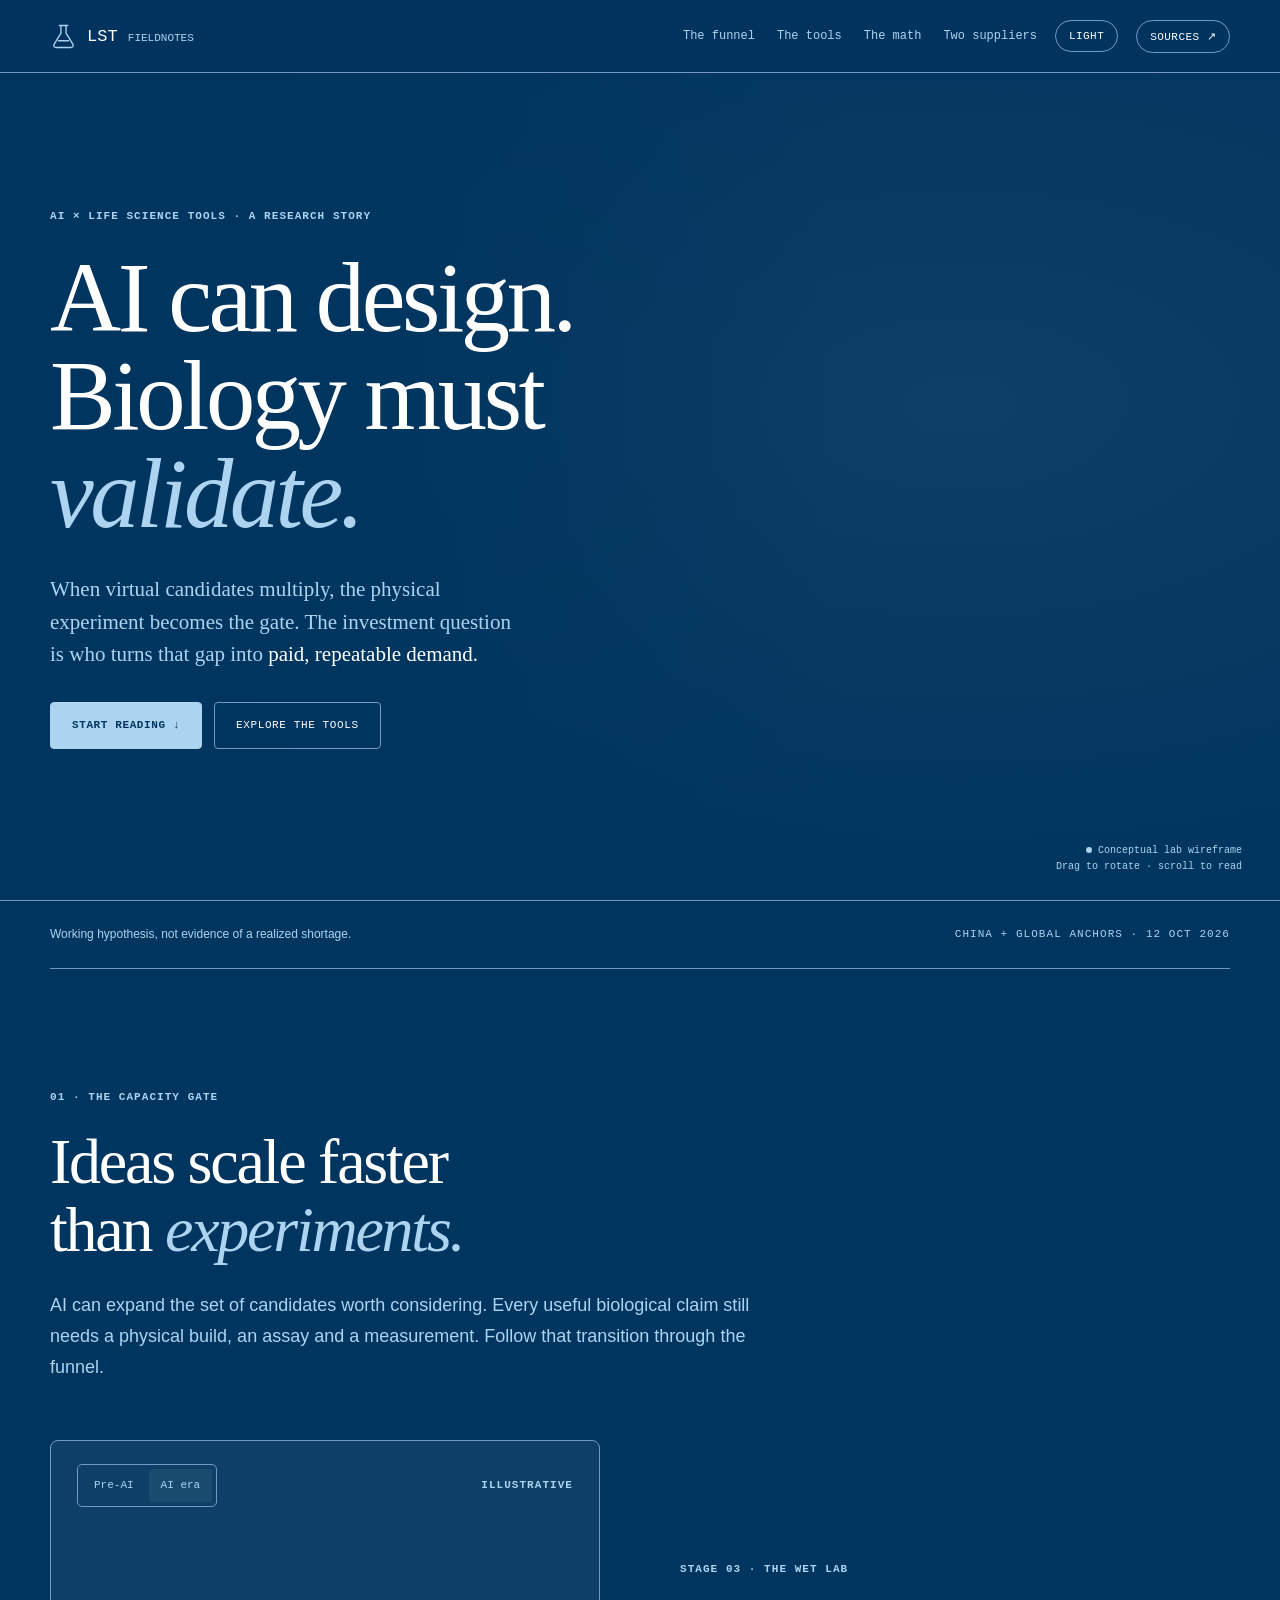
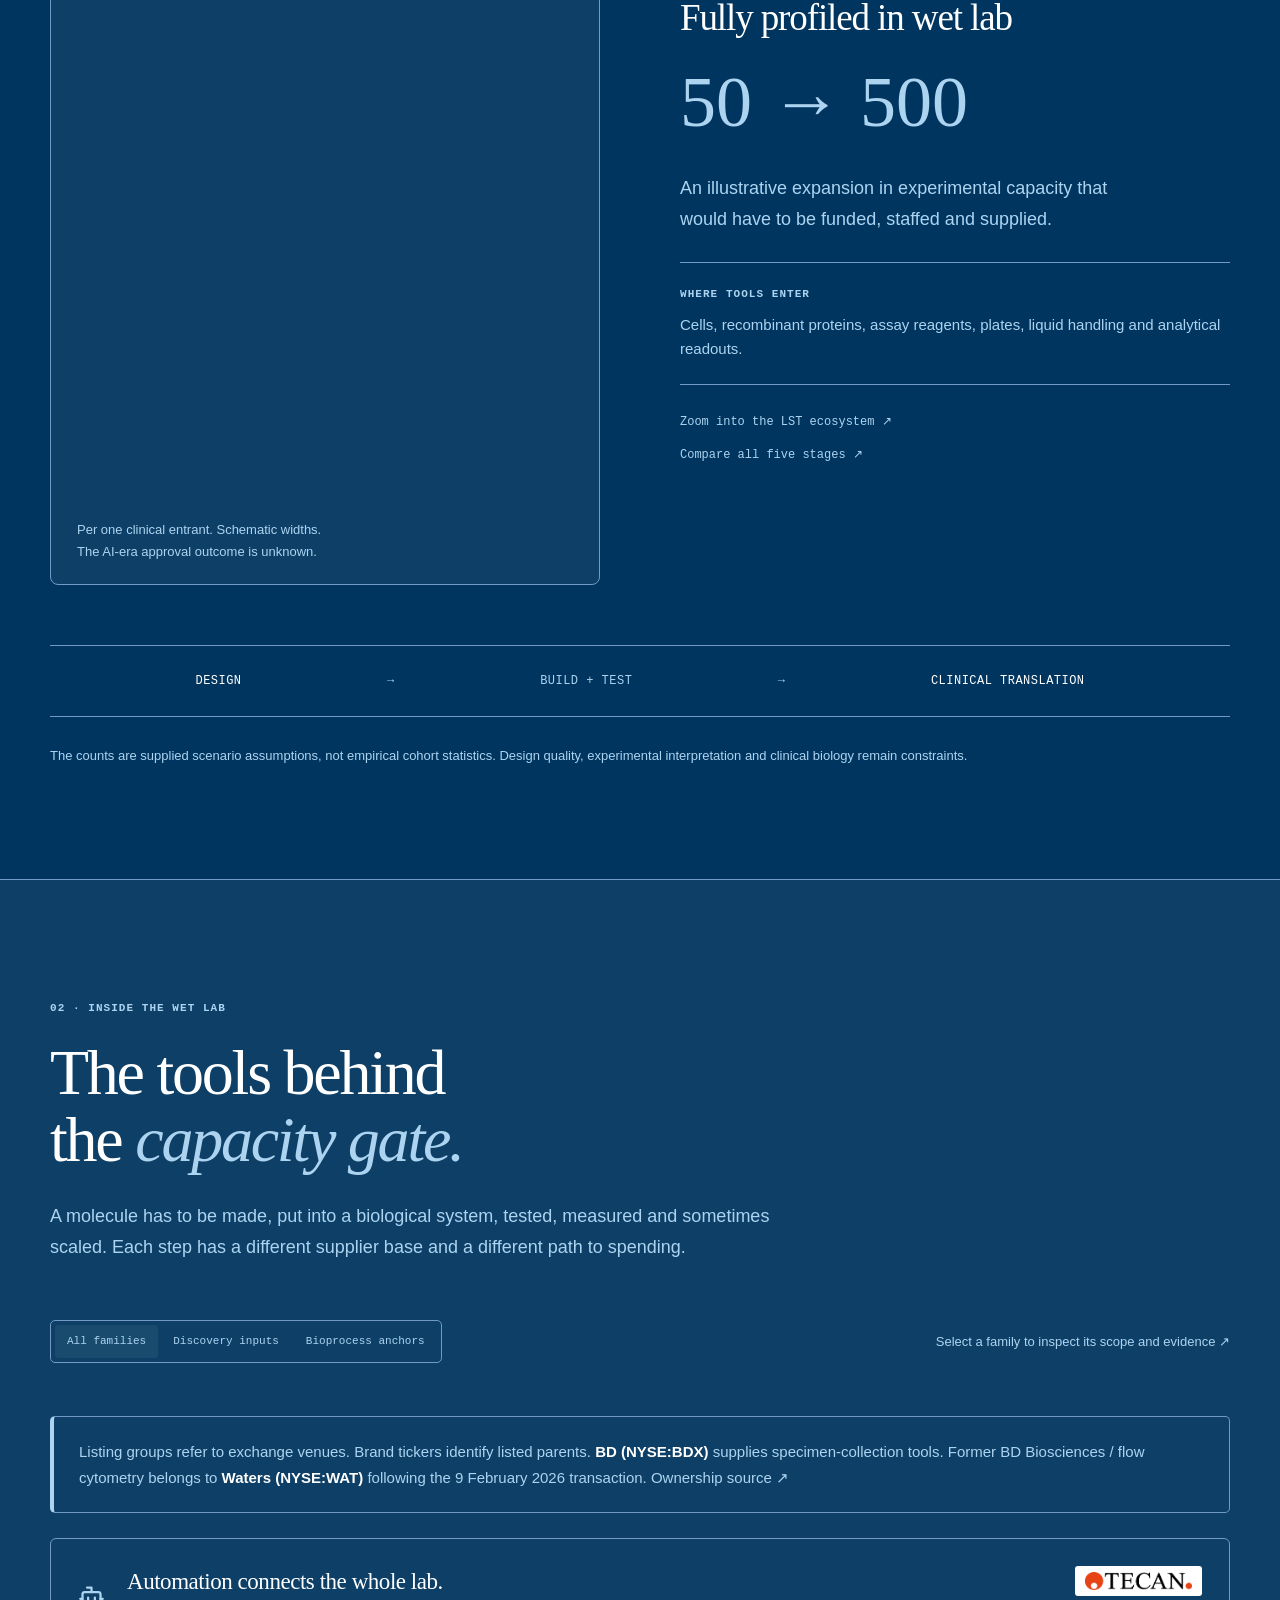
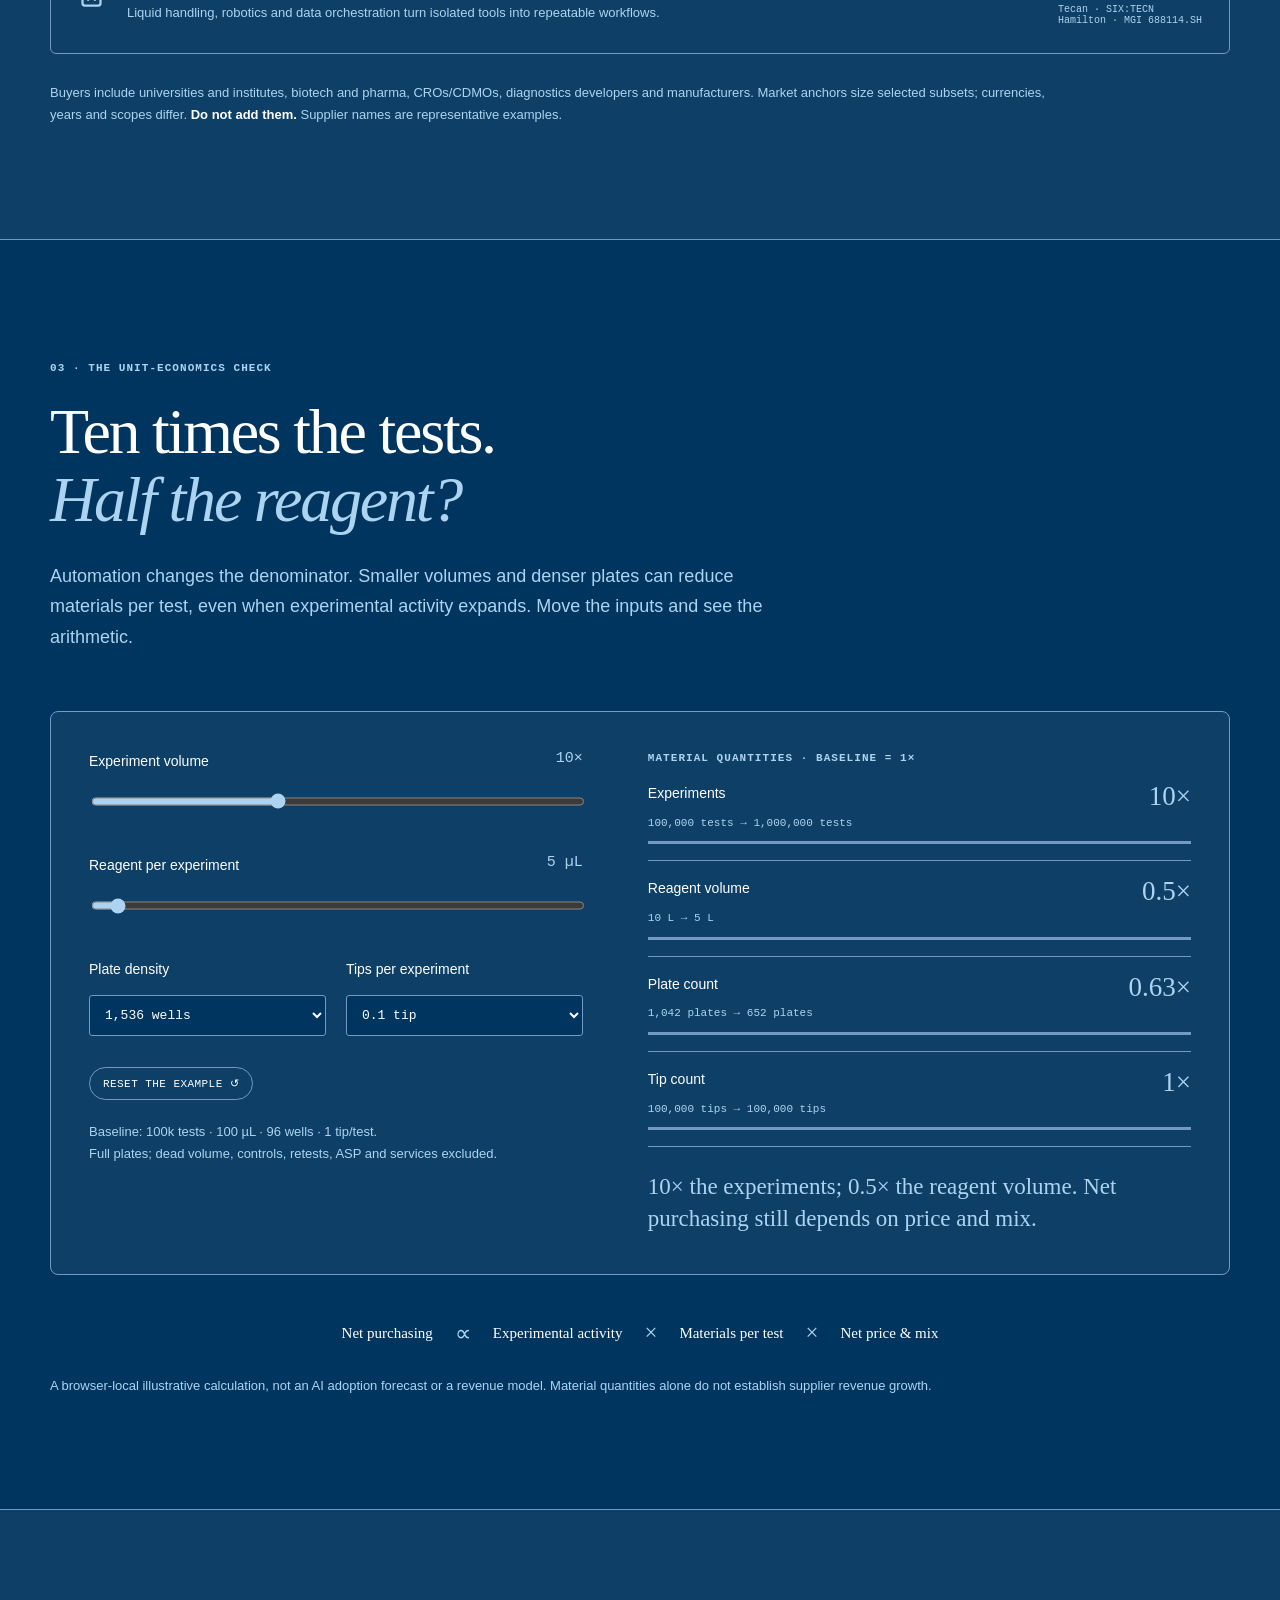
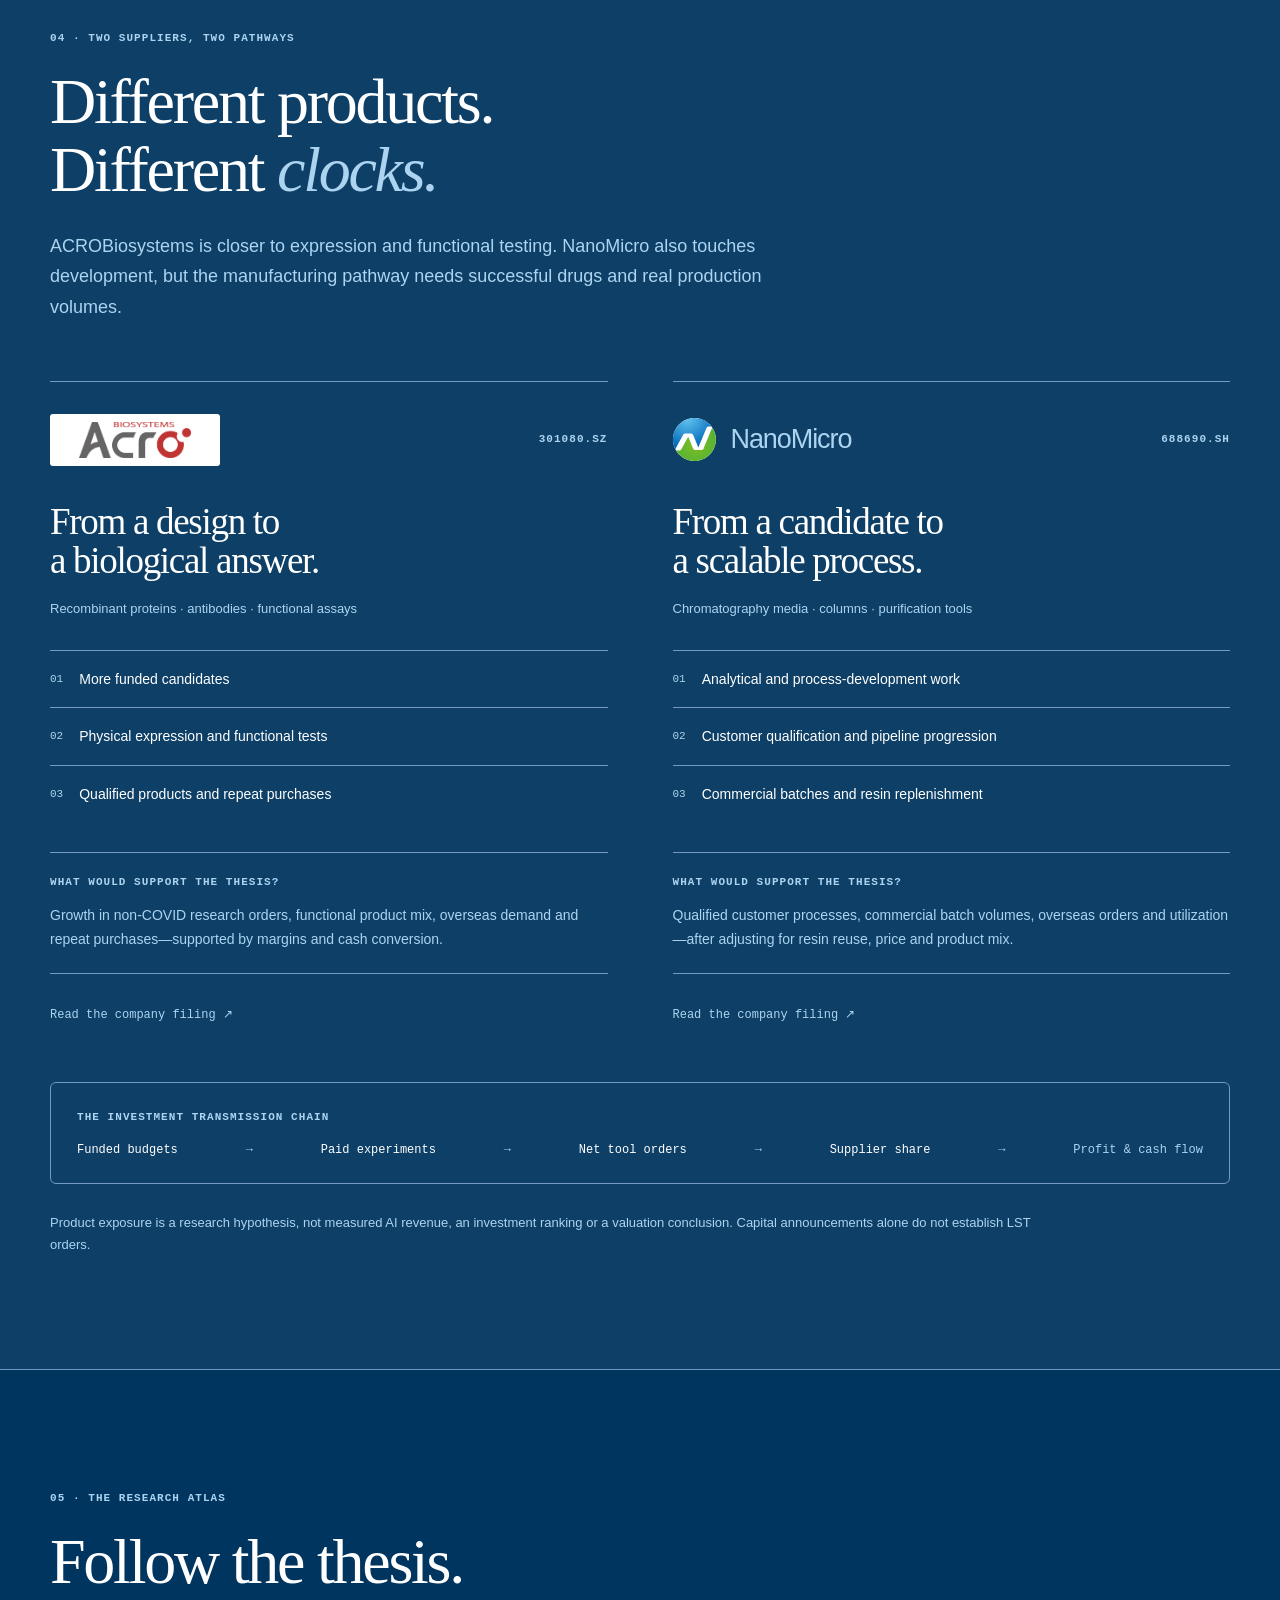
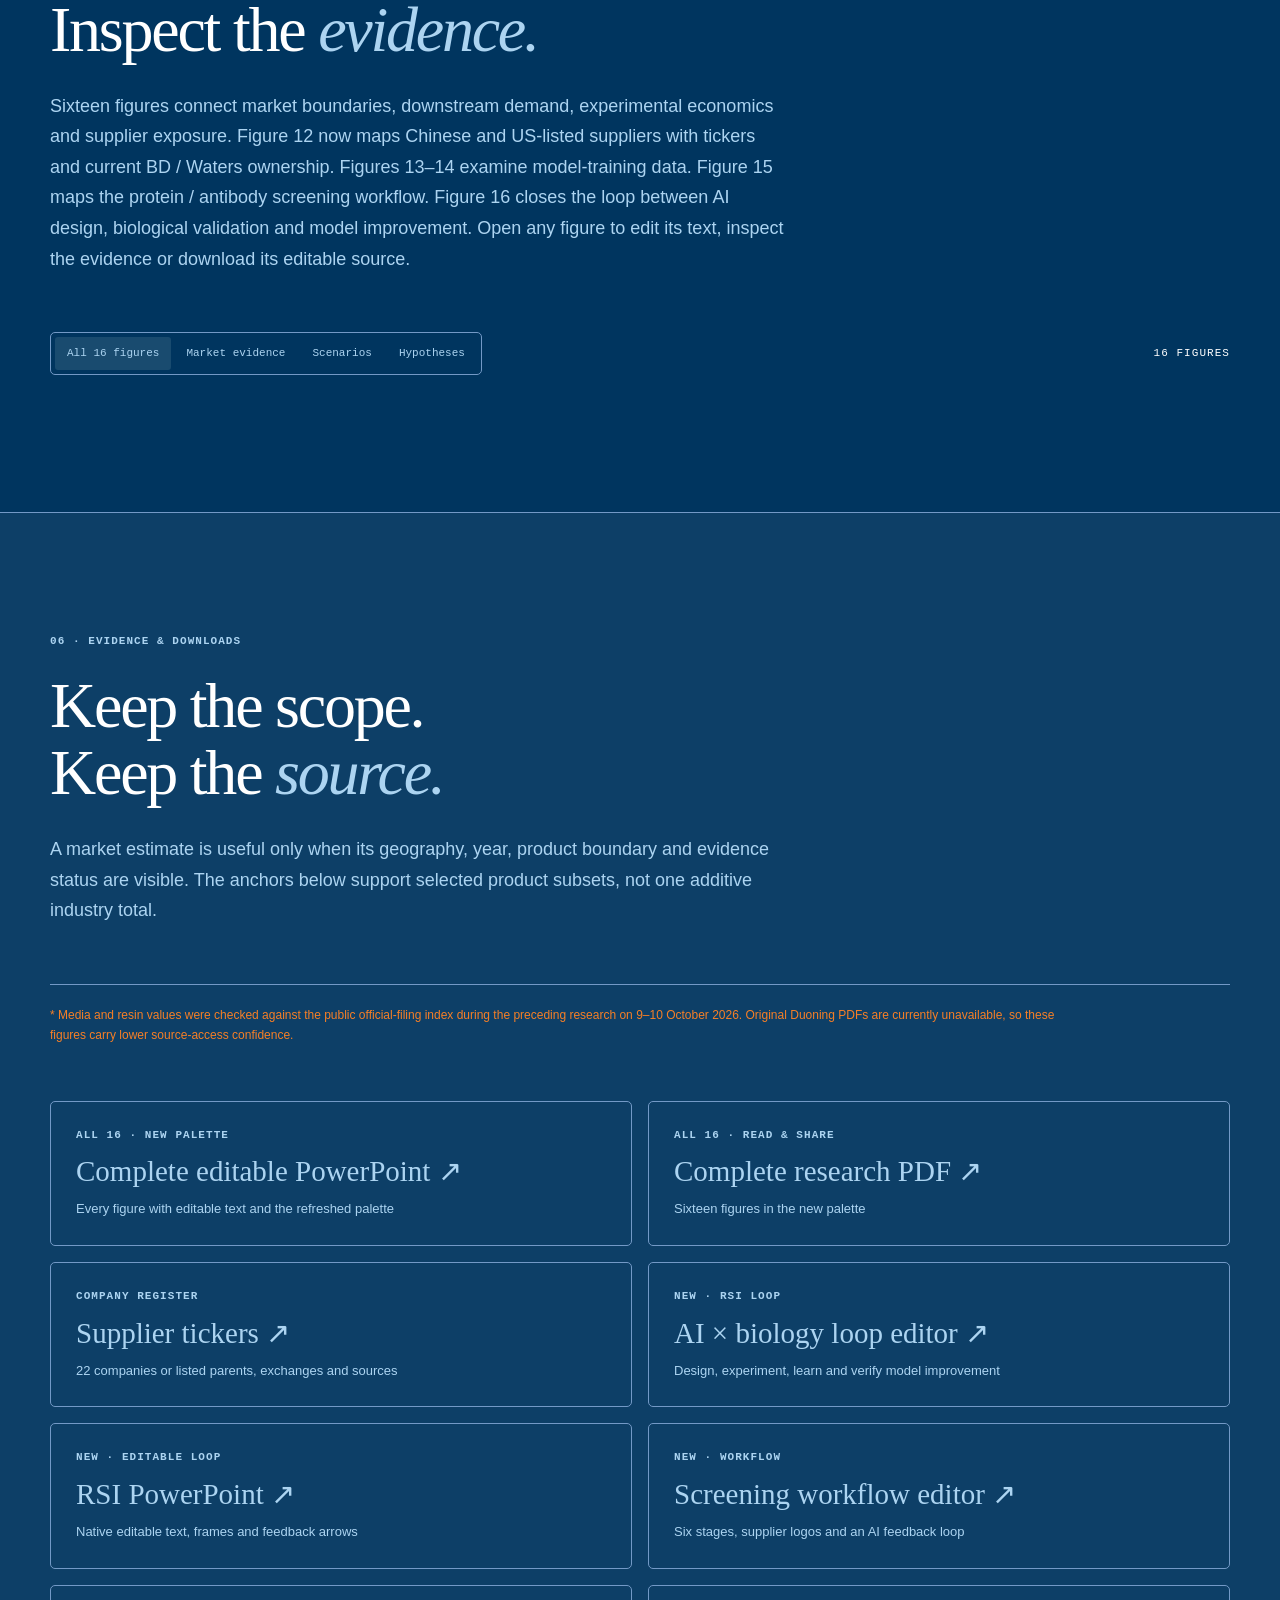
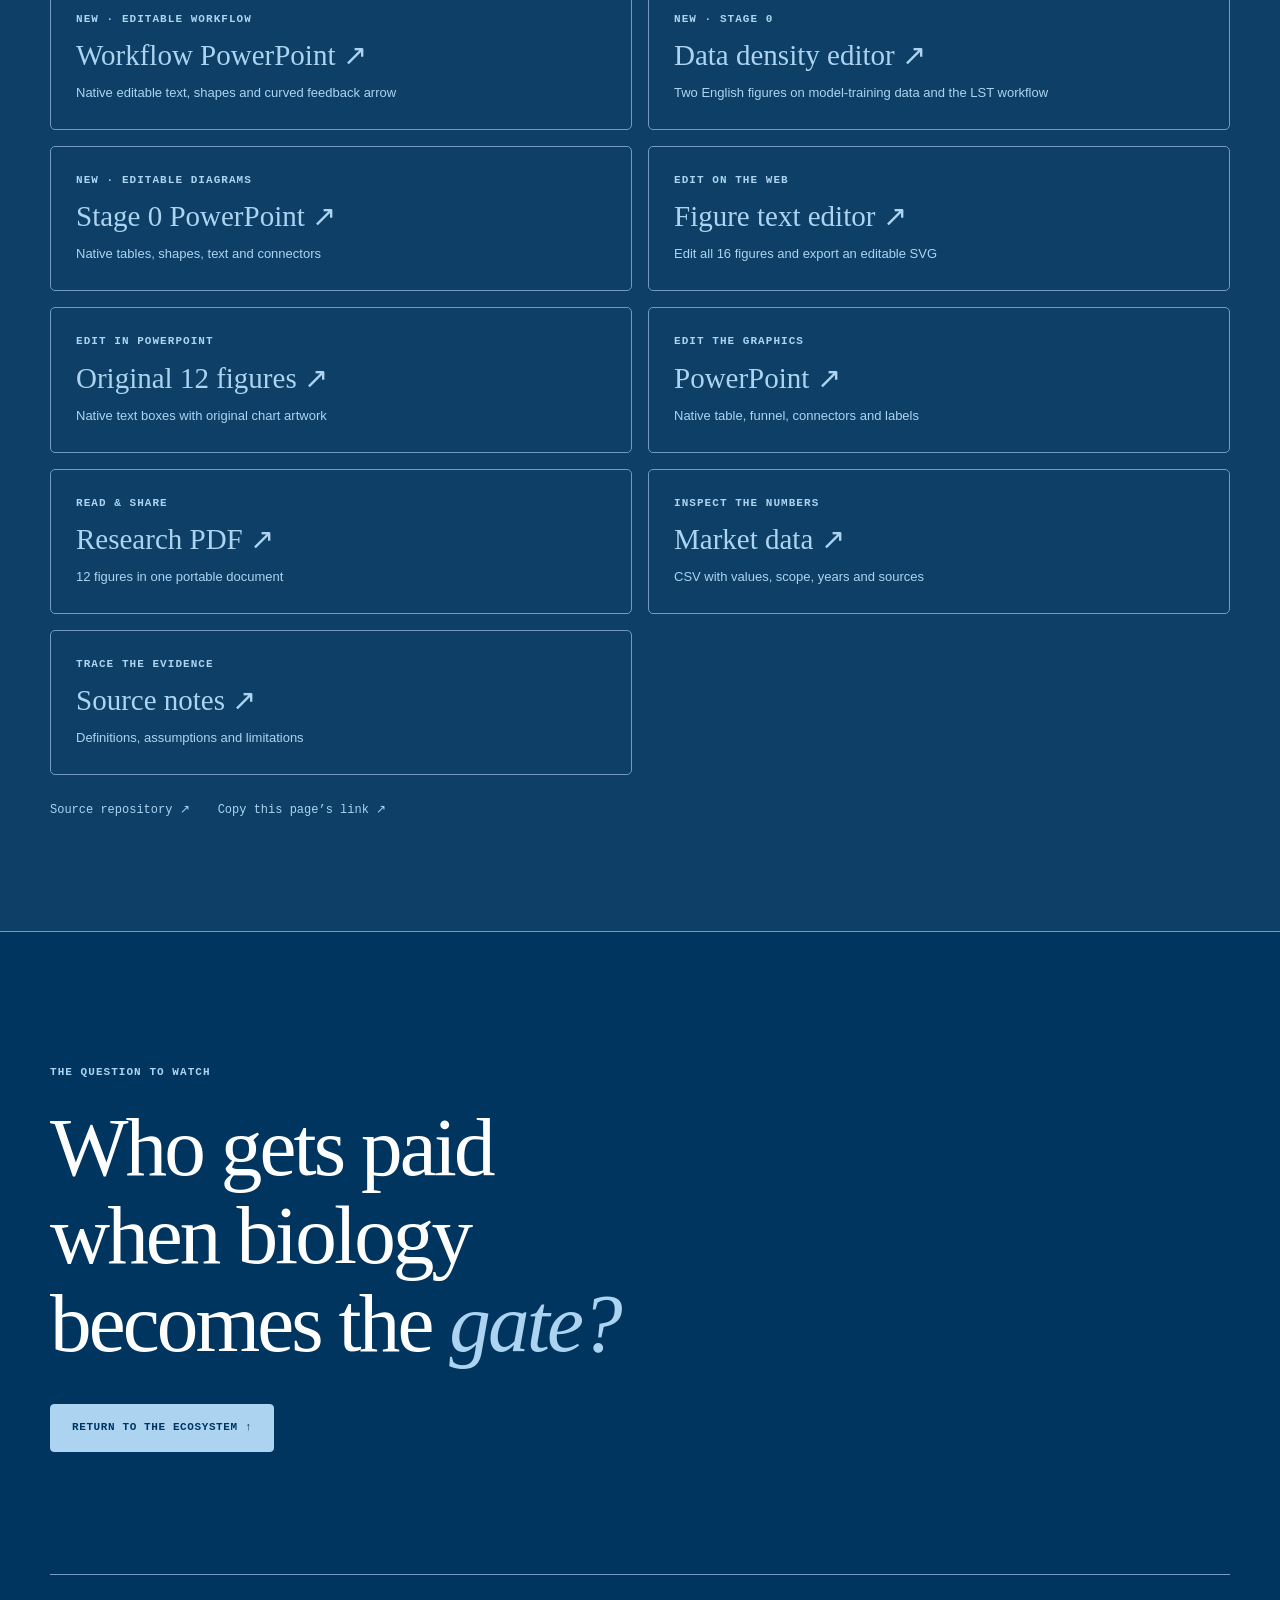
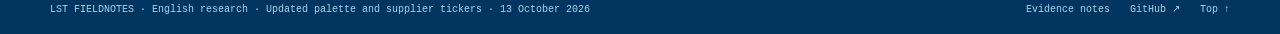
<file: index.html>
<!doctype html><html lang="en"><meta charset="utf-8"><meta name="viewport" content="width=device-width,initial-scale=1"><title>LST Fieldnotes — AI and Life Science Tools</title><meta http-equiv="refresh" content="0;url=./v2/"><link rel="canonical" href="https://wizardzxx-tech.github.io/chart/v2/"><body><p><a href="./v2/">Open LST Fieldnotes — AI and Life Science Tools</a></p></body></html>
</file>
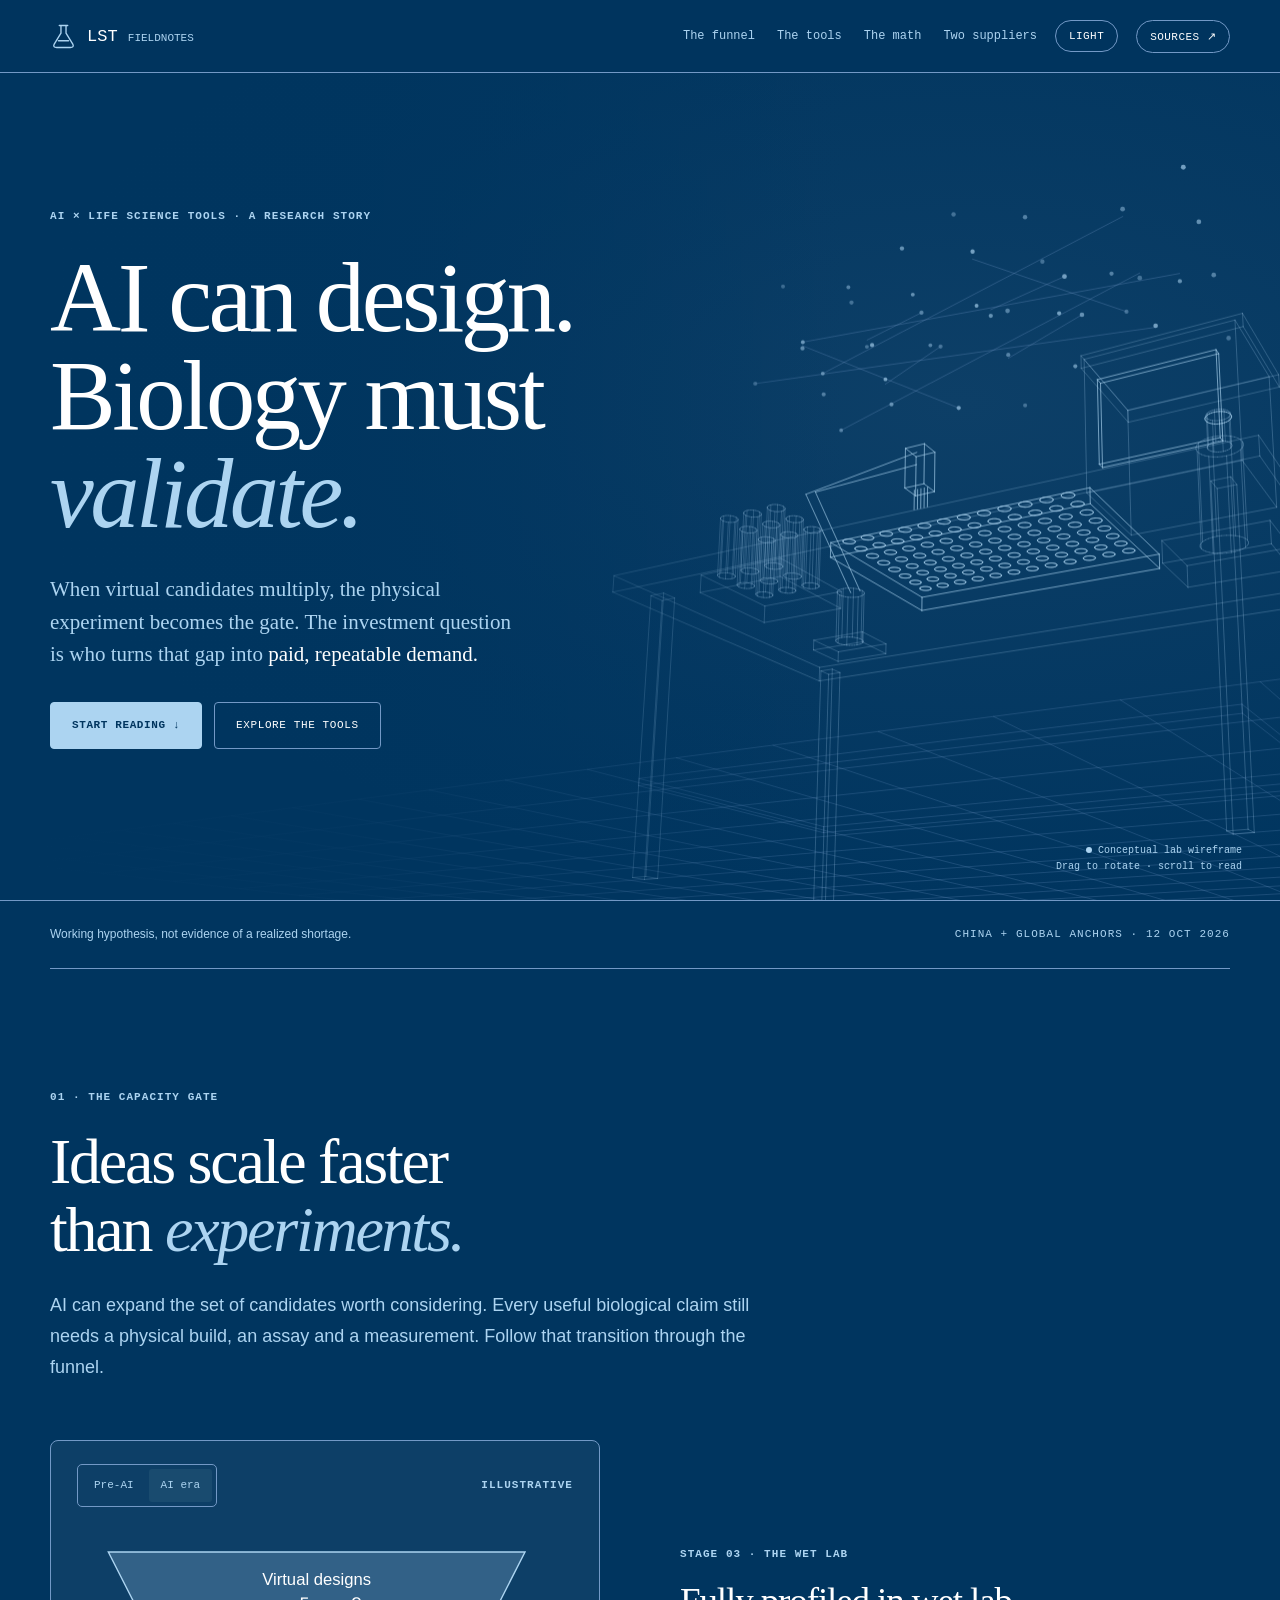
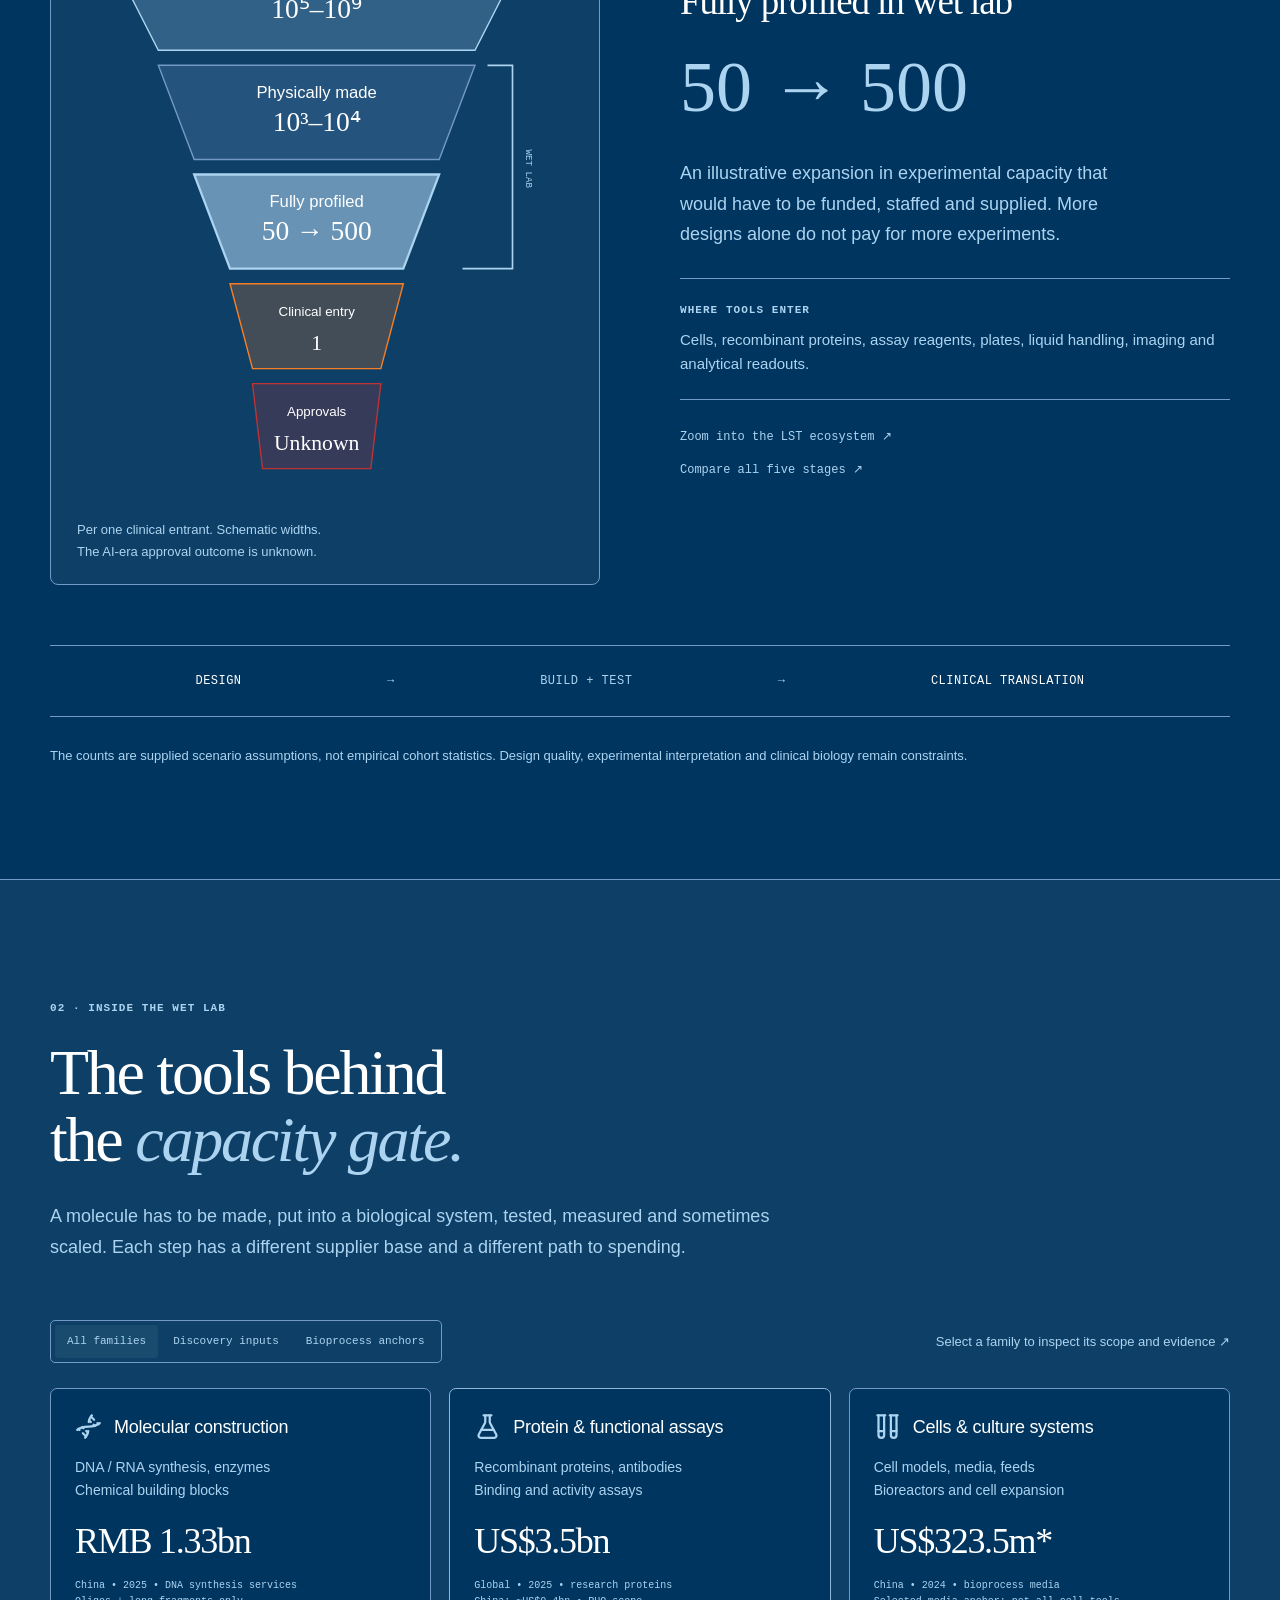
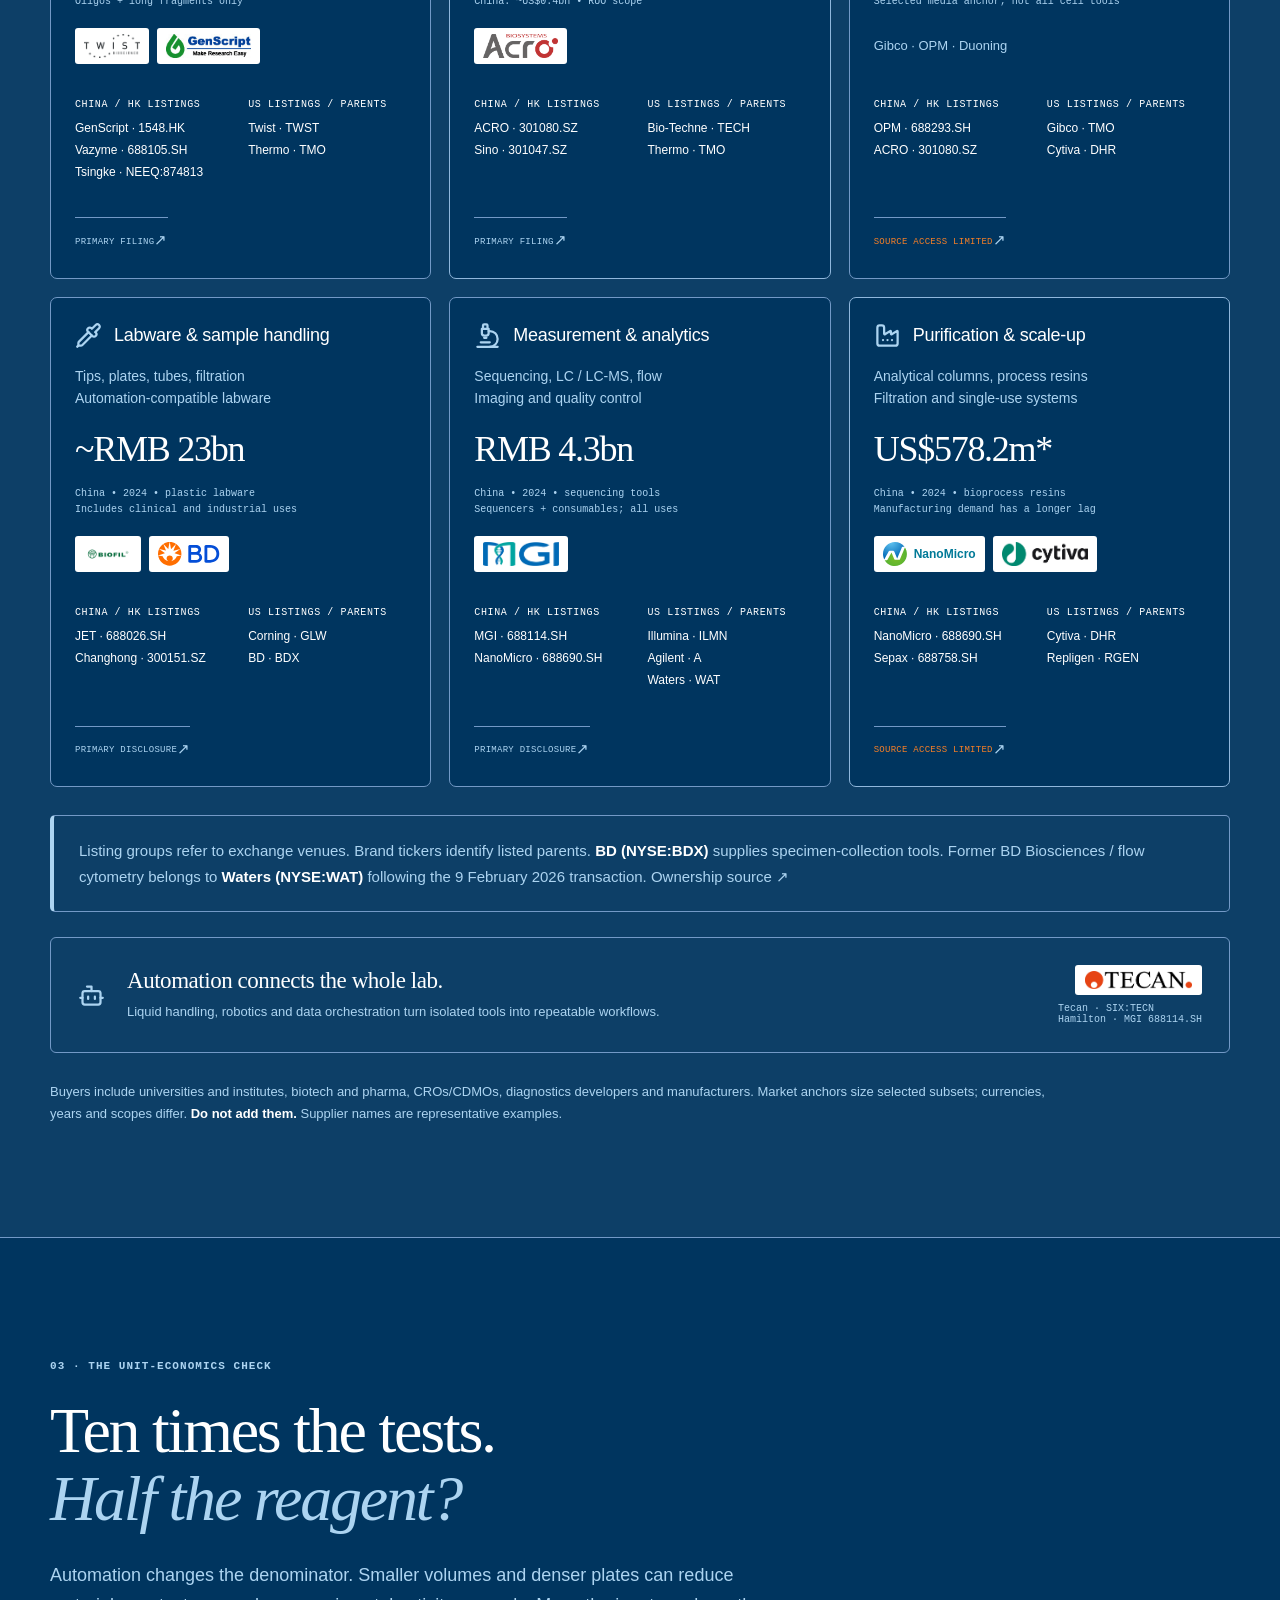
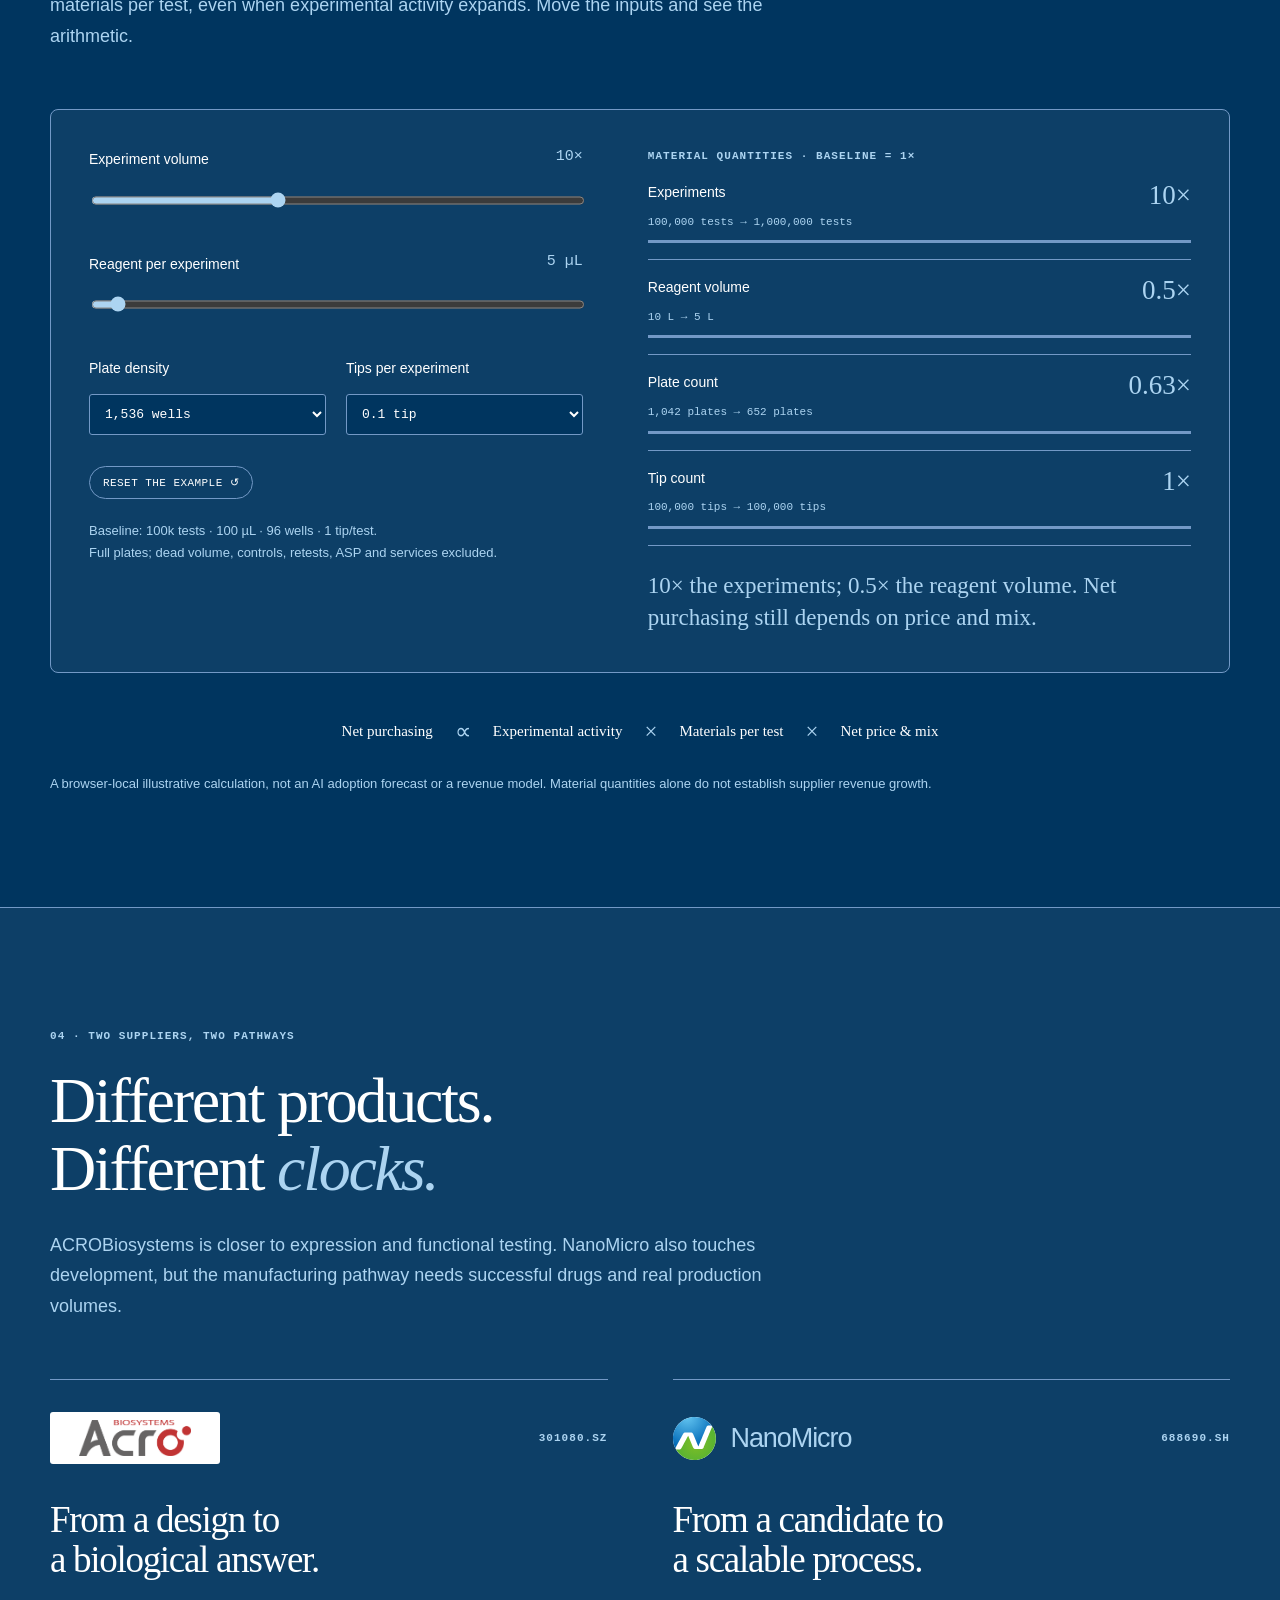
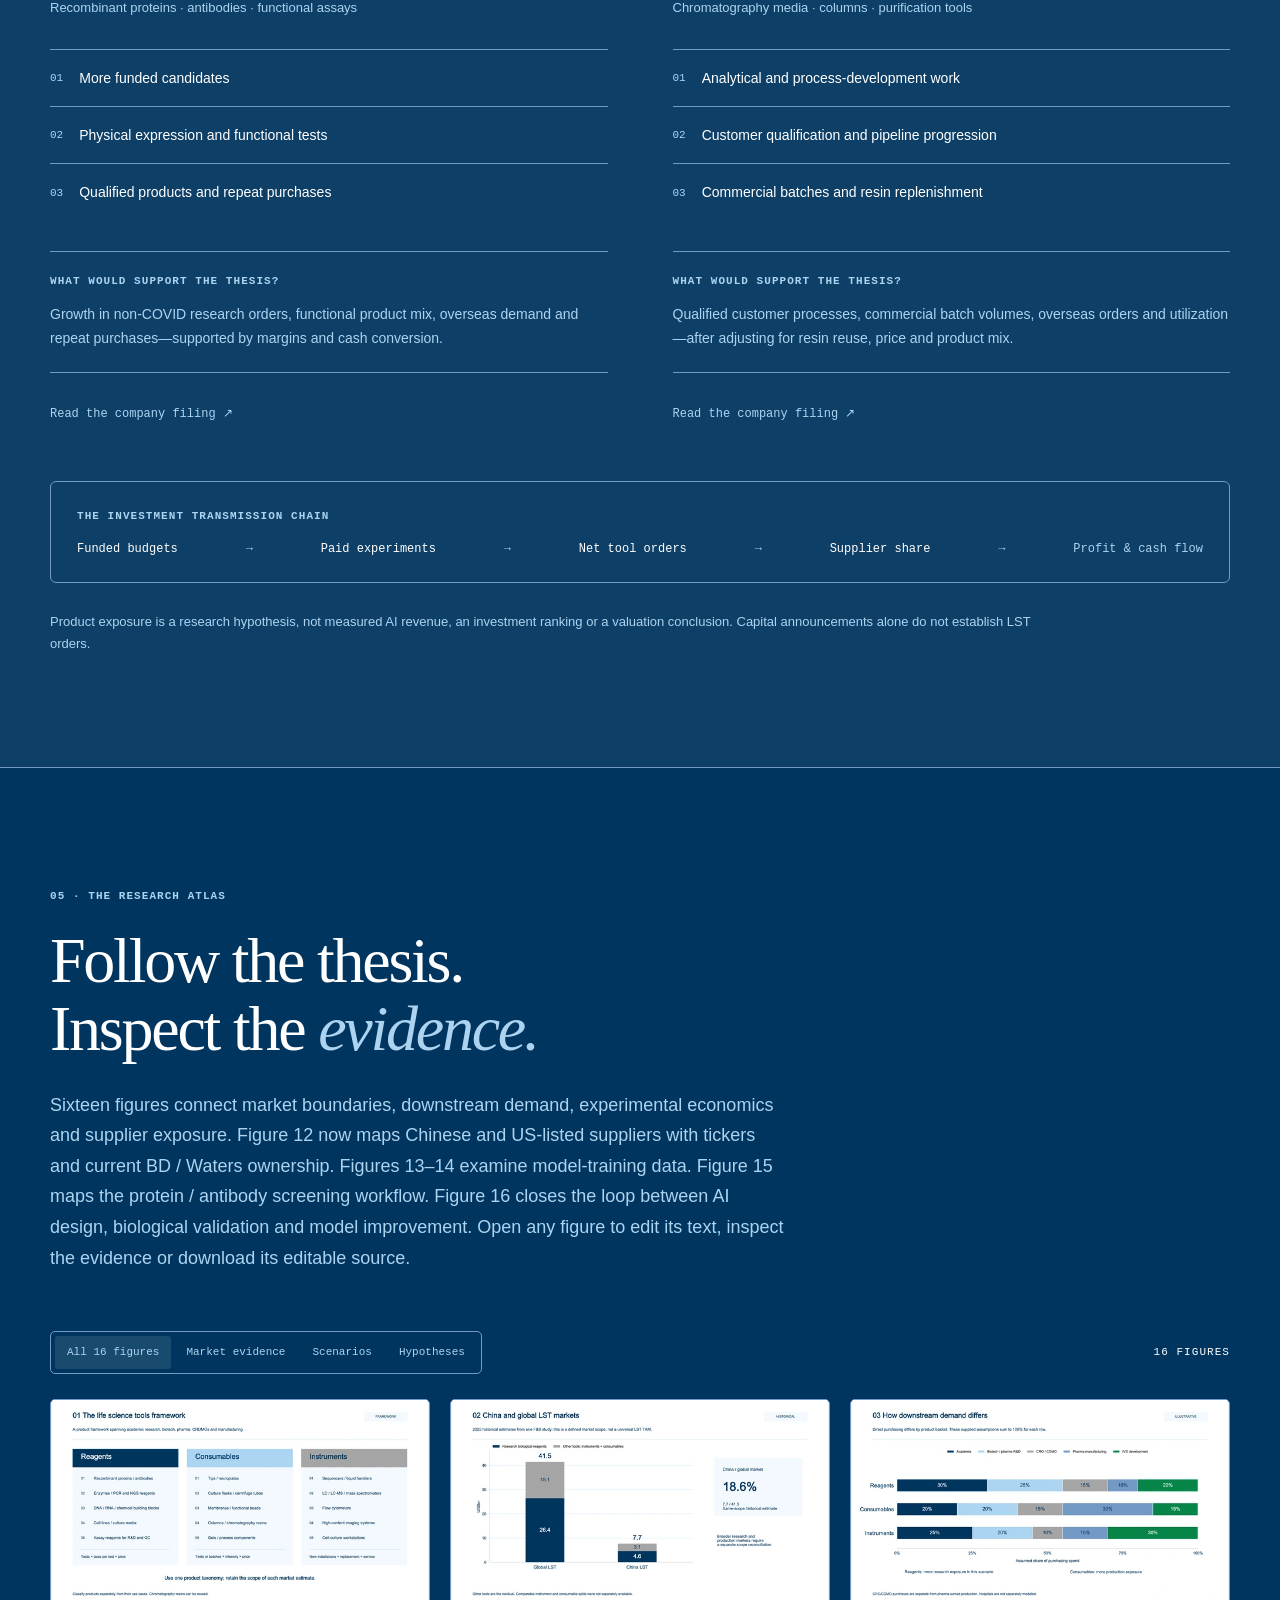
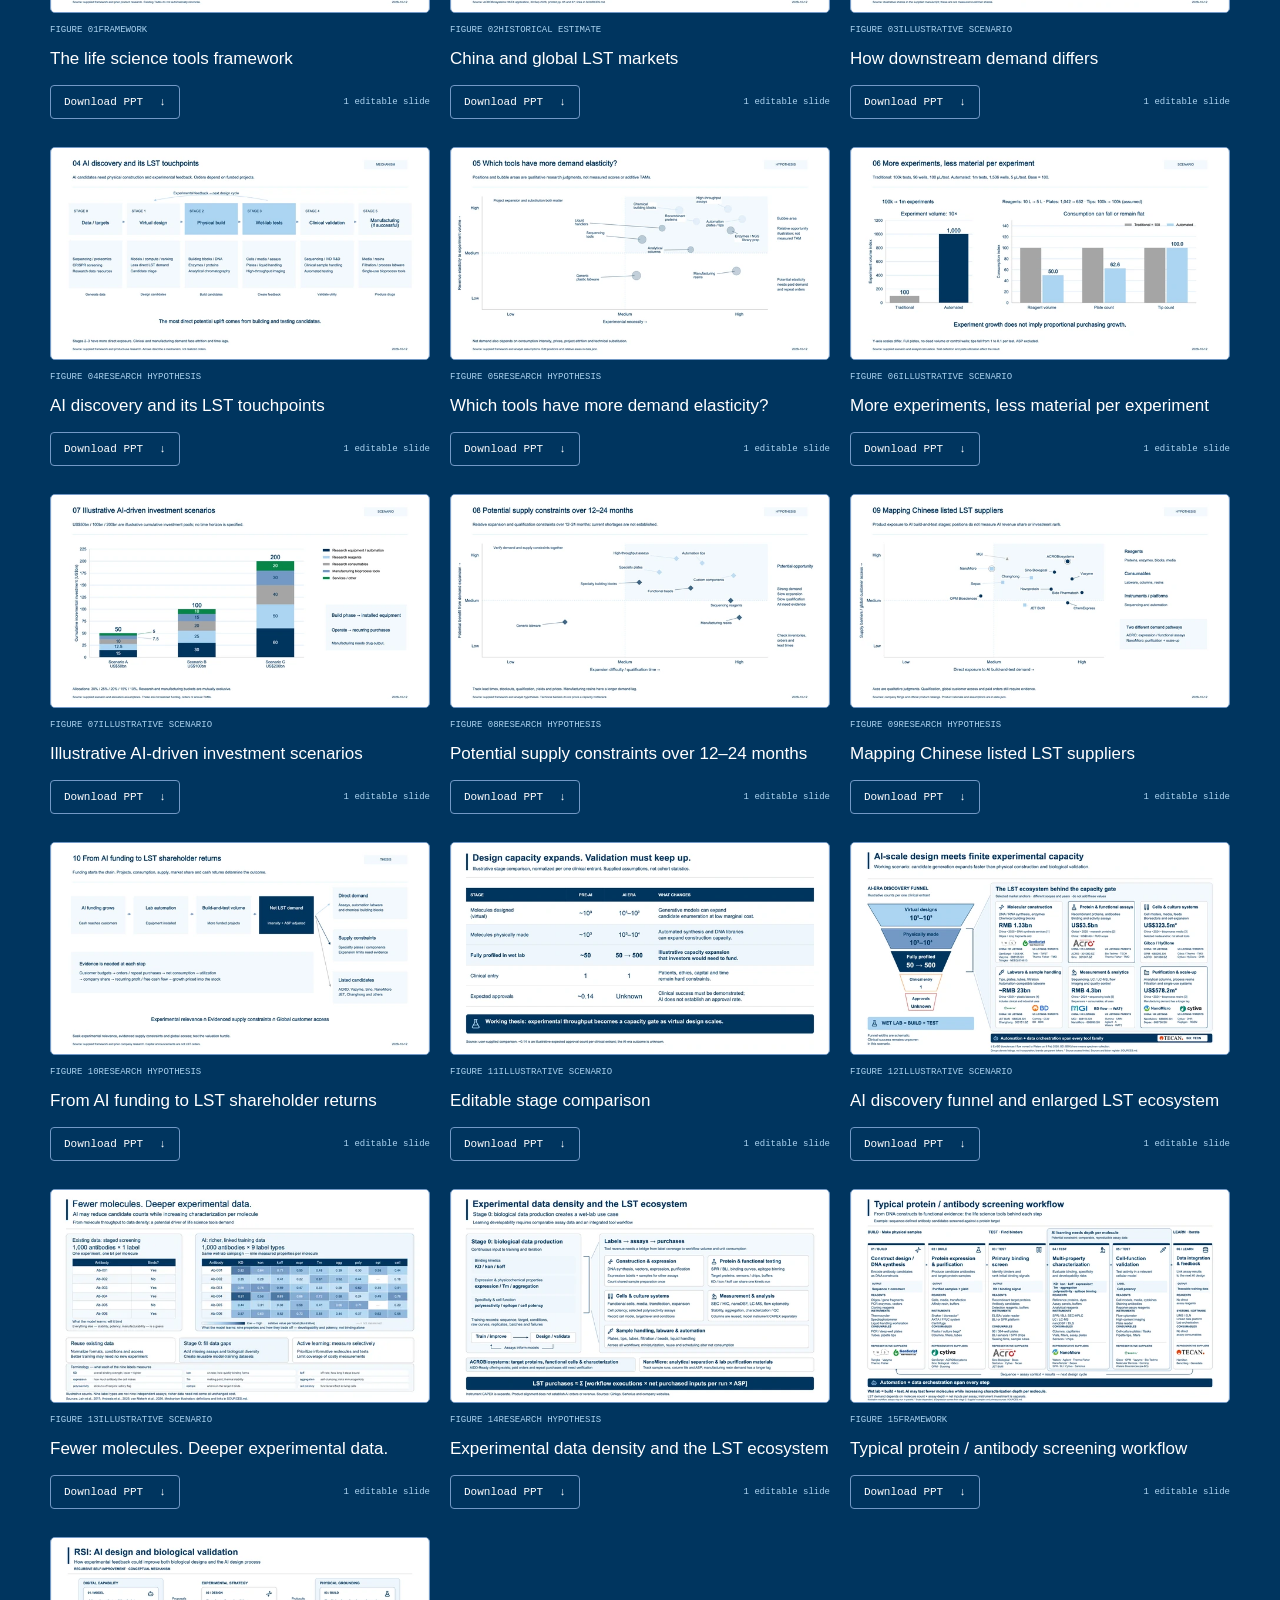
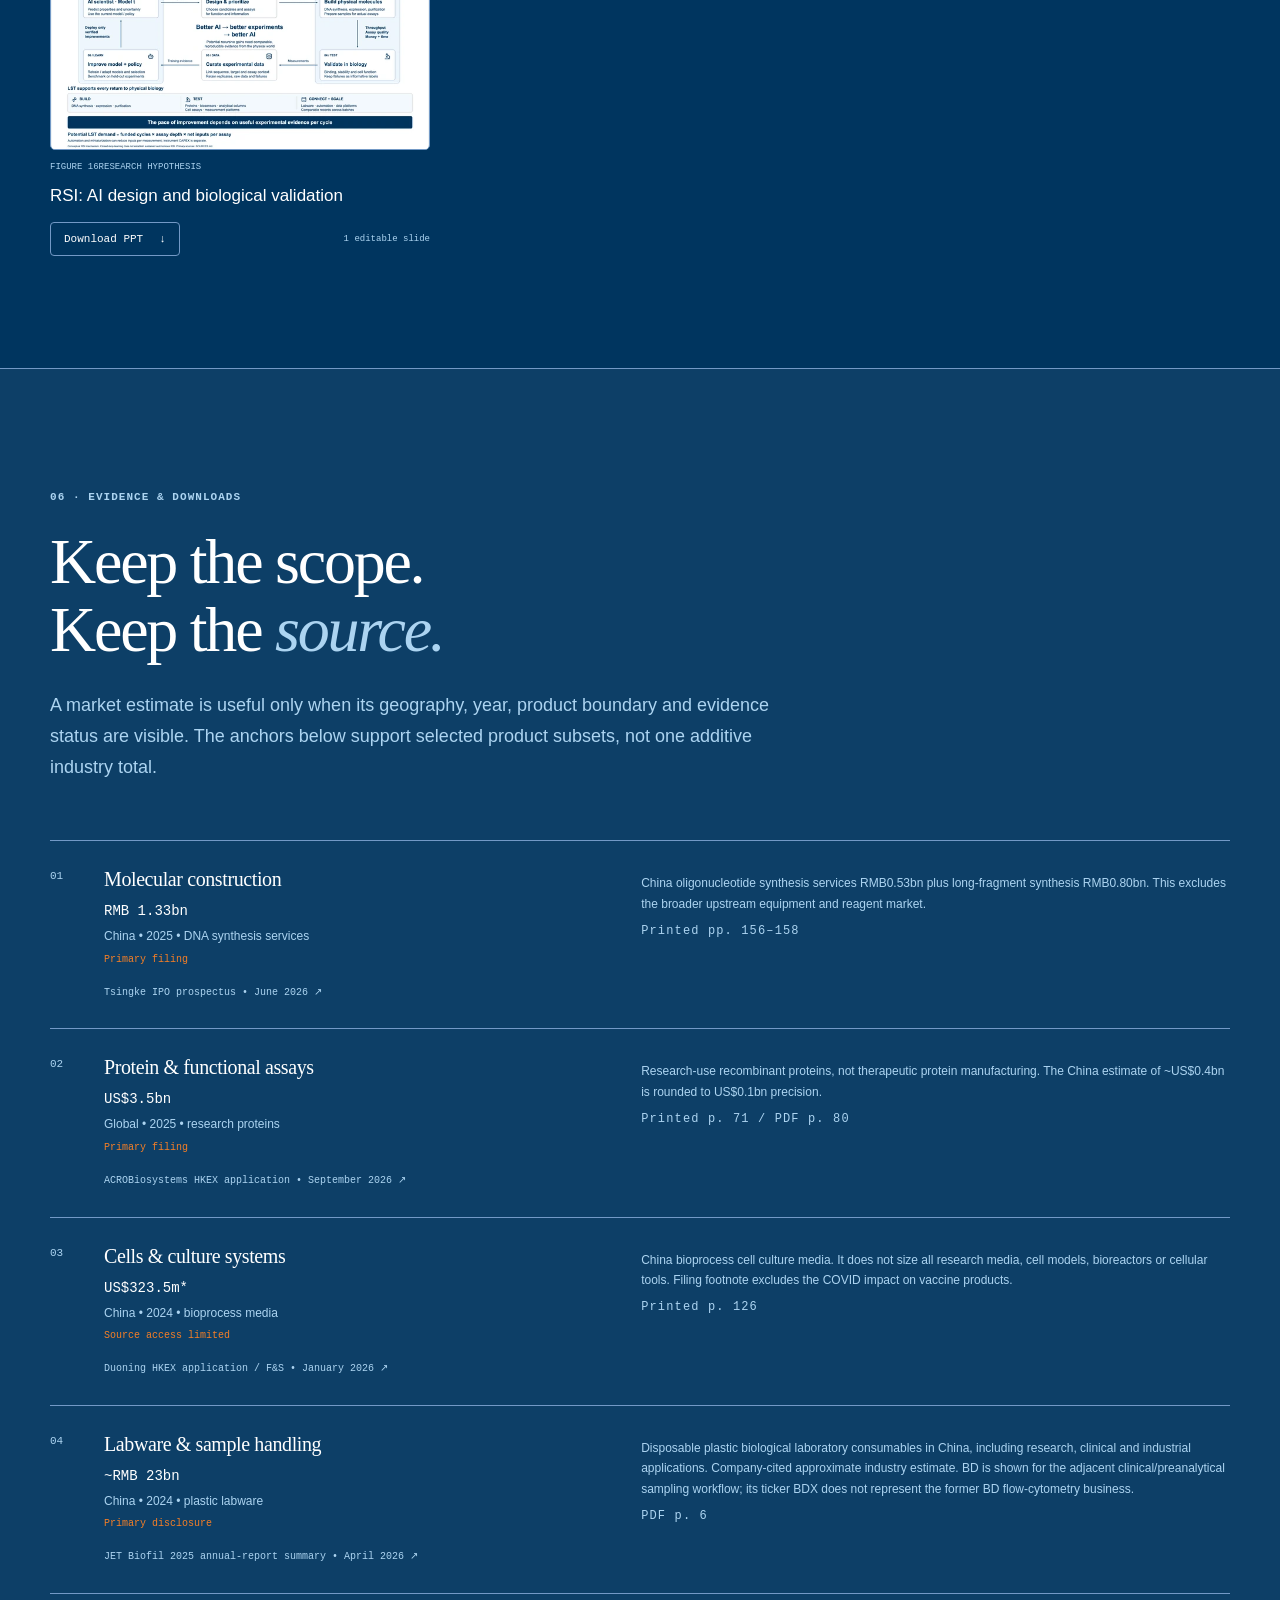
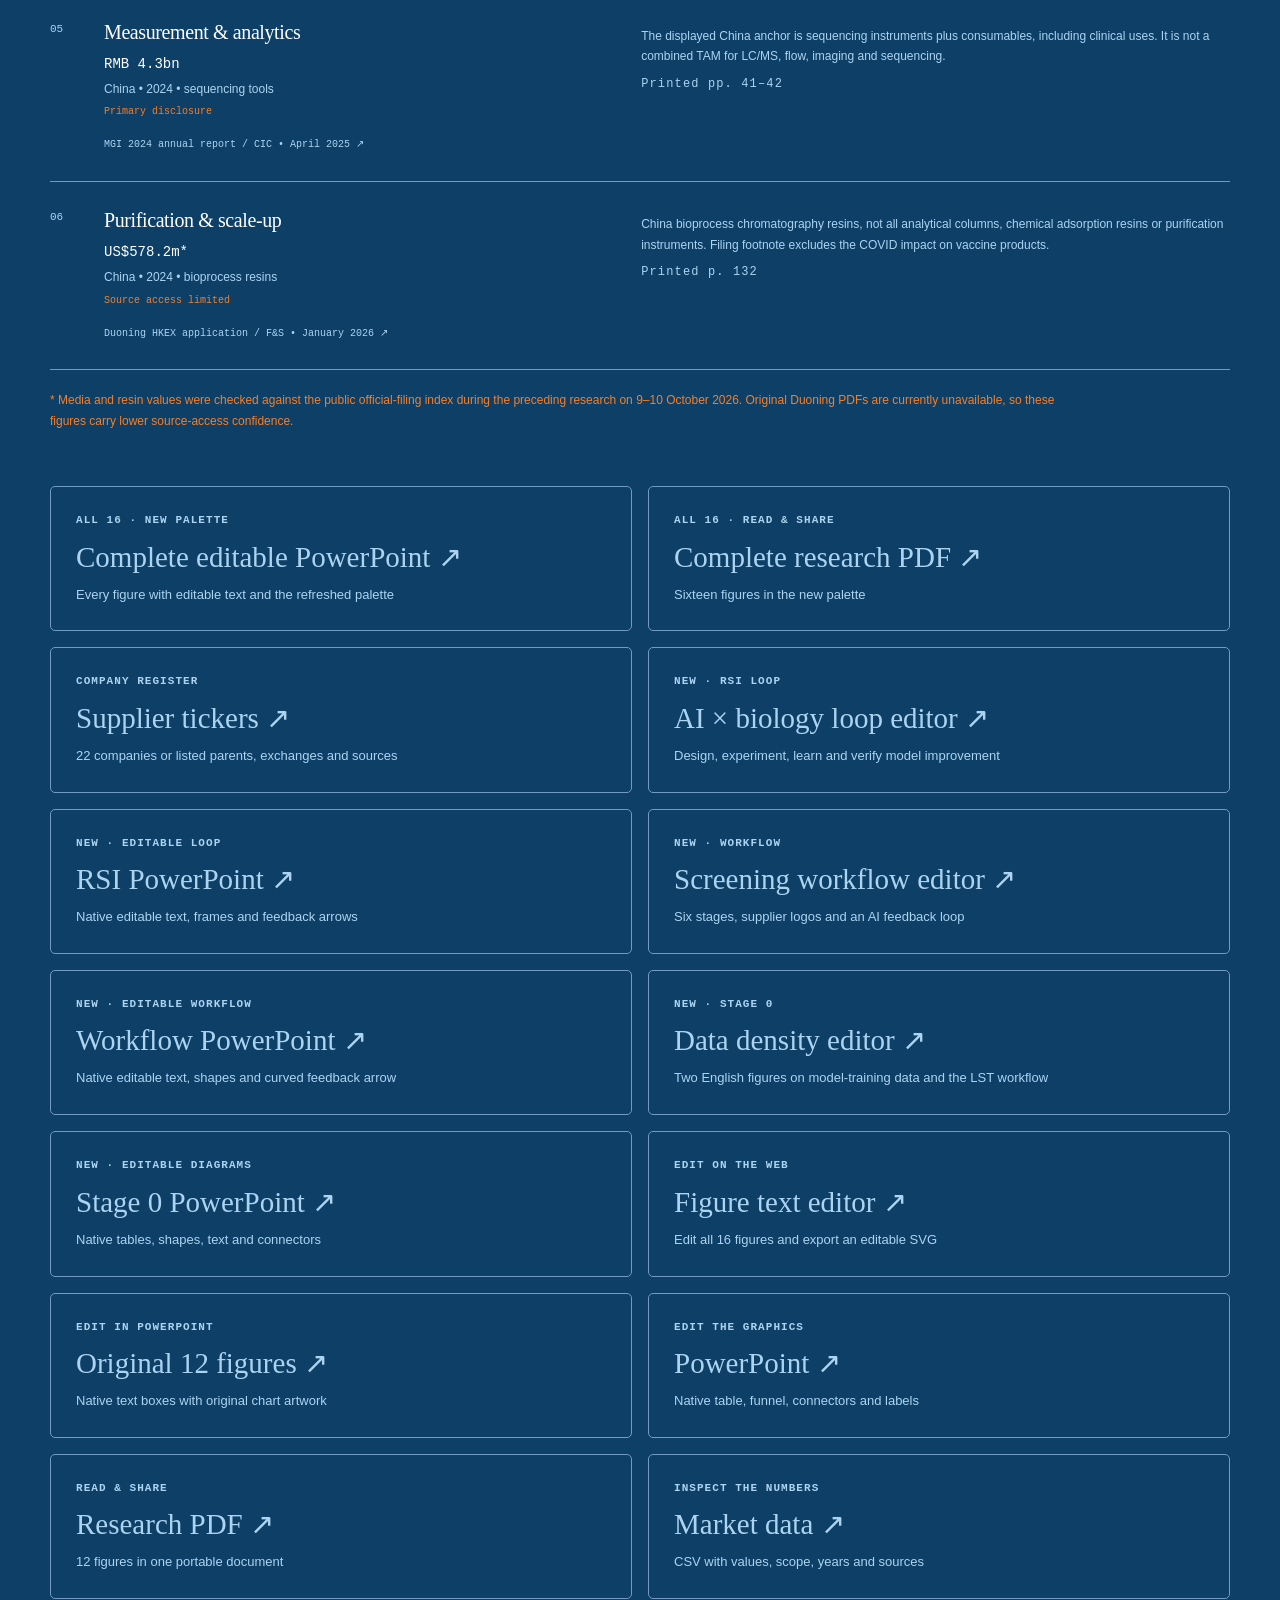
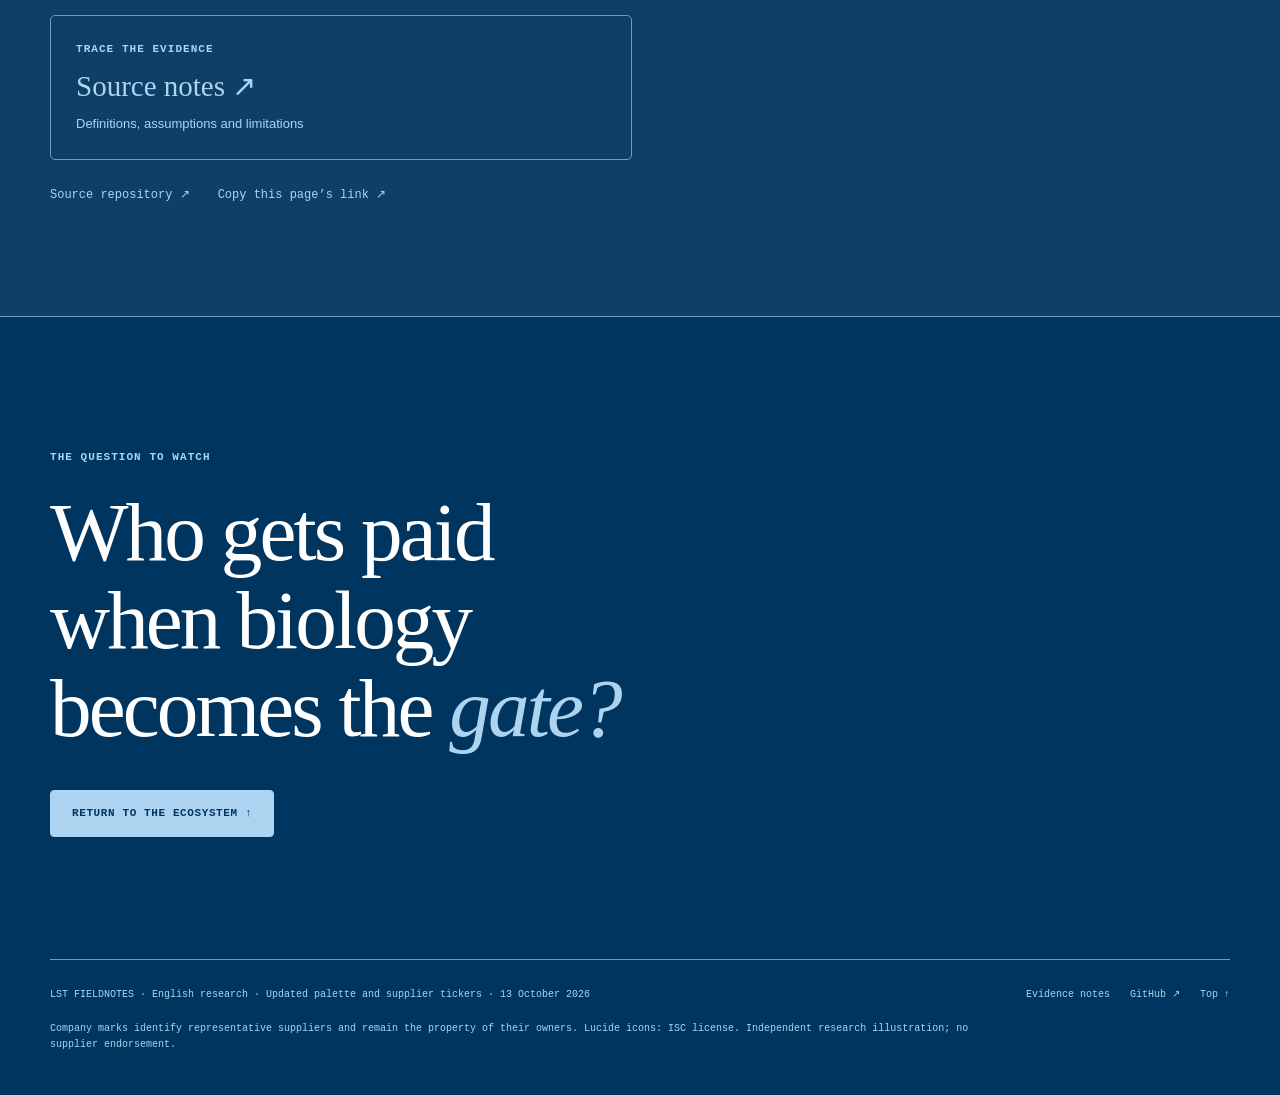
<file: v2/index.html>
<!doctype html>
<html lang="en" data-theme="dark">
<head>
<meta charset="utf-8"><meta name="viewport" content="width=device-width,initial-scale=1">
<title>The Wet-Lab Bottleneck — AI & Life Science Tools</title>
<meta name="description" content="An interactive research story on AI discovery, finite experimental capacity and the life science tools ecosystem. Explore suppliers, sourced market anchors and illustrative demand scenarios.">
<meta property="og:title" content="The Wet-Lab Bottleneck — AI & Life Science Tools"><meta property="og:description" content="When ideas scale, experiments set the pace. An interactive research story."><meta property="og:type" content="website"><meta property="og:url" content="https://wizardzxx-tech.github.io/chart/v2/"><link rel="canonical" href="https://wizardzxx-tech.github.io/chart/v2/"><meta property="og:image" content="https://wizardzxx-tech.github.io/chart/v2/research/png/12_ai_funnel_lst_ecosystem.png">
<link rel="icon" href="favicon.svg" type="image/svg+xml"><link rel="stylesheet" href="site.css?v=single-ppt-v1-20261013">
<script>try{const t=localStorage.getItem('lst-theme');if(t==='light')document.documentElement.dataset.theme=t}catch(e){}</script>
<script type="module" src="site.js?v=single-ppt-v1-20261013"></script>
</head>
<body>
<a class="skip" href="#funnel">Skip to the research</a><div class="reading-progress" aria-hidden="true"><i id="reading-progress"></i></div>
<header class="topbar"><div class="wrap topbar-inner"><a class="brand" href="#top" aria-label="LST Fieldnotes home"><svg viewBox="0 0 32 32" aria-hidden="true"><path d="M11 3h10M13 3v9L5 25q-2 4 3 4h16q5 0 3-4l-8-13V3M10 21h12"/></svg><span>LST <b>FIELDNOTES</b></span></a><nav aria-label="Main navigation"><a href="#funnel">The funnel</a><a href="#ecosystem">The tools</a><a href="#economics">The math</a><a href="#companies">Two suppliers</a></nav><button class="pill" id="theme-toggle" type="button" aria-label="Switch to light theme">Light</button><a class="pill" href="#sources">Sources ↗</a><details class="mobile-menu"><summary aria-label="Open section navigation">Menu</summary><nav><a href="#funnel">The funnel</a><a href="#ecosystem">The tools</a><a href="#economics">The math</a><a href="#companies">Two suppliers</a><a href="#atlas">Research atlas</a><a href="#sources">Sources & downloads</a></nav></details></div></header>
<aside class="section-rail" aria-label="Article contents"><a href="#funnel"><b>01</b>The funnel</a><a href="#ecosystem"><b>02</b>Inside the wet lab</a><a href="#economics"><b>03</b>More tests, less material</a><a href="#companies"><b>04</b>Two suppliers</a><a href="#atlas"><b>05</b>The research atlas</a><a href="#sources"><b>06</b>Evidence & downloads</a></aside>
<main id="top">
<section class="hero"><canvas id="lab-world" aria-label="Interactive conceptual wireframe of a laboratory bench" role="img"></canvas><div class="hero-shade"></div><div class="wrap hero-content"><p class="eyebrow">AI × LIFE SCIENCE TOOLS · A RESEARCH STORY</p><h1>AI can design.<br>Biology must<br><em>validate.</em></h1><p class="hero-deck">When virtual candidates multiply, the physical experiment becomes the gate. The investment question is who turns that gap into <strong>paid, repeatable demand.</strong></p><div class="hero-actions"><a class="button primary" href="#funnel">Start reading ↓</a><a class="button" href="#ecosystem">Explore the tools</a></div></div><div class="hero-caption"><span class="status-dot"></span>Conceptual lab wireframe<br><span>Drag to rotate · scroll to read</span></div></section>
<div class="context-strip wrap"><p>Working hypothesis, not evidence of a realized shortage.</p><p class="mono">CHINA + GLOBAL ANCHORS · 12 OCT 2026</p></div>
<section class="section wrap" id="funnel" data-nav><header class="section-head"><p class="eyebrow">01 · THE CAPACITY GATE</p><h2>Ideas scale faster<br>than <em>experiments.</em></h2><p>AI can expand the set of candidates worth considering. Every useful biological claim still needs a physical build, an assay and a measurement. Follow that transition through the funnel.</p></header><div class="funnel-layout"><div class="funnel-stage"><div class="stage-toolbar"><div class="segmented" role="group" aria-label="Discovery scenario"><button data-era="pre" aria-pressed="false">Pre-AI</button><button data-era="ai" aria-pressed="true">AI era</button></div><span class="eyebrow">ILLUSTRATIVE</span></div><svg id="discovery-funnel" viewBox="0 0 540 690" role="group" aria-label="Illustrative discovery funnel; select a stage"></svg><p class="small-note">Per one clinical entrant. Schematic widths.<br>The AI-era approval outcome is unknown.</p></div><div class="stage-explainer"><p class="eyebrow" id="stage-number">STAGE 03 · THE WET LAB</p><h3 id="stage-title">Fully profiled in wet lab</h3><div class="stage-count" id="stage-count">50 → 500</div><p id="stage-description">An illustrative expansion in experimental capacity that would have to be funded, staffed and supplied.</p><div class="stage-evidence"><p class="eyebrow">WHERE TOOLS ENTER</p><p id="stage-tools">Cells, recombinant proteins, assay reagents, plates, liquid handling and analytical readouts.</p></div><a class="text-link" href="#ecosystem">Zoom into the LST ecosystem ↗</a><button class="text-link" id="open-comparison" type="button">Compare all five stages ↗</button></div></div><div class="thesis-line"><span>DESIGN</span><span class="arrow">→</span><strong>BUILD + TEST</strong><span class="arrow">→</span><span>CLINICAL TRANSLATION</span></div><p class="caption">The counts are supplied scenario assumptions, not empirical cohort statistics. Design quality, experimental interpretation and clinical biology remain constraints.</p></section>
<section class="section ecosystem-section" id="ecosystem" data-nav><div class="wrap"><header class="section-head"><p class="eyebrow">02 · INSIDE THE WET LAB</p><h2>The tools behind<br>the <em>capacity gate.</em></h2><p>A molecule has to be made, put into a biological system, tested, measured and sometimes scaled. Each step has a different supplier base and a different path to spending.</p></header><div class="ecosystem-toolbar"><div class="segmented" role="group" aria-label="Filter tool families"><button data-family="all" aria-pressed="true">All families</button><button data-family="discovery" aria-pressed="false">Discovery inputs</button><button data-family="bioprocess" aria-pressed="false">Bioprocess anchors</button></div><span class="small-note">Select a family to inspect its scope and evidence ↗</span></div><div id="ecosystem-grid" class="ecosystem-grid" aria-live="polite"></div><p class="ownership-note">Listing groups refer to exchange venues. Brand tickers identify listed parents. <strong>BD (NYSE:BDX)</strong> supplies specimen-collection tools. Former BD Biosciences / flow cytometry belongs to <strong>Waters (NYSE:WAT)</strong> following the 9 February 2026 transaction. <a href="https://investors.bd.com/news-events/press-releases/detail/937/bd-completes-combination-of-biosciences-diagnostic-solutions-business-with-waters-corporation" target="_blank" rel="noopener">Ownership source ↗</a></p><div class="automation-strip"><svg class="line-icon" aria-hidden="true"><use href="research/assets/icon-sprite.svg#bot"></use></svg><div><h3>Automation connects the whole lab.</h3><p>Liquid handling, robotics and data orchestration turn isolated tools into repeatable workflows.</p></div><div class="automation-brand"><img src="research/assets/logos/tecan-trim.png" alt="Tecan"><span>Tecan · SIX:TECN<br>Hamilton · MGI 688114.SH</span></div></div><p class="caption">Buyers include universities and institutes, biotech and pharma, CROs/CDMOs, diagnostics developers and manufacturers. Market anchors size selected subsets; currencies, years and scopes differ. <strong>Do not add them.</strong> Supplier names are representative examples.</p></div></section>
<section class="section wrap" id="economics" data-nav><header class="section-head"><p class="eyebrow">03 · THE UNIT-ECONOMICS CHECK</p><h2>Ten times the tests.<br><em>Half the reagent?</em></h2><p>Automation changes the denominator. Smaller volumes and denser plates can reduce materials per test, even when experimental activity expands. Move the inputs and see the arithmetic.</p></header><div class="calculator"><div class="calculator-controls"><div class="control"><label for="test-multiplier">Experiment volume <output for="test-multiplier" id="test-value">10×</output></label><input id="test-multiplier" type="range" min="1" max="25" step="1" value="10"></div><div class="control"><label for="test-volume">Reagent per experiment <output for="test-volume" id="volume-value">5 µL</output></label><input id="test-volume" type="range" min="1" max="100" step="1" value="5"></div><div class="control-row"><div class="control"><label for="plate-density">Plate density</label><select id="plate-density"><option value="96">96 wells</option><option value="384">384 wells</option><option value="1536" selected>1,536 wells</option></select></div><div class="control"><label for="tip-rate">Tips per experiment</label><select id="tip-rate"><option value="1">1 tip</option><option value="0.1" selected>0.1 tip</option><option value="0">0 tips (tip-free)</option></select></div></div><button class="pill" id="reset-scenario" type="button">Reset the example ↺</button><p class="small-note">Baseline: 100k tests · 100 µL · 96 wells · 1 tip/test.<br>Full plates; dead volume, controls, retests, ASP and services excluded.</p></div><div class="calculator-results"><p class="eyebrow">MATERIAL QUANTITIES · BASELINE = 1×</p><div id="scenario-results" aria-live="polite"></div><p class="calc-insight" id="scenario-insight">10× more experiments, but only 0.5× the reagent volume.</p></div></div><div class="equation"><span>Net purchasing</span><strong>∝</strong><span>Experimental activity</span><strong>×</strong><span>Materials per test</span><strong>×</strong><span>Net price & mix</span></div><p class="caption">A browser-local illustrative calculation, not an AI adoption forecast or a revenue model. Material quantities alone do not establish supplier revenue growth.</p></section>
<section class="section company-section" id="companies" data-nav><div class="wrap"><header class="section-head"><p class="eyebrow">04 · TWO SUPPLIERS, TWO PATHWAYS</p><h2>Different products.<br>Different <em>clocks.</em></h2><p>ACROBiosystems is closer to expression and functional testing. NanoMicro also touches development, but the manufacturing pathway needs successful drugs and real production volumes.</p></header><div class="company-comparison"><article class="company"><div class="company-mark"><img src="research/assets/logos/acro-trim.png" alt="ACROBiosystems"><span class="eyebrow">301080.SZ</span></div><h3>From a design to<br>a biological answer.</h3><p class="product-list">Recombinant proteins · antibodies · functional assays</p><ol class="pathway"><li>More funded candidates</li><li>Physical expression and functional tests</li><li>Qualified products and repeat purchases</li></ol><div class="company-watch"><p class="eyebrow">WHAT WOULD SUPPORT THE THESIS?</p><p>Growth in non-COVID research orders, functional product mix, overseas demand and repeat purchases—supported by margins and cash conversion.</p></div><a href="https://www1.hkexnews.hk/app/sehk/2026/108910/documents/sehk26093002651_c.pdf" target="_blank" rel="noopener" class="text-link">Read the company filing ↗</a></article><article class="company"><div class="company-mark nano-mark"><img src="research/assets/logos/nanomicro-emblem.svg" alt=""><b>NanoMicro</b><span class="eyebrow">688690.SH</span></div><h3>From a candidate to<br>a scalable process.</h3><p class="product-list">Chromatography media · columns · purification tools</p><ol class="pathway"><li>Analytical and process-development work</li><li>Customer qualification and pipeline progression</li><li>Commercial batches and resin replenishment</li></ol><div class="company-watch"><p class="eyebrow">WHAT WOULD SUPPORT THE THESIS?</p><p>Qualified customer processes, commercial batch volumes, overseas orders and utilization—after adjusting for resin reuse, price and product mix.</p></div><a href="https://static.cninfo.com.cn/finalpage/2026-04-16/1225107014.PDF" target="_blank" rel="noopener" class="text-link">Read the company filing ↗</a></article></div><div class="funding-chain"><p class="eyebrow">THE INVESTMENT TRANSMISSION CHAIN</p><div><span>Funded budgets</span><b>→</b><span>Paid experiments</span><b>→</b><span>Net tool orders</span><b>→</b><span>Supplier share</span><b>→</b><strong>Profit & cash flow</strong></div></div><p class="caption">Product exposure is a research hypothesis, not measured AI revenue, an investment ranking or a valuation conclusion. Capital announcements alone do not establish LST orders.</p></div></section>
<section class="section wrap" id="atlas" data-nav><header class="section-head"><p class="eyebrow">05 · THE RESEARCH ATLAS</p><h2>Follow the thesis.<br>Inspect the <em>evidence.</em></h2><p>Sixteen figures connect market boundaries, downstream demand, experimental economics and supplier exposure. Figure 12 now maps Chinese and US-listed suppliers with tickers and current BD / Waters ownership. Figures 13–14 examine model-training data. Figure 15 maps the protein / antibody screening workflow. Figure 16 closes the loop between AI design, biological validation and model improvement. Open any figure to edit its text, inspect the evidence or download its editable source.</p></header><div class="atlas-toolbar"><div class="segmented" role="group" aria-label="Filter research graphics"><button data-chart-filter="all" aria-pressed="true">All 16 figures</button><button data-chart-filter="Historical estimate" aria-pressed="false">Market evidence</button><button data-chart-filter="Illustrative scenario" aria-pressed="false">Scenarios</button><button data-chart-filter="Research hypothesis" aria-pressed="false">Hypotheses</button></div><span id="chart-count" class="mono">16 FIGURES</span></div><div class="atlas-grid" id="atlas-grid"></div><noscript><p>Download the complete <a href="research/AI_LST_research_graphics.pdf">research PDF</a> to read the charts without JavaScript.</p></noscript></section>
<section class="section sources-section" id="sources" data-nav><div class="wrap"><header class="section-head"><p class="eyebrow">06 · EVIDENCE & DOWNLOADS</p><h2>Keep the scope.<br>Keep the <em>source.</em></h2><p>A market estimate is useful only when its geography, year, product boundary and evidence status are visible. The anchors below support selected product subsets, not one additive industry total.</p></header><div id="source-list" class="source-list"></div><p class="source-access-note">* Media and resin values were checked against the public official-filing index during the preceding research on 9–10 October 2026. Original Duoning PDFs are currently unavailable, so these figures carry lower source-access confidence.</p><div class="download-grid"><a href="research/editable/AI_LST_all_16_text_editable.pptx" download><span class="eyebrow">ALL 16 · NEW PALETTE</span><strong>Complete editable PowerPoint ↗</strong><span>Every figure with editable text and the refreshed palette</span></a><a href="research/AI_LST_all_16_research_graphics.pdf" download><span class="eyebrow">ALL 16 · READ & SHARE</span><strong>Complete research PDF ↗</strong><span>Sixteen figures in the new palette</span></a><a href="research/data/supplier_tickers.csv" download><span class="eyebrow">COMPANY REGISTER</span><strong>Supplier tickers ↗</strong><span>22 companies or listed parents, exchanges and sources</span></a><a href="editor.html?figure=16"><span class="eyebrow">NEW · RSI LOOP</span><strong>AI × biology loop editor ↗</strong><span>Design, experiment, learn and verify model improvement</span></a><a href="research/editable/RSI_AI_biology_loop_editable.pptx" download><span class="eyebrow">NEW · EDITABLE LOOP</span><strong>RSI PowerPoint ↗</strong><span>Native editable text, frames and feedback arrows</span></a><a href="editor.html?figure=15"><span class="eyebrow">NEW · WORKFLOW</span><strong>Screening workflow editor ↗</strong><span>Six stages, supplier logos and an AI feedback loop</span></a><a href="research/editable/Protein_antibody_workflow_editable.pptx" download><span class="eyebrow">NEW · EDITABLE WORKFLOW</span><strong>Workflow PowerPoint ↗</strong><span>Native editable text, shapes and curved feedback arrow</span></a><a href="editor.html?figure=13"><span class="eyebrow">NEW · STAGE 0</span><strong>Data density editor ↗</strong><span>Two English figures on model-training data and the LST workflow</span></a><a href="research/editable/AI_antibody_data_density_editable.pptx" download><span class="eyebrow">NEW · EDITABLE DIAGRAMS</span><strong>Stage 0 PowerPoint ↗</strong><span>Native tables, shapes, text and connectors</span></a><a href="editor.html?figure=12"><span class="eyebrow">EDIT ON THE WEB</span><strong>Figure text editor ↗</strong><span>Edit all 16 figures and export an editable SVG</span></a><a href="research/editable/AI_LST_all_12_text_editable.pptx" download><span class="eyebrow">EDIT IN POWERPOINT</span><strong>Original 12 figures ↗</strong><span>Native text boxes with original chart artwork</span></a><a href="research/editable/AI_LST_editable_research_graphics.pptx" download><span class="eyebrow">EDIT THE GRAPHICS</span><strong>PowerPoint ↗</strong><span>Native table, funnel, connectors and labels</span></a><a href="research/AI_LST_research_graphics.pdf" download><span class="eyebrow">READ & SHARE</span><strong>Research PDF ↗</strong><span>12 figures in one portable document</span></a><a href="research/data/market_anchors.csv" download><span class="eyebrow">INSPECT THE NUMBERS</span><strong>Market data ↗</strong><span>CSV with values, scope, years and sources</span></a><a href="research/SOURCES.md" download><span class="eyebrow">TRACE THE EVIDENCE</span><strong>Source notes ↗</strong><span>Definitions, assumptions and limitations</span></a></div><div class="share-row"><a href="https://github.com/wizardzxx-tech/chart" target="_blank" rel="noopener" class="text-link">Source repository ↗</a><button class="text-link" id="copy-link" type="button">Copy this page’s link ↗</button><span class="small-note" id="share-status" aria-live="polite"></span></div></div></section>
<section class="closing wrap"><p class="eyebrow">THE QUESTION TO WATCH</p><h2>Who gets paid<br>when biology<br>becomes the <em>gate?</em></h2><a class="button primary" href="#ecosystem">Return to the ecosystem ↑</a></section>
</main><footer class="footer wrap"><p>LST FIELDNOTES · English research · Updated palette and supplier tickers · 13 October 2026</p><div><a href="research/SOURCES.md">Evidence notes</a><a href="https://github.com/wizardzxx-tech/chart" target="_blank" rel="noopener">GitHub ↗</a><a href="#top">Top ↑</a></div><p class="small-note">Company marks identify representative suppliers and remain the property of their owners. Lucide icons: ISC license. Independent research illustration; no supplier endorsement.</p></footer>
<dialog id="detail-dialog" class="detail-dialog"><button class="close-dialog" type="button" aria-label="Close detail">×</button><div id="detail-content"></div></dialog>
<dialog id="chart-dialog" class="chart-dialog"><button class="close-dialog" type="button" aria-label="Close chart">×</button><div id="chart-content"></div></dialog>
</body></html>
</file>
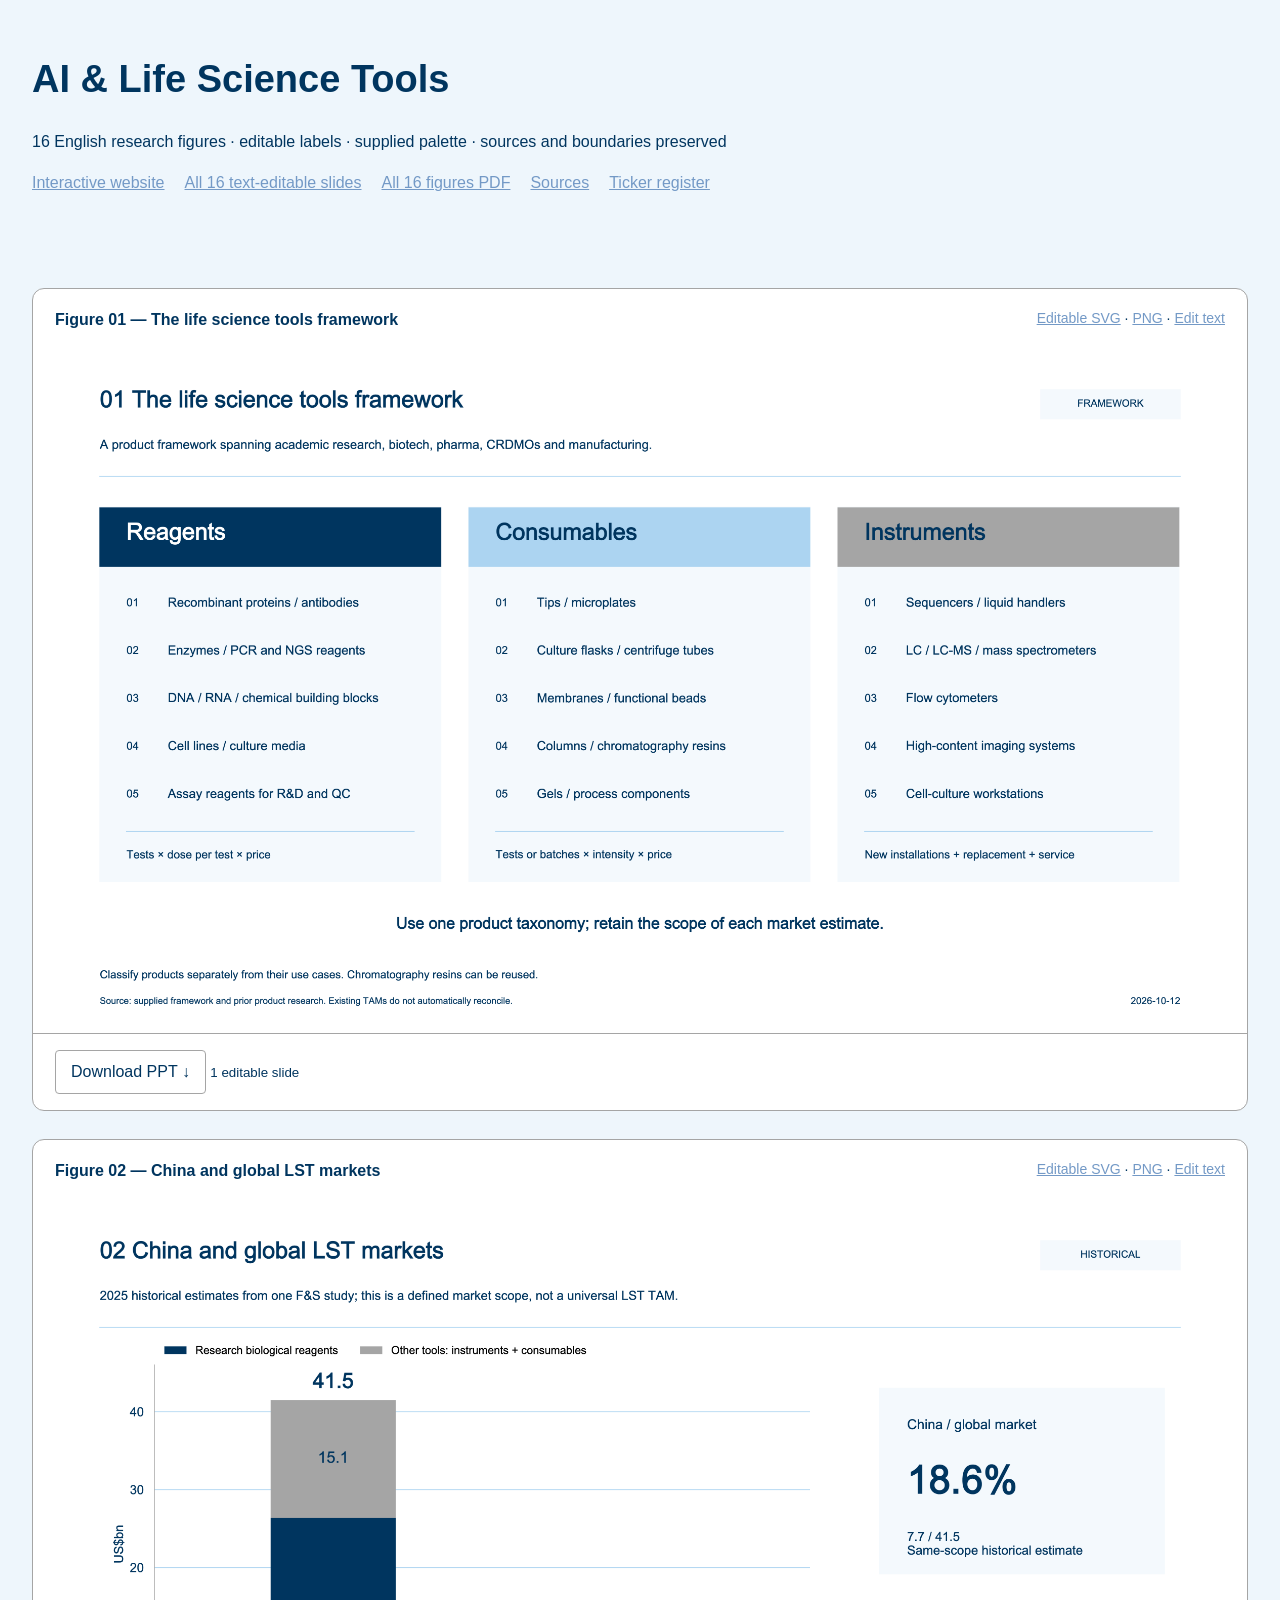
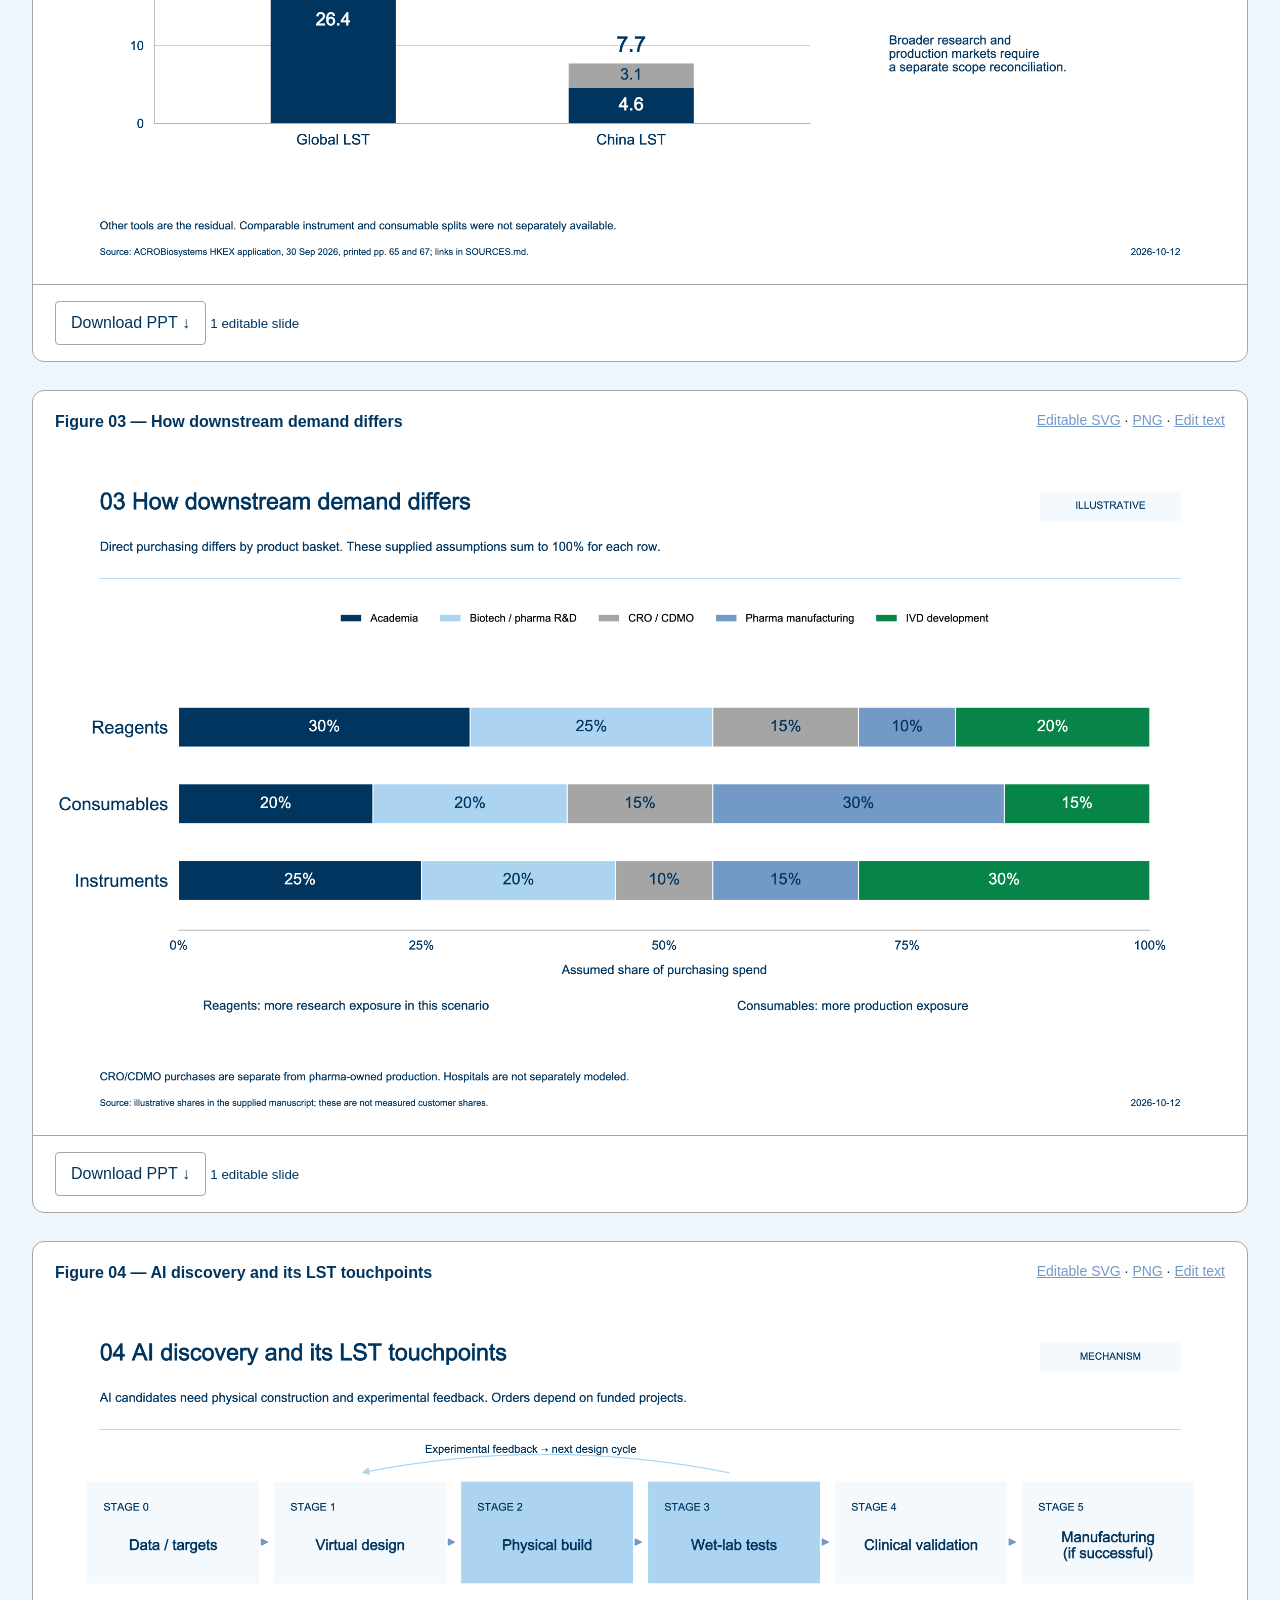
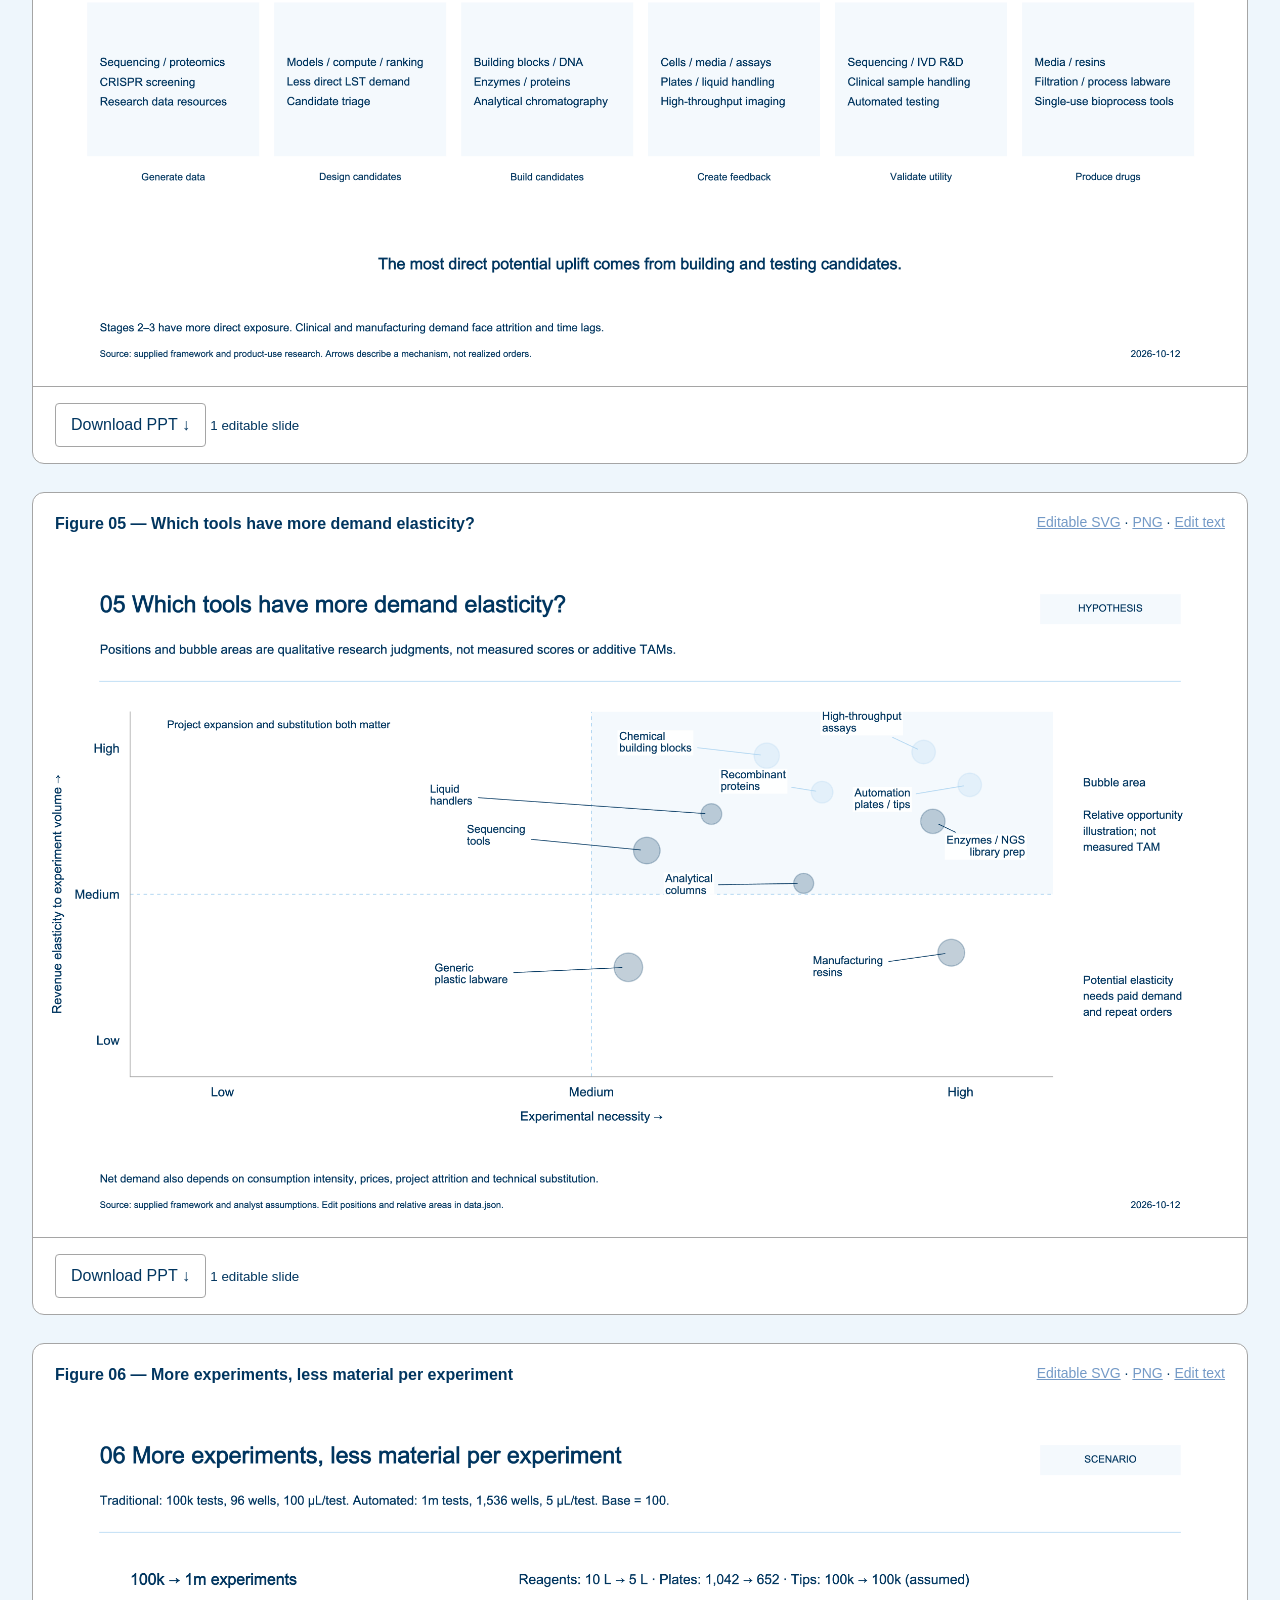
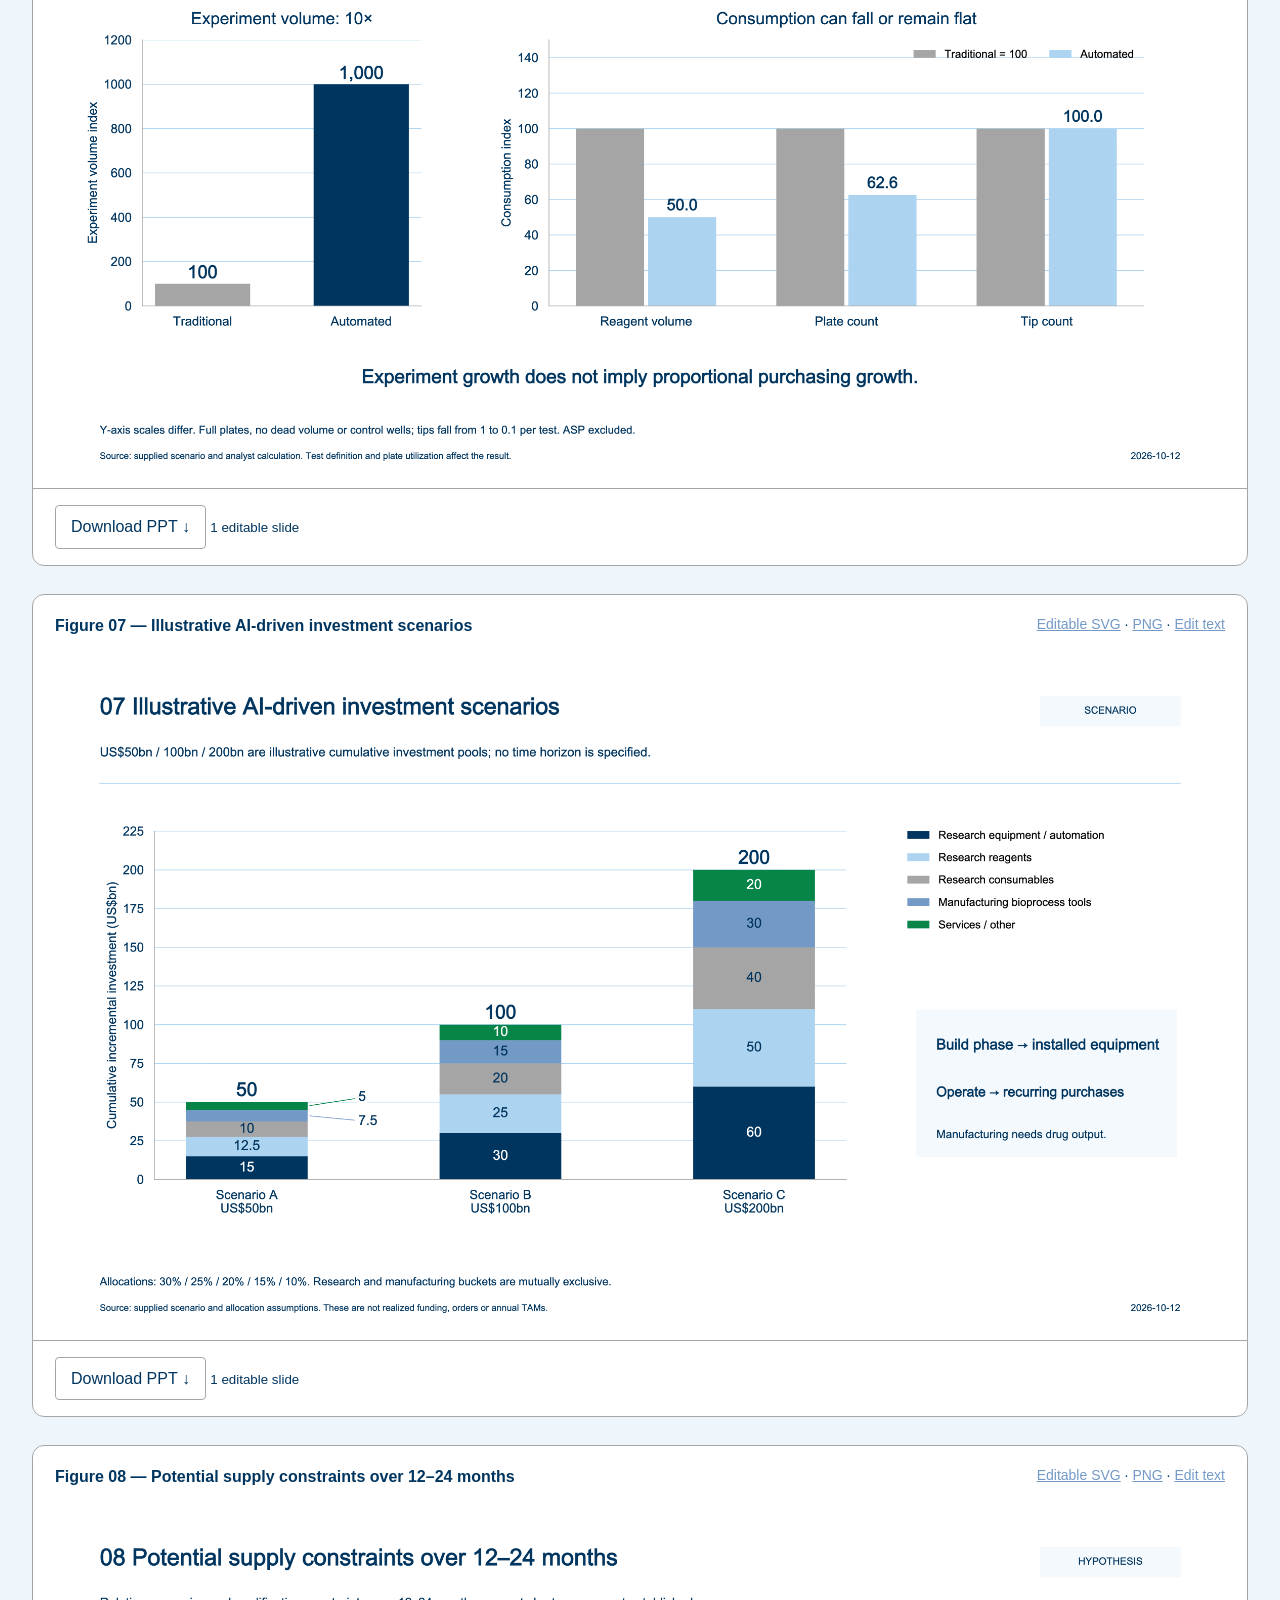
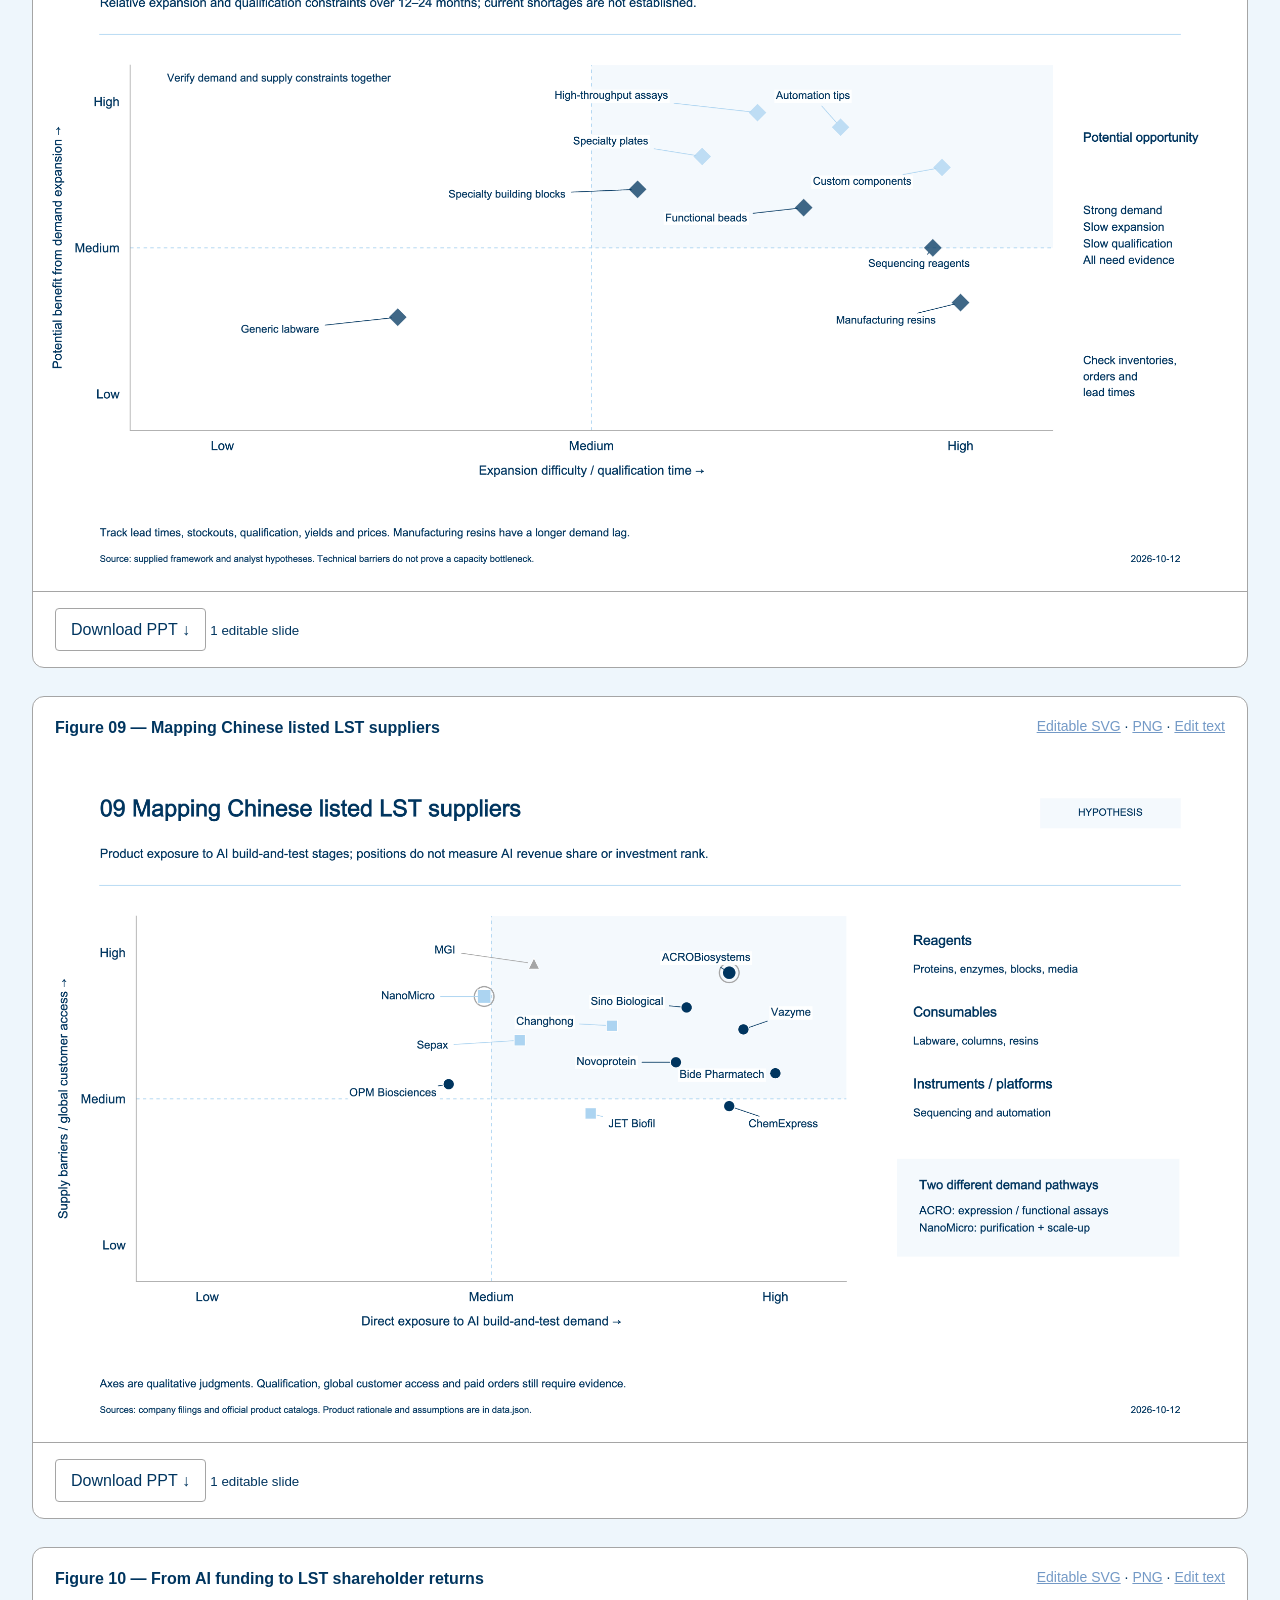
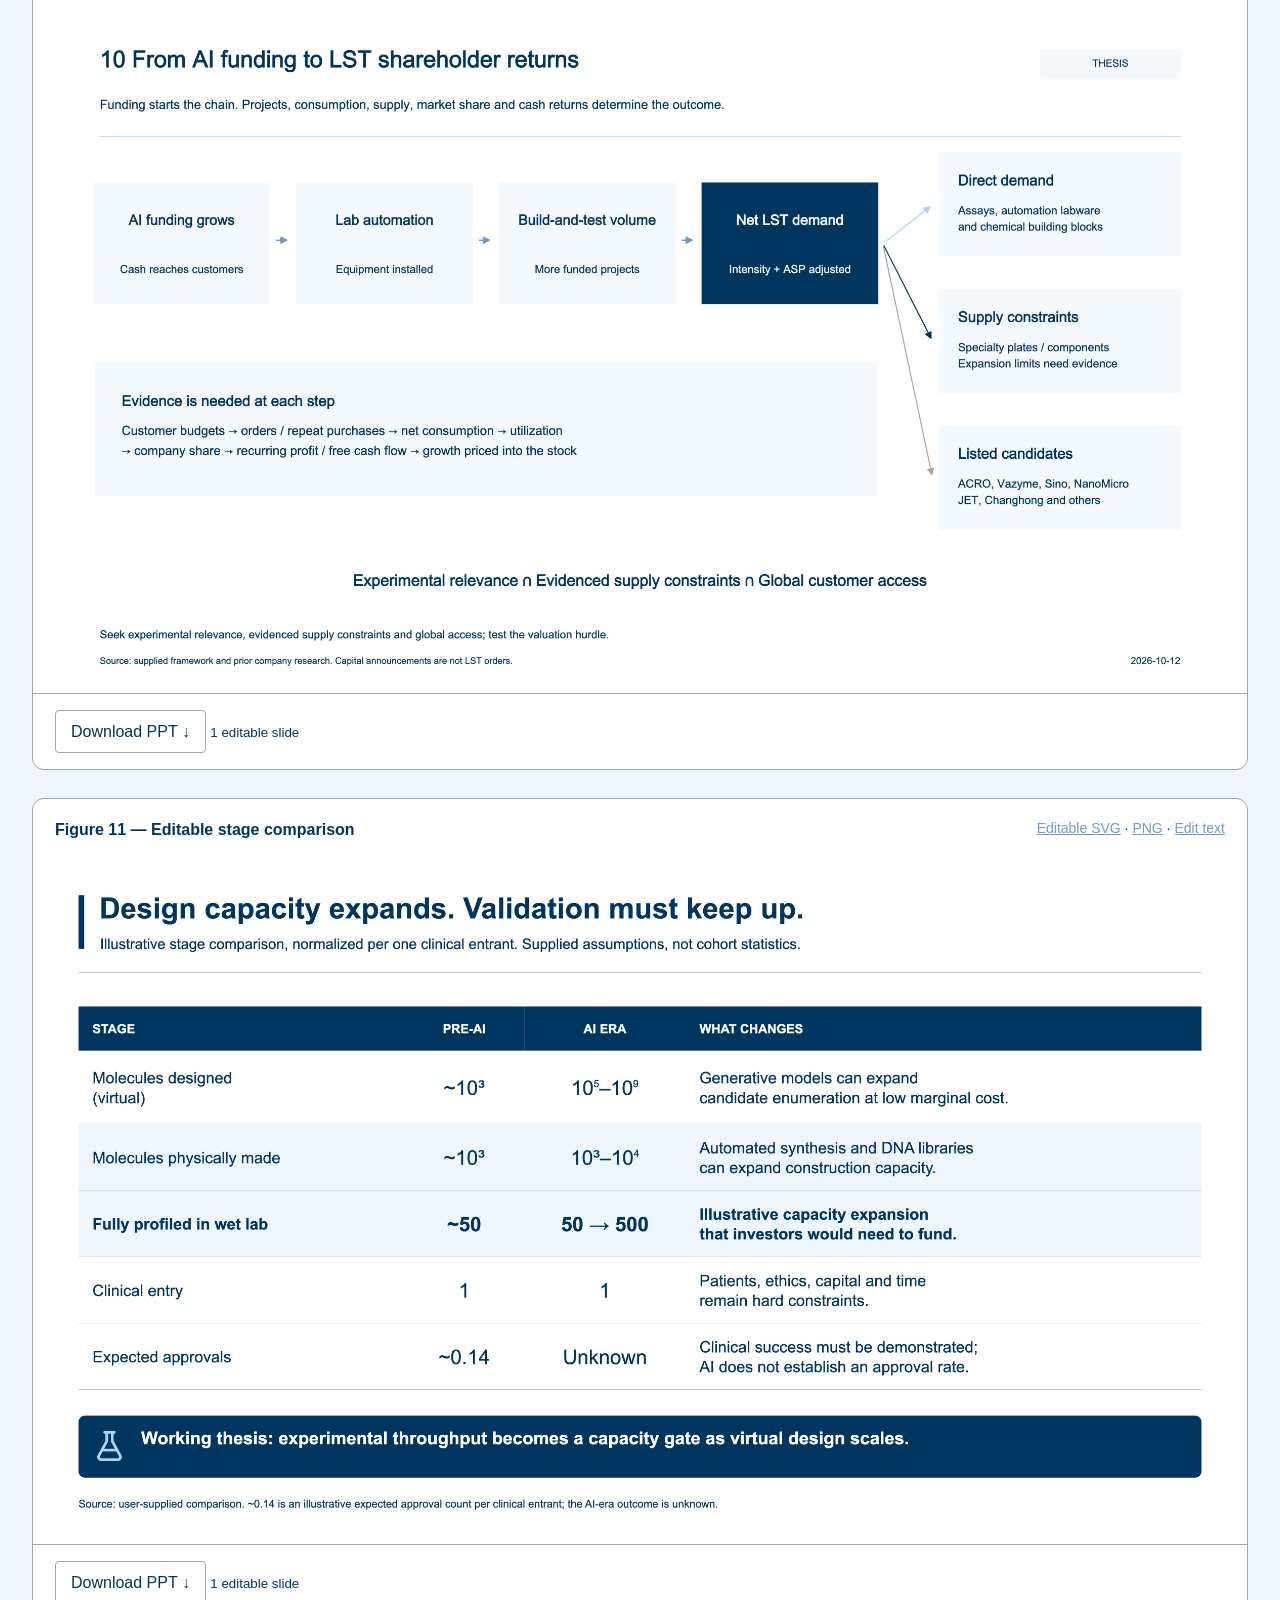
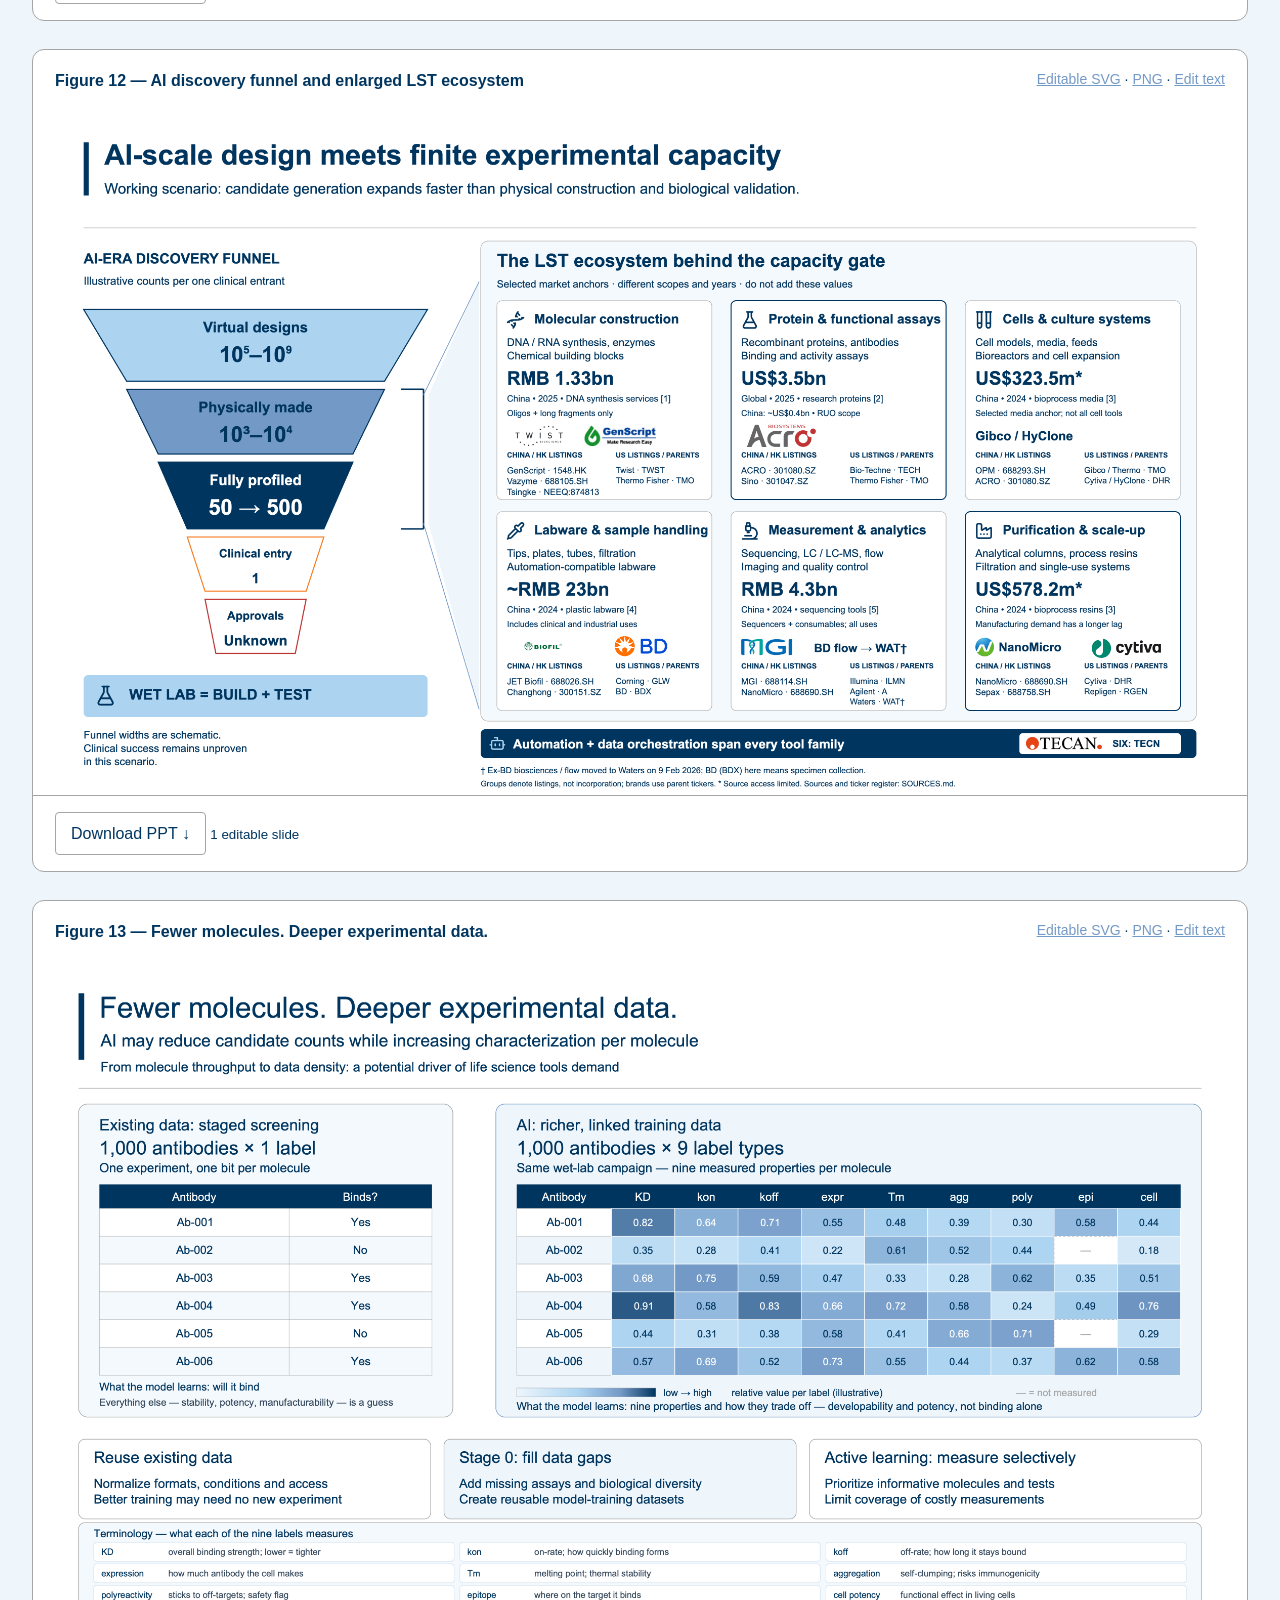
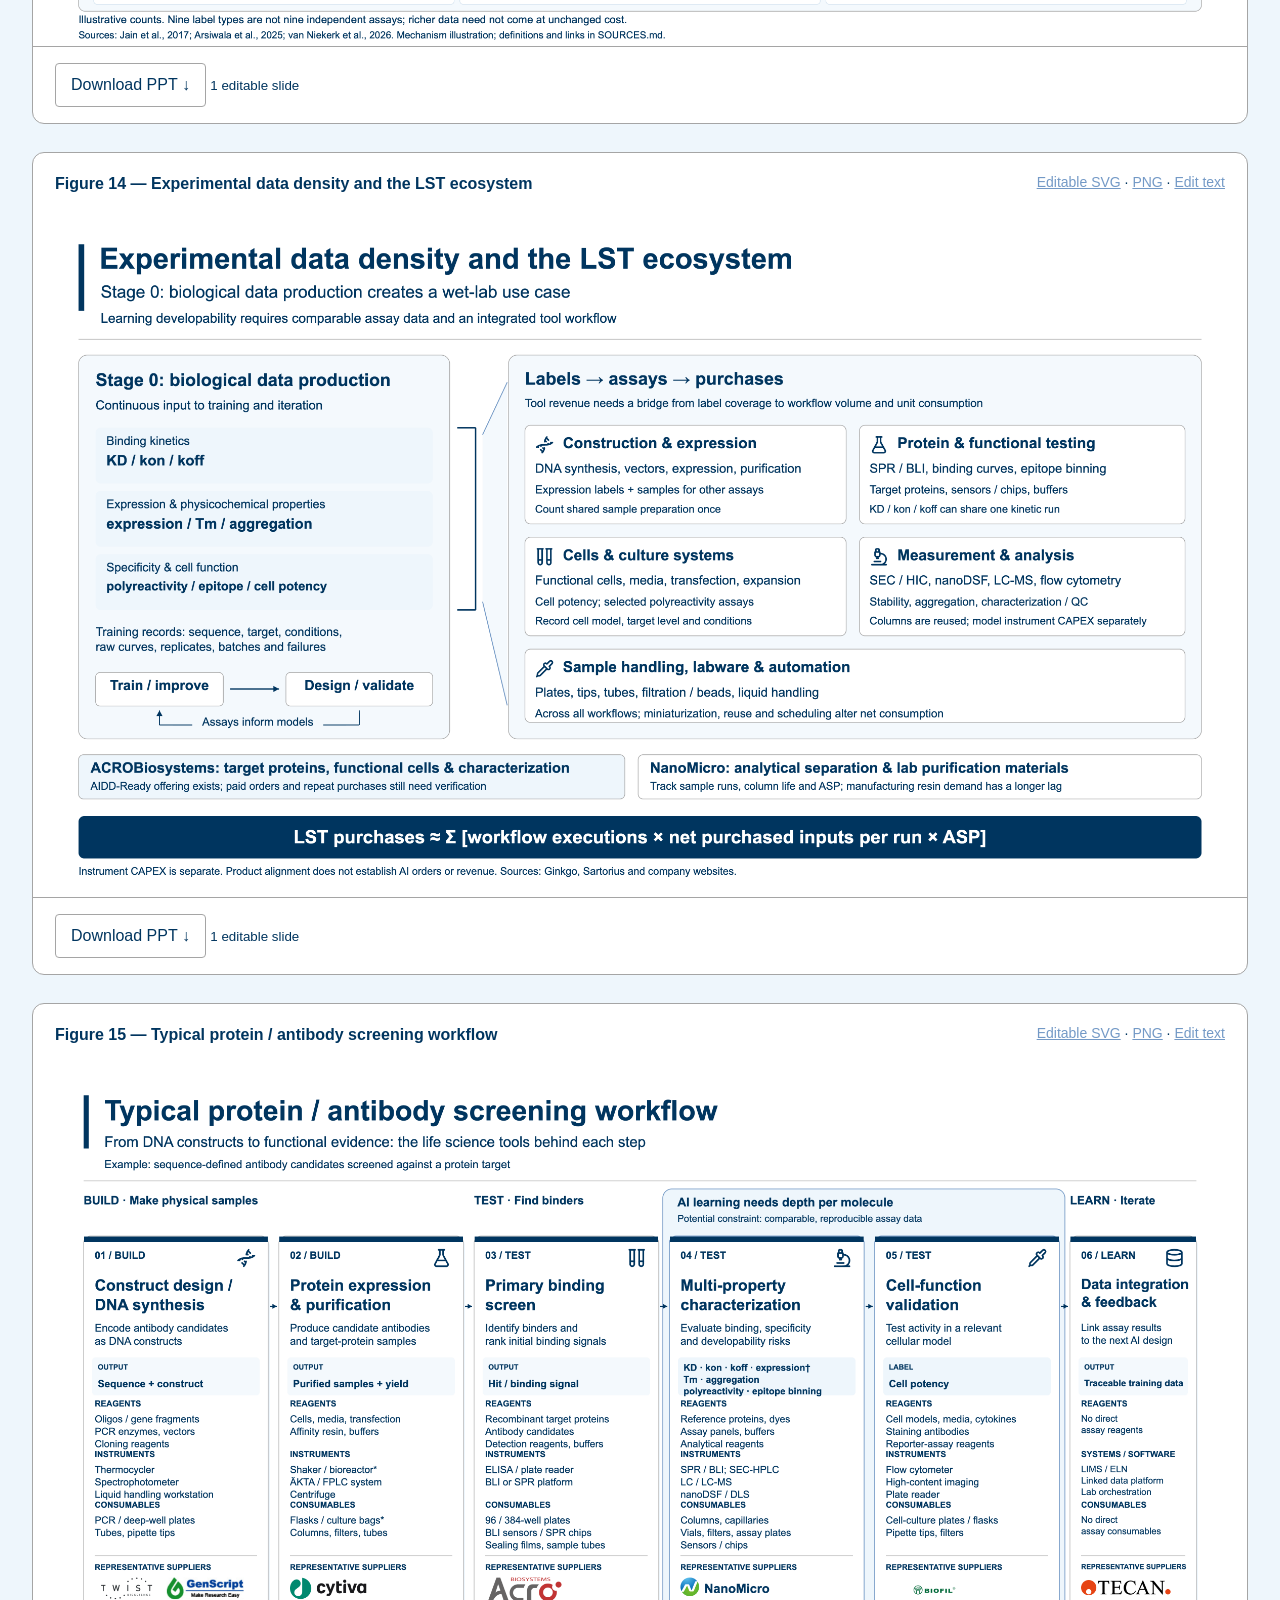
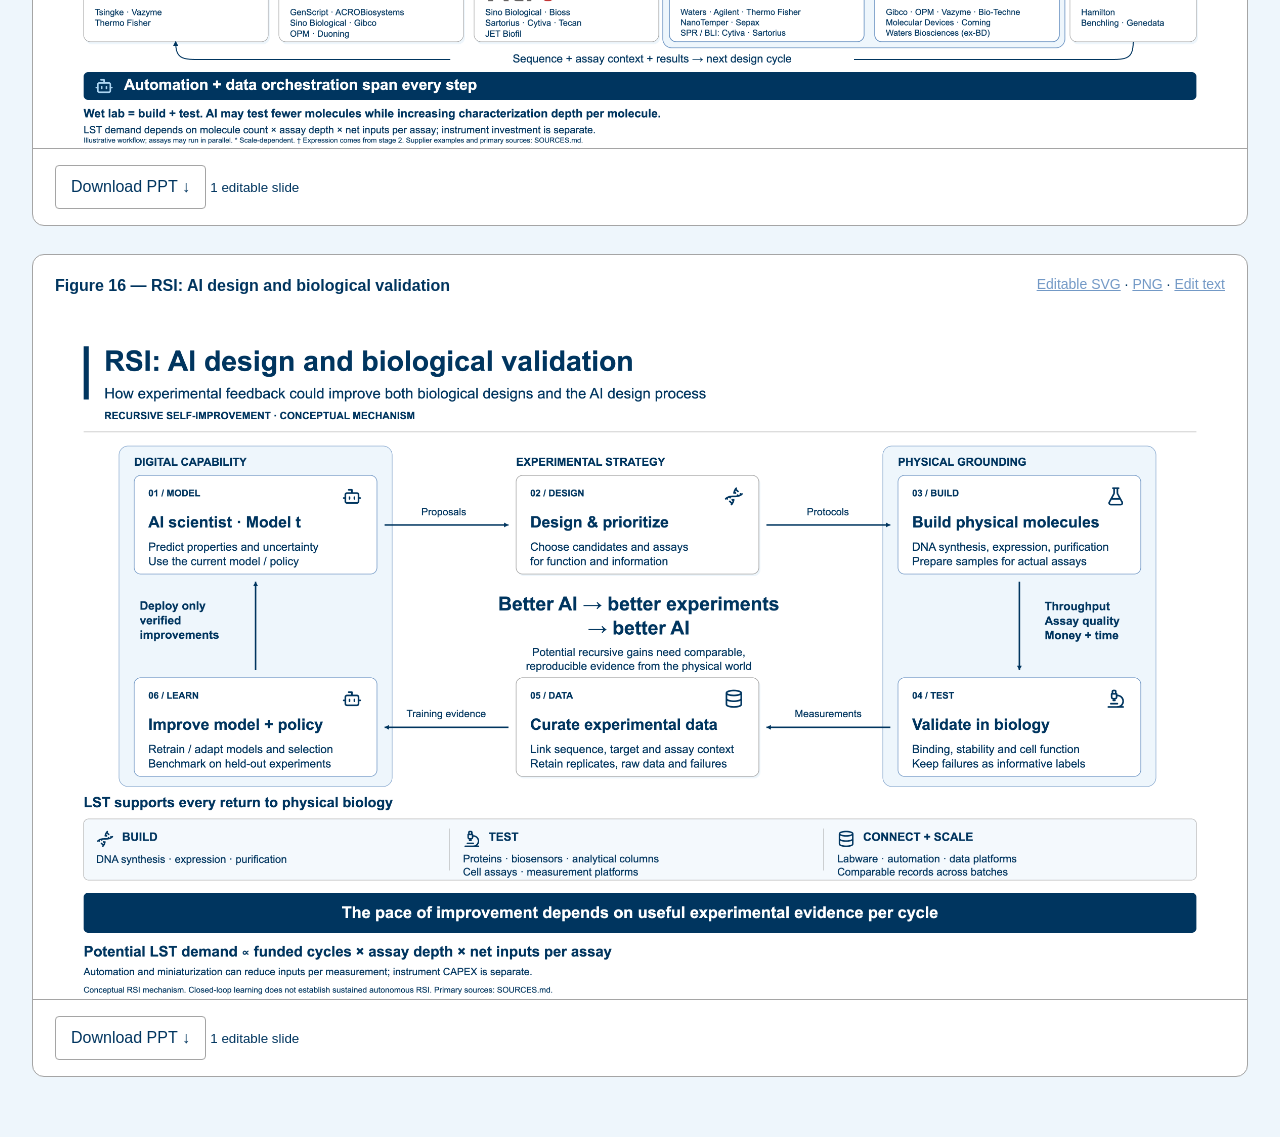
<file: v2/research/index.html>
<!doctype html><html lang="en"><head><meta charset="utf-8"><meta name="viewport" content="width=device-width,initial-scale=1"><title>AI & Life Science Tools — 16 Figures</title><style>:root{--navy:#00355F;--blue:#ACD4F1;--mid:#7399C6;--gray:#A5A5A5}*{box-sizing:border-box}body{margin:0;background:#EEF6FC;color:var(--navy);font:16px/1.6 Arial,sans-serif}header,main{max-width:1400px;margin:auto;padding:32px}h1{font-size:38px;line-height:1.2}a{color:var(--mid)}nav{display:flex;gap:20px;flex-wrap:wrap}figure{margin:28px 0;background:white;border:1px solid var(--gray);border-radius:12px;overflow:hidden}figcaption{padding:18px 22px;font-weight:700;display:flex;justify-content:space-between;gap:18px;flex-wrap:wrap}figcaption span{font-size:14px;font-weight:400}img{display:block;width:100%;height:auto}.figure-download{padding:16px 22px;border-top:1px solid var(--gray)}.figure-download a{display:inline-block;border:1px solid var(--gray);border-radius:4px;padding:8px 15px;text-decoration:none;color:var(--navy)}</style></head><body><header><h1>AI & Life Science Tools</h1><p>16 English research figures · editable labels · supplied palette · sources and boundaries preserved</p><nav><a href="https://wizardzxx-tech.github.io/chart/v2/">Interactive website</a><a href="editable/AI_LST_all_16_text_editable.pptx">All 16 text-editable slides</a><a href="AI_LST_all_16_research_graphics.pdf">All 16 figures PDF</a><a href="SOURCES.md">Sources</a><a href="palette/TICKER_SOURCES.md">Ticker register</a></nav></header><main><figure><figcaption>Figure 01 — The life science tools framework<span><a href="svg/01_lst_framework.svg">Editable SVG</a> · <a href="png/01_lst_framework.png">PNG</a> · <a href="https://wizardzxx-tech.github.io/chart/v2/editor.html?figure=1">Edit text</a></span></figcaption><img src="png/01_lst_framework.png?v=palette-v2-20261013" alt="The life science tools framework" loading="lazy"><div class="figure-download"><a href="editable/single/01_lst_framework.pptx" download aria-label="Download figure 1 as a single-slide PowerPoint">Download PPT ↓</a> <small>1 editable slide</small></div></figure><figure><figcaption>Figure 02 — China and global LST markets<span><a href="svg/02_china_global_market.svg">Editable SVG</a> · <a href="png/02_china_global_market.png">PNG</a> · <a href="https://wizardzxx-tech.github.io/chart/v2/editor.html?figure=2">Edit text</a></span></figcaption><img src="png/02_china_global_market.png?v=palette-v2-20261013" alt="China and global LST markets" loading="lazy"><div class="figure-download"><a href="editable/single/02_china_global_market.pptx" download aria-label="Download figure 2 as a single-slide PowerPoint">Download PPT ↓</a> <small>1 editable slide</small></div></figure><figure><figcaption>Figure 03 — How downstream demand differs<span><a href="svg/03_downstream_structure.svg">Editable SVG</a> · <a href="png/03_downstream_structure.png">PNG</a> · <a href="https://wizardzxx-tech.github.io/chart/v2/editor.html?figure=3">Edit text</a></span></figcaption><img src="png/03_downstream_structure.png?v=palette-v2-20261013" alt="How downstream demand differs" loading="lazy"><div class="figure-download"><a href="editable/single/03_downstream_structure.pptx" download aria-label="Download figure 3 as a single-slide PowerPoint">Download PPT ↓</a> <small>1 editable slide</small></div></figure><figure><figcaption>Figure 04 — AI discovery and its LST touchpoints<span><a href="svg/04_ai_workflow.svg">Editable SVG</a> · <a href="png/04_ai_workflow.png">PNG</a> · <a href="https://wizardzxx-tech.github.io/chart/v2/editor.html?figure=4">Edit text</a></span></figcaption><img src="png/04_ai_workflow.png?v=palette-v2-20261013" alt="AI discovery and its LST touchpoints" loading="lazy"><div class="figure-download"><a href="editable/single/04_ai_workflow.pptx" download aria-label="Download figure 4 as a single-slide PowerPoint">Download PPT ↓</a> <small>1 editable slide</small></div></figure><figure><figcaption>Figure 05 — Which tools have more demand elasticity?<span><a href="svg/05_demand_elasticity.svg">Editable SVG</a> · <a href="png/05_demand_elasticity.png">PNG</a> · <a href="https://wizardzxx-tech.github.io/chart/v2/editor.html?figure=5">Edit text</a></span></figcaption><img src="png/05_demand_elasticity.png?v=palette-v2-20261013" alt="Which tools have more demand elasticity?" loading="lazy"><div class="figure-download"><a href="editable/single/05_demand_elasticity.pptx" download aria-label="Download figure 5 as a single-slide PowerPoint">Download PPT ↓</a> <small>1 editable slide</small></div></figure><figure><figcaption>Figure 06 — More experiments, less material per experiment<span><a href="svg/06_miniaturization.svg">Editable SVG</a> · <a href="png/06_miniaturization.png">PNG</a> · <a href="https://wizardzxx-tech.github.io/chart/v2/editor.html?figure=6">Edit text</a></span></figcaption><img src="png/06_miniaturization.png?v=palette-v2-20261013" alt="More experiments, less material per experiment" loading="lazy"><div class="figure-download"><a href="editable/single/06_miniaturization.pptx" download aria-label="Download figure 6 as a single-slide PowerPoint">Download PPT ↓</a> <small>1 editable slide</small></div></figure><figure><figcaption>Figure 07 — Illustrative AI-driven investment scenarios<span><a href="svg/07_investment_scenarios.svg">Editable SVG</a> · <a href="png/07_investment_scenarios.png">PNG</a> · <a href="https://wizardzxx-tech.github.io/chart/v2/editor.html?figure=7">Edit text</a></span></figcaption><img src="png/07_investment_scenarios.png?v=palette-v2-20261013" alt="Illustrative AI-driven investment scenarios" loading="lazy"><div class="figure-download"><a href="editable/single/07_investment_scenarios.pptx" download aria-label="Download figure 7 as a single-slide PowerPoint">Download PPT ↓</a> <small>1 editable slide</small></div></figure><figure><figcaption>Figure 08 — Potential supply constraints over 12–24 months<span><a href="svg/08_supply_bottlenecks.svg">Editable SVG</a> · <a href="png/08_supply_bottlenecks.png">PNG</a> · <a href="https://wizardzxx-tech.github.io/chart/v2/editor.html?figure=8">Edit text</a></span></figcaption><img src="png/08_supply_bottlenecks.png?v=palette-v2-20261013" alt="Potential supply constraints over 12–24 months" loading="lazy"><div class="figure-download"><a href="editable/single/08_supply_bottlenecks.pptx" download aria-label="Download figure 8 as a single-slide PowerPoint">Download PPT ↓</a> <small>1 editable slide</small></div></figure><figure><figcaption>Figure 09 — Mapping Chinese listed LST suppliers<span><a href="svg/09_ashare_mapping.svg">Editable SVG</a> · <a href="png/09_ashare_mapping.png">PNG</a> · <a href="https://wizardzxx-tech.github.io/chart/v2/editor.html?figure=9">Edit text</a></span></figcaption><img src="png/09_ashare_mapping.png?v=palette-v2-20261013" alt="Mapping Chinese listed LST suppliers" loading="lazy"><div class="figure-download"><a href="editable/single/09_ashare_mapping.pptx" download aria-label="Download figure 9 as a single-slide PowerPoint">Download PPT ↓</a> <small>1 editable slide</small></div></figure><figure><figcaption>Figure 10 — From AI funding to LST shareholder returns<span><a href="svg/10_investment_logic.svg">Editable SVG</a> · <a href="png/10_investment_logic.png">PNG</a> · <a href="https://wizardzxx-tech.github.io/chart/v2/editor.html?figure=10">Edit text</a></span></figcaption><img src="png/10_investment_logic.png?v=palette-v2-20261013" alt="From AI funding to LST shareholder returns" loading="lazy"><div class="figure-download"><a href="editable/single/10_investment_logic.pptx" download aria-label="Download figure 10 as a single-slide PowerPoint">Download PPT ↓</a> <small>1 editable slide</small></div></figure><figure><figcaption>Figure 11 — Editable stage comparison<span><a href="svg/11_editable_stage_comparison.svg">Editable SVG</a> · <a href="png/11_editable_stage_comparison.png">PNG</a> · <a href="https://wizardzxx-tech.github.io/chart/v2/editor.html?figure=11">Edit text</a></span></figcaption><img src="png/11_editable_stage_comparison.png?v=palette-v2-20261013" alt="Editable stage comparison" loading="lazy"><div class="figure-download"><a href="editable/single/11_editable_stage_comparison.pptx" download aria-label="Download figure 11 as a single-slide PowerPoint">Download PPT ↓</a> <small>1 editable slide</small></div></figure><figure><figcaption>Figure 12 — AI discovery funnel and enlarged LST ecosystem<span><a href="svg/12_ai_funnel_lst_ecosystem.svg">Editable SVG</a> · <a href="png/12_ai_funnel_lst_ecosystem.png">PNG</a> · <a href="https://wizardzxx-tech.github.io/chart/v2/editor.html?figure=12">Edit text</a></span></figcaption><img src="png/12_ai_funnel_lst_ecosystem.png?v=palette-v2-20261013" alt="AI discovery funnel and enlarged LST ecosystem" loading="lazy"><div class="figure-download"><a href="editable/single/12_ai_funnel_lst_ecosystem.pptx" download aria-label="Download figure 12 as a single-slide PowerPoint">Download PPT ↓</a> <small>1 editable slide</small></div></figure><figure><figcaption>Figure 13 — Fewer molecules. Deeper experimental data.<span><a href="svg/13_ai_antibody_data_density.svg">Editable SVG</a> · <a href="png/13_ai_antibody_data_density.png">PNG</a> · <a href="https://wizardzxx-tech.github.io/chart/v2/editor.html?figure=13">Edit text</a></span></figcaption><img src="png/13_ai_antibody_data_density.png?v=palette-v2-20261013" alt="Fewer molecules. Deeper experimental data." loading="lazy"><div class="figure-download"><a href="editable/single/13_ai_antibody_data_density.pptx" download aria-label="Download figure 13 as a single-slide PowerPoint">Download PPT ↓</a> <small>1 editable slide</small></div></figure><figure><figcaption>Figure 14 — Experimental data density and the LST ecosystem<span><a href="svg/14_stage0_lst_ecosystem.svg">Editable SVG</a> · <a href="png/14_stage0_lst_ecosystem.png">PNG</a> · <a href="https://wizardzxx-tech.github.io/chart/v2/editor.html?figure=14">Edit text</a></span></figcaption><img src="png/14_stage0_lst_ecosystem.png?v=palette-v2-20261013" alt="Experimental data density and the LST ecosystem" loading="lazy"><div class="figure-download"><a href="editable/single/14_stage0_lst_ecosystem.pptx" download aria-label="Download figure 14 as a single-slide PowerPoint">Download PPT ↓</a> <small>1 editable slide</small></div></figure><figure><figcaption>Figure 15 — Typical protein / antibody screening workflow<span><a href="svg/15_protein_antibody_screening_workflow.svg">Editable SVG</a> · <a href="png/15_protein_antibody_screening_workflow.png">PNG</a> · <a href="https://wizardzxx-tech.github.io/chart/v2/editor.html?figure=15">Edit text</a></span></figcaption><img src="png/15_protein_antibody_screening_workflow.png?v=palette-v2-20261013" alt="Typical protein / antibody screening workflow" loading="lazy"><div class="figure-download"><a href="editable/single/15_protein_antibody_screening_workflow.pptx" download aria-label="Download figure 15 as a single-slide PowerPoint">Download PPT ↓</a> <small>1 editable slide</small></div></figure><figure><figcaption>Figure 16 — RSI: AI design and biological validation<span><a href="svg/16_rsi_ai_design_biology_validation.svg">Editable SVG</a> · <a href="png/16_rsi_ai_design_biology_validation.png">PNG</a> · <a href="https://wizardzxx-tech.github.io/chart/v2/editor.html?figure=16">Edit text</a></span></figcaption><img src="png/16_rsi_ai_design_biology_validation.png?v=palette-v2-20261013" alt="RSI: AI design and biological validation" loading="lazy"><div class="figure-download"><a href="editable/single/16_rsi_ai_design_biology_validation.pptx" download aria-label="Download figure 16 as a single-slide PowerPoint">Download PPT ↓</a> <small>1 editable slide</small></div></figure></main></body></html>
</file>
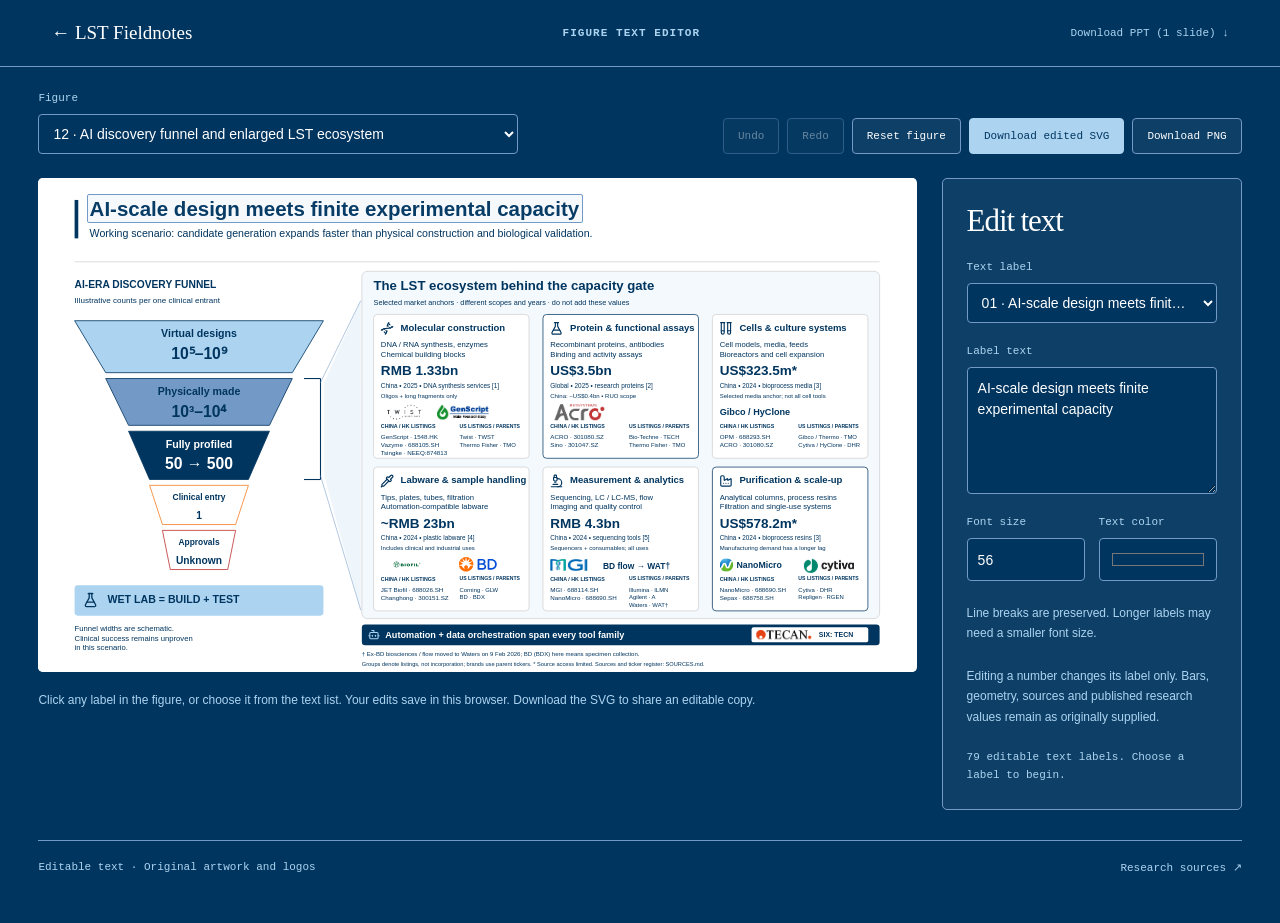
<file: v2/editor.html>
<!doctype html>
<html lang="en"><head><meta charset="utf-8"><meta name="viewport" content="width=device-width,initial-scale=1"><title>Edit figure text — LST Fieldnotes</title><meta name="description" content="Edit labels in all sixteen AI and life science tools research figures and export an editable SVG."><link rel="icon" href="favicon.svg"><link rel="stylesheet" href="site.css?v=single-ppt-v1-20261013"><link rel="stylesheet" href="editor.css?v=palette-v2-20261013"></head>
<body class="editor-page">
<header class="editor-header"><a class="editor-brand" href="./#atlas">← LST Fieldnotes</a><span class="eyebrow">FIGURE TEXT EDITOR</span><a id="deck-download" class="text-link" href="research/editable/single/12_ai_funnel_lst_ecosystem.pptx" download>Download PPT (1 slide) ↓</a></header>
<main class="editor-shell">
<div class="editor-toolbar"><label for="figure-picker">Figure<select id="figure-picker"></select></label><div class="editor-actions"><button id="undo" disabled>Undo</button><button id="redo" disabled>Redo</button><button id="reset">Reset figure</button><button id="export-svg" class="editor-primary">Download edited SVG</button><button id="export-png">Download PNG</button></div></div>
<div class="editor-workspace"><section class="editor-preview" aria-label="Editable figure preview"><div class="figure-canvas" id="figure-canvas"><p>Loading figure…</p><div id="selection-outline" hidden></div></div><p class="editor-help">Click any label in the figure, or choose it from the text list. Your edits save in this browser. Download the SVG to share an editable copy.</p></section>
<aside class="text-inspector"><h1>Edit text</h1><label for="text-picker">Text label<select id="text-picker"></select></label><label for="label-text">Label text<textarea id="label-text" rows="5" spellcheck="false" disabled></textarea></label><div class="text-format"><label for="font-size">Font size<input id="font-size" type="number" min="4" max="150" step="0.5" disabled></label><label for="text-color">Text color<input id="text-color" type="color" disabled></label></div><p class="editor-help">Line breaks are preserved. Longer labels may need a smaller font size.</p><p class="editor-help">Editing a number changes its label only. Bars, geometry, sources and published research values remain as originally supplied.</p><p id="editor-status" role="status" aria-live="polite">Loading…</p></aside></div>
<footer class="editor-footer"><span>Editable text · Original artwork and logos</span><a href="./#sources">Research sources ↗</a></footer>
</main><script type="module" src="editor.js?v=single-ppt-v1-20261013"></script></body></html>
</file>
<file: v2/site.css>
:root{--bg:#00355F;--bg2:#0D3F67;--surface:#194B6F;--ink:#FFFFFF;--muted:#ACD4F1;--line:#7399C6;--accent:#ACD4F1;--accent-ink:#00355F;--blue:#ACD4F1;--teal:#7399C6;--warn:#F67F26;--serif:Georgia,'Times New Roman',serif;--sans:Arial,Helvetica,sans-serif;--mono:ui-monospace,'SFMono-Regular',Consolas,monospace;color-scheme:dark}
:root[data-theme=light]{--bg:#FFFFFF;--bg2:#EEF6FC;--surface:#FFFFFF;--ink:#00355F;--muted:#00355F;--line:#A5A5A5;--accent:#00355F;--accent-ink:#FFFFFF;--blue:#7399C6;--teal:#00355F;--warn:#F67F26;color-scheme:light}
*{box-sizing:border-box}html{scroll-behavior:smooth;scroll-padding-top:88px}body{margin:0;color:var(--ink);background:var(--bg);font:18px/1.6 var(--sans);-webkit-font-smoothing:antialiased}h1,h2,h3,h4,p{margin:0}h1,h2,h3{font-family:var(--serif);font-weight:400;line-height:1.06;letter-spacing:-.035em;text-wrap:balance}h1 em,h2 em{font-weight:400;color:var(--accent)}a{color:var(--accent);text-decoration:none}a:hover{text-decoration:underline}button,input,select{font:inherit}button{color:inherit;cursor:pointer}button:disabled{cursor:default}button:focus-visible,a:focus-visible,input:focus-visible,select:focus-visible,summary:focus-visible{outline:2px solid var(--accent);outline-offset:5px}img{max-width:100%;display:block}button svg{pointer-events:none}[hidden]{display:none!important}.wrap{width:min(1180px,calc(100% - 72px));margin:auto}.eyebrow,.mono{font-family:var(--mono);font-size:11px;letter-spacing:.095em;line-height:1.5}.eyebrow{color:var(--muted);text-transform:uppercase;font-weight:600}.small-note,.caption{font-size:13px;line-height:1.7;color:var(--muted)}.caption{margin-top:28px;max-width:1020px}.caption strong{color:var(--ink)}.skip{position:absolute;left:-9999px}.skip:focus{left:20px;top:20px;z-index:100;background:var(--accent);color:var(--accent-ink);padding:12px}.reading-progress{position:fixed;inset:0 0 auto;height:2px;z-index:90;pointer-events:none}.reading-progress i{display:block;background:var(--accent);width:100%;height:100%;transform-origin:left;transform:scaleX(0)}.topbar{position:sticky;top:0;z-index:60;background:color-mix(in srgb,var(--bg) 90%,transparent);backdrop-filter:blur(12px);border-bottom:1px solid var(--line)}.topbar-inner{height:72px;display:flex;align-items:center;gap:18px}.brand{color:var(--ink);display:flex;gap:10px;align-items:center;font:17px var(--mono);white-space:nowrap}.brand:hover{text-decoration:none}.brand svg{width:27px;height:27px;fill:none;stroke:var(--accent);stroke-width:1.6;stroke-linecap:round;stroke-linejoin:round}.brand b{font-size:11px;font-weight:500;color:var(--muted)}.topbar nav{margin-left:auto;display:flex;gap:22px;font:12px var(--mono)}.topbar nav a{color:var(--muted)}.pill{font:11px var(--mono);letter-spacing:.04em;text-transform:uppercase;white-space:nowrap;display:inline-flex;padding:9px 13px;border:1px solid var(--line);border-radius:99px;background:transparent;color:var(--ink)}.pill:hover{border-color:var(--muted);text-decoration:none}.mobile-menu{display:none}.section-rail{position:fixed;left:max(18px,calc((100vw - 1180px)/2 - 180px));top:145px;display:none;z-index:40;gap:8px;flex-direction:column;width:163px;opacity:.8}.section-rail a{font:10px/1.6 var(--mono);color:var(--muted);display:flex;gap:10px;align-items:baseline}.section-rail b{color:var(--line)}.section-rail a[aria-current=true],.section-rail a[aria-current=true] b{color:var(--accent)}@media(min-width:1580px){.section-rail{display:flex}}
.hero{position:relative;min-height:min(900px,calc(100svh - 72px));overflow:hidden;border-bottom:1px solid var(--line);display:flex;align-items:center;background:radial-gradient(ellipse at 75% 40%,var(--bg2),var(--bg) 70%)}#lab-world{position:absolute;inset:0;width:100%;height:100%;touch-action:pan-y;cursor:grab}#lab-world:active{cursor:grabbing}.hero-shade{position:absolute;inset:0;background:linear-gradient(90deg,var(--bg) 3%,color-mix(in srgb,var(--bg) 88%,transparent) 28%,transparent 66%);pointer-events:none}.hero-content{position:relative;padding:88px 0 104px;pointer-events:none}.hero-content .eyebrow{margin-bottom:25px}.hero h1{font-size:clamp(66px,7.7vw,116px);max-width:740px;line-height:.99}.hero-deck{font:21px/1.55 var(--serif);max-width:480px;color:var(--muted);margin-top:31px}.hero-deck strong{color:var(--ink);font-weight:400}.hero-actions{display:flex;gap:12px;margin-top:31px;pointer-events:auto}.button{display:inline-flex;align-items:center;justify-content:center;gap:8px;padding:15px 21px;border:1px solid var(--line);border-radius:4px;font:11px/1.4 var(--mono);text-transform:uppercase;letter-spacing:.055em;color:var(--ink);background:transparent}.button:hover{border-color:var(--muted);text-decoration:none}.button.primary{background:var(--accent);color:var(--accent-ink);border-color:var(--accent);font-weight:700}.hero-caption{position:absolute;right:38px;bottom:25px;text-align:right;font:10px/1.6 var(--mono);color:var(--muted);pointer-events:none}.status-dot{display:inline-block;width:6px;height:6px;border-radius:100%;background:var(--accent);margin-right:6px}.context-strip{display:flex;justify-content:space-between;gap:20px;align-items:center;padding:24px 0;border-bottom:1px solid var(--line);color:var(--muted);font-size:12px}.section{padding-top:120px;padding-bottom:112px;scroll-margin-top:20px}.section-head{margin-bottom:58px;max-width:835px}.section-head .eyebrow{margin-bottom:22px}.section-head h2{font-size:clamp(46px,5vw,72px)}.section-head>p:last-child{margin-top:27px;color:var(--muted);max-width:740px;line-height:1.7;font-size:18px}.funnel-layout{display:grid;grid-template-columns:1fr 1fr;gap:80px;align-items:center}.funnel-stage{border:1px solid var(--line);border-radius:8px;padding:23px 26px 21px;background:var(--bg2)}.stage-toolbar{display:flex;align-items:center;justify-content:space-between;gap:12px}.segmented{display:inline-flex;gap:3px;padding:4px;border:1px solid var(--line);border-radius:5px;max-width:100%;flex-wrap:wrap}.segmented button{background:transparent;border:0;padding:9px 12px;color:var(--muted);font:11px/1.35 var(--mono);border-radius:3px;white-space:nowrap}.segmented button[aria-pressed=true]{background:var(--surface);color:var(--accent)}.segmented button:hover{color:var(--ink)}#discovery-funnel{width:100%;height:auto;max-height:575px;margin:20px 0 8px}#discovery-funnel .band{cursor:pointer;transition:opacity .2s,filter .2s}#discovery-funnel .band:hover{filter:brightness(1.18)}#discovery-funnel .band text{pointer-events:none;fill:var(--ink)}#discovery-funnel .band:focus{outline:none;filter:brightness(1.4)}#discovery-funnel .selected path{stroke-width:2.7;stroke:var(--accent)}.stage-explainer h3{font-size:37px;line-height:1.17;letter-spacing:-.03em;margin-top:18px}.stage-count{font:72px/1.2 var(--serif);color:var(--accent);margin:20px 0 28px}.stage-explainer>p:not(.eyebrow){color:var(--muted);max-width:470px;line-height:1.7}.stage-evidence{border-block:1px solid var(--line);margin:28px 0;padding:23px 0}.stage-evidence>p:last-child{font-size:15px;color:var(--muted);margin-top:10px}.text-link{font:12px/1.5 var(--mono);border:0;background:none;padding:0;display:inline-block;color:var(--accent);cursor:pointer}.text-link:hover{text-decoration:underline}.stage-explainer .text-link{display:block;margin-top:15px}.thesis-line{display:flex;align-items:center;justify-content:space-evenly;gap:20px;margin-top:60px;padding:28px 20px;border-block:1px solid var(--line);font:12px var(--mono);letter-spacing:.04em}.thesis-line strong{font-weight:500;color:var(--accent)}.arrow{color:var(--muted)}
.ecosystem-section,.company-section,.sources-section{background:var(--bg2);border-block:1px solid var(--line)}.ecosystem-toolbar,.atlas-toolbar{display:flex;align-items:center;justify-content:space-between;gap:20px;margin-bottom:25px}.ecosystem-grid{display:grid;grid-template-columns:repeat(3,1fr);gap:18px}.tool-family{border:1px solid var(--line);border-radius:7px;background:var(--bg);padding:24px;display:flex;flex-direction:column;gap:16px;text-align:left;min-height:362px;transition:border-color .2s,transform .2s}.tool-family:hover{border-color:var(--accent);transform:translateY(-3px)}.tool-family.focus-family{border-color:color-mix(in srgb,var(--accent) 50%,var(--line))}.tool-family .family-heading{display:flex;gap:12px;align-items:center}.line-icon{width:27px;height:27px;flex:none;filter:invert(81%)sepia(21%)saturate(650%)hue-rotate(104deg)}:root[data-theme=light] .line-icon{filter:invert(42%)sepia(21%)saturate(1319%)hue-rotate(107deg)}.tool-family h3{font:18px/1.35 var(--sans);letter-spacing:-.015em;font-weight:500}.family-products{font-size:14px;color:var(--muted);line-height:1.6;min-height:44px}.family-metric{font:36px/1.1 var(--serif);letter-spacing:-.035em;margin-top:5px}.family-scope{font:10px/1.6 var(--mono);color:var(--muted)}.family-brands{display:flex;align-items:center;gap:8px;min-height:40px;flex-wrap:wrap}.logo-chip{padding:6px 9px;border-radius:3px;background:#fff;display:flex;align-items:center;justify-content:center;min-width:58px;height:36px}.logo-chip img{height:24px;max-width:100px;object-fit:contain}.logo-chip .nano-symbol{width:24px;max-width:24px}.logo-chip b{font:600 12px var(--sans);color:#007997;padding-left:7px}.family-footer{margin-top:auto;border-top:1px solid var(--line);padding-top:13px;display:flex;justify-content:space-between;align-items:center;font:9px/1.5 var(--mono);color:var(--muted);letter-spacing:.03em}.family-footer .limited{color:var(--warn)}.family-footer .inspect{color:var(--accent);font-size:15px}.automation-strip{display:flex;align-items:center;gap:22px;padding:27px;border:1px solid var(--line);margin-top:25px;border-radius:6px}.automation-strip h3{font:23px var(--serif);letter-spacing:-.02em}.automation-strip p{font-size:13px;color:var(--muted);margin-top:8px}.automation-brand{margin-left:auto;display:grid;gap:8px;justify-items:end}.automation-brand img{background:#fff;padding:6px 10px;border-radius:3px;width:127px}.automation-brand span{font:10px var(--mono);color:var(--muted)}
.calculator{display:grid;grid-template-columns:1fr 1.1fr;gap:65px;padding:38px;border:1px solid var(--line);border-radius:8px;background:var(--bg2)}.control{margin-bottom:31px}.control label{display:flex;justify-content:space-between;gap:12px;margin-bottom:15px;font-size:14px}.control output{color:var(--accent);font:15px var(--mono)}input[type=range]{width:100%;accent-color:var(--accent);cursor:pointer;height:25px}.control-row{display:grid;grid-template-columns:1fr 1fr;gap:20px}.control select{width:100%;background:var(--bg);color:var(--ink);border:1px solid var(--line);padding:11px;font:13px var(--mono);border-radius:3px}.calculator-controls>.small-note{margin-top:21px}.result-row{padding:16px 0;border-bottom:1px solid var(--line);display:grid;grid-template-columns:1fr auto;gap:3px 10px}.result-row .result-title{font-size:14px}.result-row .result-multiplier{font:27px var(--serif);color:var(--accent);line-height:1.1}.result-row .result-quantities{grid-column:1/-1;font:11px/1.6 var(--mono);color:var(--muted)}.result-bar{grid-column:1/-1;background:var(--line);height:3px;position:relative;margin-top:6px}.result-bar i{position:absolute;height:3px;left:0;background:var(--teal);transition:width .15s}.calc-insight{font:23px/1.4 var(--serif);color:var(--accent);margin-top:24px}.equation{display:flex;align-items:center;justify-content:center;flex-wrap:wrap;gap:22px;margin-top:45px;font:15px var(--serif)}.equation strong{color:var(--accent);font-size:23px;font-weight:400}.company-comparison{display:grid;grid-template-columns:1fr 1fr;gap:65px}.company{border-top:1px solid var(--line);padding-top:28px}.company-mark{display:flex;align-items:center;justify-content:space-between;gap:15px;height:60px;margin-bottom:32px}.company-mark>img{width:170px;height:52px;background:#fff;padding:8px 12px;border-radius:3px;object-fit:contain}.nano-mark>img{width:43px;height:43px;background:none;padding:0}.nano-mark>b{font:27px var(--sans);letter-spacing:-.04em;margin-right:auto;color:var(--blue)}.company h3{font-size:37px}.product-list{margin-top:19px;font-size:13px;color:var(--muted)}.pathway{padding:0;margin:30px 0;list-style:none;counter-reset:steps}.pathway li{counter-increment:steps;padding:17px 0;border-top:1px solid var(--line);font-size:14px;display:flex;gap:16px;align-items:center}.pathway li:before{content:'0'counter(steps);font:11px var(--mono);color:var(--accent)}.company-watch{border-block:1px solid var(--line);padding:21px 0;margin-bottom:24px}.company-watch>p:last-child{font-size:14px;color:var(--muted);line-height:1.7;margin-top:14px}.funding-chain{border:1px solid var(--line);padding:26px;margin-top:55px;border-radius:6px}.funding-chain>div{display:flex;gap:15px;align-items:center;justify-content:space-between;flex-wrap:wrap;margin-top:18px;font:12px var(--mono)}.funding-chain b{color:var(--muted);font-weight:400}.funding-chain strong{color:var(--accent);font-weight:500}.atlas-grid{display:grid;grid-template-columns:repeat(3,1fr);gap:28px 20px}.chart-tile{padding:0;background:none;border:0;text-align:left;display:flex;flex-direction:column;gap:12px}.chart-thumb{aspect-ratio:16/9;width:100%;overflow:hidden;background:#eef3f5;border-radius:5px;border:1px solid var(--line)}.chart-thumb img{width:100%;height:100%;object-fit:contain;transition:transform .25s}.chart-tile:hover img{transform:scale(1.025)}.chart-tile h3{font:17px/1.4 var(--sans);letter-spacing:0}.chart-meta{display:flex;justify-content:space-between;font:9px var(--mono);color:var(--muted);text-transform:uppercase}.chart-meta span:first-child{color:var(--accent)}.source-list{border-top:1px solid var(--line)}.source-entry{display:grid;grid-template-columns:32px 1.05fr 1.2fr;gap:22px;padding:25px 0;border-bottom:1px solid var(--line);align-items:start}.source-index{color:var(--accent);font:11px var(--mono);padding-top:4px}.source-entry h3{font:20px/1.3 var(--serif);letter-spacing:-.02em}.source-entry p{font-size:12px;line-height:1.7;color:var(--muted);margin-top:7px}.source-entry .source-metric{font:14px var(--mono);color:var(--ink);margin:11px 0 5px}.source-entry a{font:10px var(--mono)}.source-entry .source-confidence{color:var(--warn);font:10px var(--mono);margin-bottom:10px}.source-access-note{font-size:12px;color:var(--warn);margin-top:20px;line-height:1.7;max-width:1040px}.download-grid{display:grid;grid-template-columns:repeat(2,1fr);gap:16px;margin-top:55px}.download-grid>a{padding:25px;border:1px solid var(--line);border-radius:5px;color:var(--ink);display:grid;gap:11px}.download-grid>a:hover{border-color:var(--accent);text-decoration:none}.download-grid strong{font:29px var(--serif);font-weight:400;color:var(--accent)}.download-grid>a>span:last-child{font-size:13px;color:var(--muted)}.share-row{display:flex;gap:28px;align-items:center;flex-wrap:wrap;margin-top:26px}.closing{padding-top:132px;padding-bottom:122px}.closing h2{font-size:clamp(58px,6.5vw,94px);margin:22px 0 37px}.footer{border-top:1px solid var(--line);padding-top:27px;padding-bottom:36px;display:flex;gap:18px;justify-content:space-between;flex-wrap:wrap;font:10px/1.6 var(--mono);color:var(--muted)}.footer>div{display:flex;gap:20px}.footer>.small-note{width:100%;font:10px/1.6 var(--mono);max-width:970px}
.dialog-open{overflow:hidden}dialog{color:var(--ink);background:var(--bg2);border:1px solid var(--line);border-radius:8px;padding:45px;width:min(810px,calc(100% - 36px));max-height:90svh;overflow:auto}dialog::backdrop{background:#000a;backdrop-filter:blur(7px)}.close-dialog{position:absolute;top:12px;right:15px;background:none;border:0;color:var(--muted);font:26px var(--sans);padding:5px 9px}.close-dialog:hover{color:var(--accent)}.detail-dialog h2{font-size:36px;margin:16px 0 23px}.detail-dialog .detail-metric{font:49px var(--serif);color:var(--accent);margin-bottom:10px}.detail-dialog .detail-scope{font:12px var(--mono);color:var(--muted);margin-bottom:25px}.detail-dialog section{border-top:1px solid var(--line);padding-top:21px;margin-top:21px}.detail-dialog section h3{font:12px var(--mono);text-transform:uppercase;letter-spacing:.05em;color:var(--accent);margin-bottom:13px}.detail-dialog section p{font-size:15px;line-height:1.7;color:var(--muted)}.detail-dialog .supplier-list{display:grid;grid-template-columns:1fr 1fr;gap:25px}.detail-dialog .supplier-list h4{font:11px var(--mono);color:var(--ink);margin-bottom:8px}.detail-dialog table{width:100%;border-collapse:collapse;font-size:12px}.detail-dialog th,.detail-dialog td{text-align:left;padding:13px 10px;border-bottom:1px solid var(--line);vertical-align:top}.detail-dialog th{font:10px var(--mono);color:var(--accent);text-transform:uppercase}.detail-dialog .table-scroll{overflow:auto}.chart-dialog{width:min(1420px,calc(100% - 32px));padding:40px 30px 25px}.chart-dialog h2{font:26px/1.3 var(--serif);margin:6px 40px 22px 0}.chart-dialog img{width:100%;height:auto;background:white;border-radius:4px}.chart-dialog .chart-downloads{display:flex;gap:26px;flex-wrap:wrap;margin-top:20px}.chart-dialog .small-note{margin-top:18px}
@media(max-width:1080px){.topbar nav{gap:14px}.brand b{display:none}.wrap{width:calc(100% - 48px)}.funnel-layout{gap:45px}.ecosystem-grid{grid-template-columns:repeat(2,1fr)}.calculator{gap:36px;padding:30px}.hero h1{font-size:85px}.hero-content{padding:85px 0 100px}.atlas-grid{grid-template-columns:repeat(2,1fr)}}
@media(max-width:760px){body{font-size:16px}.wrap{width:calc(100% - 36px)}.topbar-inner{height:62px;gap:12px}.topbar-inner>nav,.topbar-inner>a.pill{display:none}.topbar-inner>#theme-toggle{margin-left:auto}.brand{font-size:15px}.brand b{display:inline;font-size:9px}.mobile-menu{display:block;font:10px var(--mono);position:relative}.mobile-menu summary{cursor:pointer;list-style:none;padding:10px 8px}.mobile-menu nav{position:absolute;right:0;top:35px;width:230px;background:var(--bg2);border:1px solid var(--line);padding:20px;display:grid;gap:17px;margin:0;box-shadow:0 15px 40px #0005}.hero{min-height:820px;align-items:start}.hero-content{padding:67px 0 230px}.hero h1{font-size:clamp(62px,13vw,90px)}.hero-deck{font-size:19px;max-width:400px}.hero-shade{background:linear-gradient(180deg,var(--bg) 0%,color-mix(in srgb,var(--bg) 97%,transparent) 15%,color-mix(in srgb,var(--bg) 85%,transparent) 54%,transparent 85%)}.hero-caption{right:18px;bottom:17px;font-size:9px}.hero-actions{gap:9px}.button{padding:13px 16px;font-size:10px}.context-strip{align-items:flex-start;flex-direction:column;gap:10px;padding:20px 0}.context-strip .mono{font-size:9px}.section{padding-block:78px}.section-head{margin-bottom:37px}.section-head .eyebrow{font-size:10px;margin-bottom:19px}.section-head h2{font-size:48px}.section-head>p:last-child{font-size:16px;margin-top:22px}.funnel-layout{grid-template-columns:1fr;gap:37px}.funnel-stage{padding:20px 21px 17px;max-width:480px;width:100%;margin:auto}.stage-explainer{padding:0 5px}.stage-explainer h3{font-size:32px}.stage-count{font-size:59px}.stage-explainer>p:not(.eyebrow){font-size:16px}.thesis-line{margin-top:40px;font-size:9px;gap:10px;padding:23px 0;line-height:1.8}.ecosystem-toolbar,.atlas-toolbar{align-items:flex-start;flex-direction:column;gap:15px}.segmented button{font-size:10px;padding:9px 10px}.ecosystem-grid{gap:14px}.tool-family{padding:18px;min-height:330px;gap:13px}.tool-family h3{font-size:16px}.tool-family .family-heading{gap:9px;align-items:flex-start}.line-icon{width:23px;height:23px}.family-products{font-size:12px}.family-metric{font-size:30px}.family-scope{font-size:9px}.family-brands{gap:6px}.logo-chip{height:29px;padding:5px 6px;min-width:45px}.logo-chip img{max-width:76px;height:19px}.logo-chip b{font-size:10px;padding-left:4px}.family-footer{font-size:8px}.automation-strip{padding:20px;gap:15px;flex-wrap:wrap}.automation-strip>div:not(.automation-brand){flex:1}.automation-strip h3{font-size:21px}.automation-strip p{font-size:12px}.automation-brand{margin-left:39px;display:flex;align-items:center;gap:18px}.automation-brand img{width:100px}.calculator{grid-template-columns:1fr;gap:36px;padding:25px 20px}.calculator-results{border-top:1px solid var(--line);padding-top:25px}.equation{font-size:13px;gap:13px;line-height:1.6}.company-comparison{grid-template-columns:1fr;gap:55px}.company-mark{margin-bottom:24px}.company h3{font-size:35px}.funding-chain{padding:22px;margin-top:40px}.funding-chain>div{gap:14px;font-size:10px;line-height:1.8}.atlas-grid{gap:24px 15px}.chart-tile h3{font-size:14px}.chart-meta{font-size:8px;gap:5px;line-height:1.5}.source-entry{grid-template-columns:24px 1fr;gap:13px}.source-entry>div:last-child{grid-column:2}.source-entry h3{font-size:21px}.source-entry .source-metric{font-size:13px}.download-grid{gap:13px}.download-grid>a{padding:20px}.download-grid strong{font-size:25px}.download-grid .eyebrow{font-size:9px}.download-grid>a>span:last-child{font-size:12px}.closing{padding-block:83px}.closing h2{font-size:64px}.footer{font-size:9px;padding-block:22px;gap:15px}.footer>.small-note{font-size:9px}dialog{padding:37px 22px}.detail-dialog h2{font-size:30px}.detail-dialog .detail-metric{font-size:39px}.detail-dialog .supplier-list{gap:20px}.chart-dialog{padding:39px 16px 20px}.chart-dialog h2{font-size:22px;margin-right:25px}.chart-dialog .chart-downloads{gap:17px}.chart-dialog .text-link{font-size:10px}}
@media(max-width:420px){.brand b{display:none}.ecosystem-grid{grid-template-columns:1fr}.tool-family{min-height:290px}.family-products{min-height:auto}.family-metric{font-size:35px}.family-scope{font-size:10px}.family-heading h3{font-size:19px}.family-products{font-size:14px}.family-footer{font-size:9px}.atlas-grid{grid-template-columns:1fr}.chart-tile h3{font-size:17px}.chart-meta{font-size:9px}.download-grid{grid-template-columns:1fr}.thesis-line{font-size:8px;gap:8px}.hero h1{font-size:65px}.hero-deck{max-width:330px}.hero-actions{flex-wrap:wrap}.control-row{gap:12px}.control label{font-size:12px}.control select{font-size:11px}.closing h2{font-size:56px}}
@media(prefers-reduced-motion:reduce){html{scroll-behavior:auto}*,*:before,*:after{transition:none!important;animation:none!important}}

.supplier-grid{display:grid;grid-template-columns:1fr 1fr;gap:15px;width:100%;margin:15px 0 19px;font:12px/1.6 var(--sans)}.supplier-grid>span{display:flex;flex-direction:column;gap:3px;min-width:0}.supplier-grid b{font:10px/1.5 var(--mono);letter-spacing:.06em;margin-bottom:4px}.supplier-grid .supplier-name{overflow-wrap:anywhere}.ownership-note{margin-top:28px;padding:22px 25px;background:var(--bg2);border:1px solid var(--line);border-left:4px solid var(--blue);border-radius:5px;color:var(--muted);font-size:15px;line-height:1.7}.ownership-note strong{color:var(--ink)}.line-icon{color:var(--accent);filter:none!important;fill:none;stroke:currentColor;stroke-width:2;stroke-linecap:round;stroke-linejoin:round}

.chart-card{display:flex;flex-direction:column;gap:14px;min-width:0}.chart-card .chart-tile{flex:1}.chart-actions{display:flex;align-items:center;justify-content:space-between;gap:10px;margin-top:auto}.chart-ppt-download{display:inline-flex;align-items:center;gap:16px;border:1px solid var(--line);border-radius:4px;padding:10px 13px;color:var(--ink);font:11px var(--mono);text-decoration:none;transition:background .2s,border-color .2s}.chart-ppt-download:hover{background:var(--bg2);border-color:var(--accent)}.chart-ppt-download:focus-visible{outline:2px solid var(--accent);outline-offset:3px}.single-slide-note{font:9px var(--mono);color:var(--muted)}@media(max-width:600px){.chart-ppt-download{padding:11px 14px}.single-slide-note{font-size:10px}}
</file>
<file: v2/editor.css>
.editor-page{min-height:100svh}.editor-header{padding:22px 4vw;border-bottom:1px solid var(--line);display:flex;gap:24px;align-items:center;justify-content:space-between}.editor-brand{font:19px var(--serif);color:var(--ink)}.editor-header .text-link{font-size:11px}.editor-shell{max-width:1800px;margin:auto;padding:25px 3vw}.editor-toolbar{display:flex;gap:22px;align-items:end;justify-content:space-between;padding-bottom:24px}.editor-toolbar label{flex:1;max-width:480px}.editor-page label{display:grid;gap:10px;font:11px var(--mono);color:var(--muted)}.editor-page select,.editor-page textarea,.editor-page input{color:var(--ink);background:var(--bg);border:1px solid var(--line);border-radius:4px;font:14px/1.5 var(--sans);padding:10px;max-width:100%;min-width:0}.editor-page select{width:100%;text-overflow:ellipsis}.editor-actions{display:flex;gap:8px;flex-wrap:wrap}.editor-page button{border:1px solid var(--line);background:var(--bg2);padding:11px 14px;border-radius:4px;font:11px var(--mono);cursor:pointer}.editor-page button:hover{border-color:var(--accent)}.editor-page button:disabled{opacity:.4;cursor:default}.editor-page button.editor-primary{background:var(--accent);color:var(--accent-ink);border-color:var(--accent)}.editor-workspace{display:grid;grid-template-columns:minmax(0,1fr) 300px;gap:25px;align-items:start}.editor-preview{min-width:0}.figure-canvas{position:relative;background:white;border-radius:5px;overflow:hidden;aspect-ratio:16/9;color:#00355f}.figure-canvas>svg{display:block;width:100%;height:100%}.figure-canvas>p{padding:30px;font:18px var(--sans)}.figure-canvas svg text{cursor:pointer;pointer-events:all}.figure-canvas svg text:hover{filter:drop-shadow(0 0 2px #7399c680)}#selection-outline{position:absolute;border:1.5px solid #7399c6;background:#7399c610;pointer-events:none;z-index:2;border-radius:2px}.text-inspector{display:grid;gap:22px;background:var(--bg2);border:1px solid var(--line);padding:24px;border-radius:5px}.text-inspector h1{font:31px var(--serif);margin:0}.text-inspector textarea{width:100%;resize:vertical}.text-format{display:grid;grid-template-columns:1fr 1fr;gap:14px}.text-format input{width:100%;height:43px}.editor-help{font:12px/1.7 var(--sans);color:var(--muted);margin-top:18px}.text-inspector .editor-help{margin:0}#editor-status{font:11px/1.6 var(--mono);color:var(--accent);min-height:36px}.editor-footer{border-top:1px solid var(--line);margin-top:30px;padding:20px 0;display:flex;justify-content:space-between;gap:20px;font:11px var(--mono);color:var(--muted)}.editor-page :focus-visible{outline:2px solid var(--accent);outline-offset:3px}@media(max-width:1000px){.editor-toolbar{align-items:start;flex-direction:column}.editor-toolbar label{width:100%;max-width:none}.editor-workspace{grid-template-columns:minmax(0,1fr) 270px}.text-inspector{padding:18px}}@media(max-width:720px){.editor-header{align-items:start;flex-wrap:wrap;gap:14px}.editor-header .eyebrow{display:none}.editor-shell{padding:22px 18px}.editor-workspace{grid-template-columns:1fr}.text-inspector{gap:18px}.editor-actions{gap:7px}.editor-page button{padding:10px 11px}.editor-footer{line-height:1.6;flex-wrap:wrap}}
</file>
